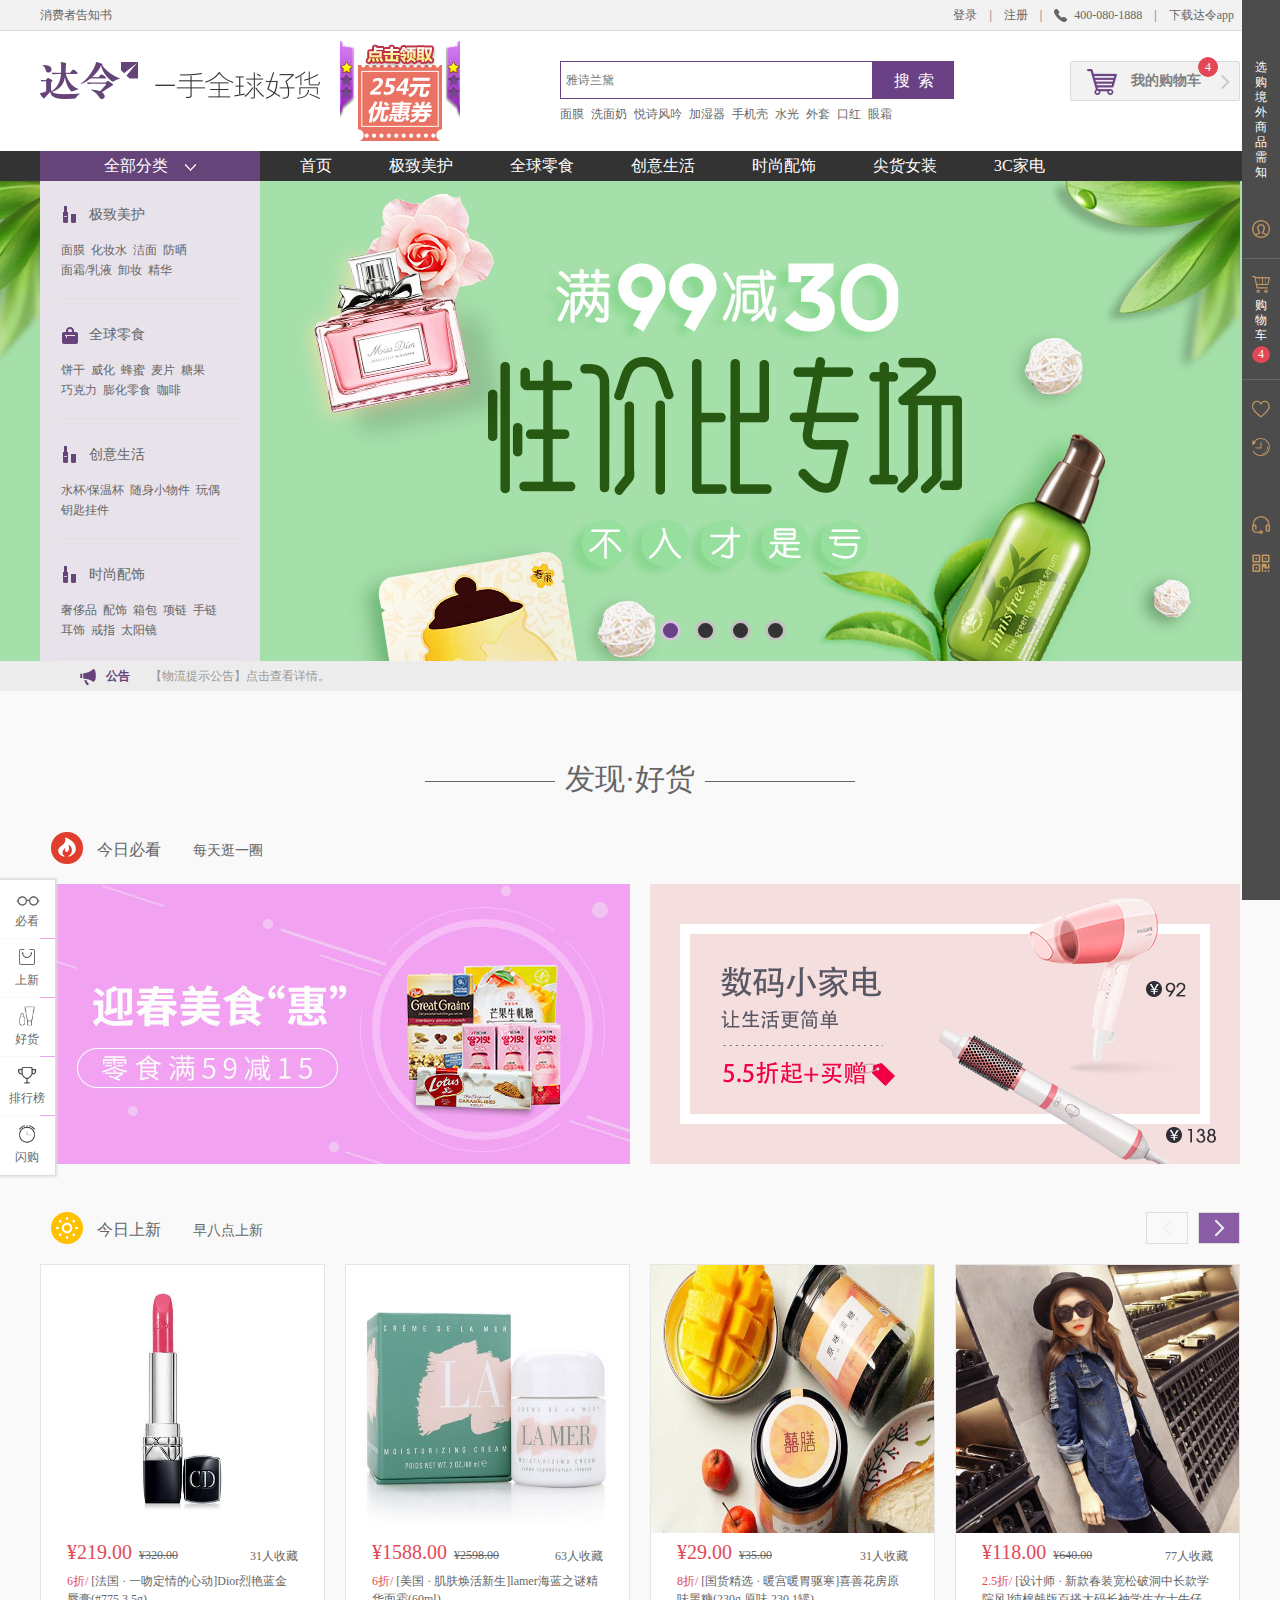
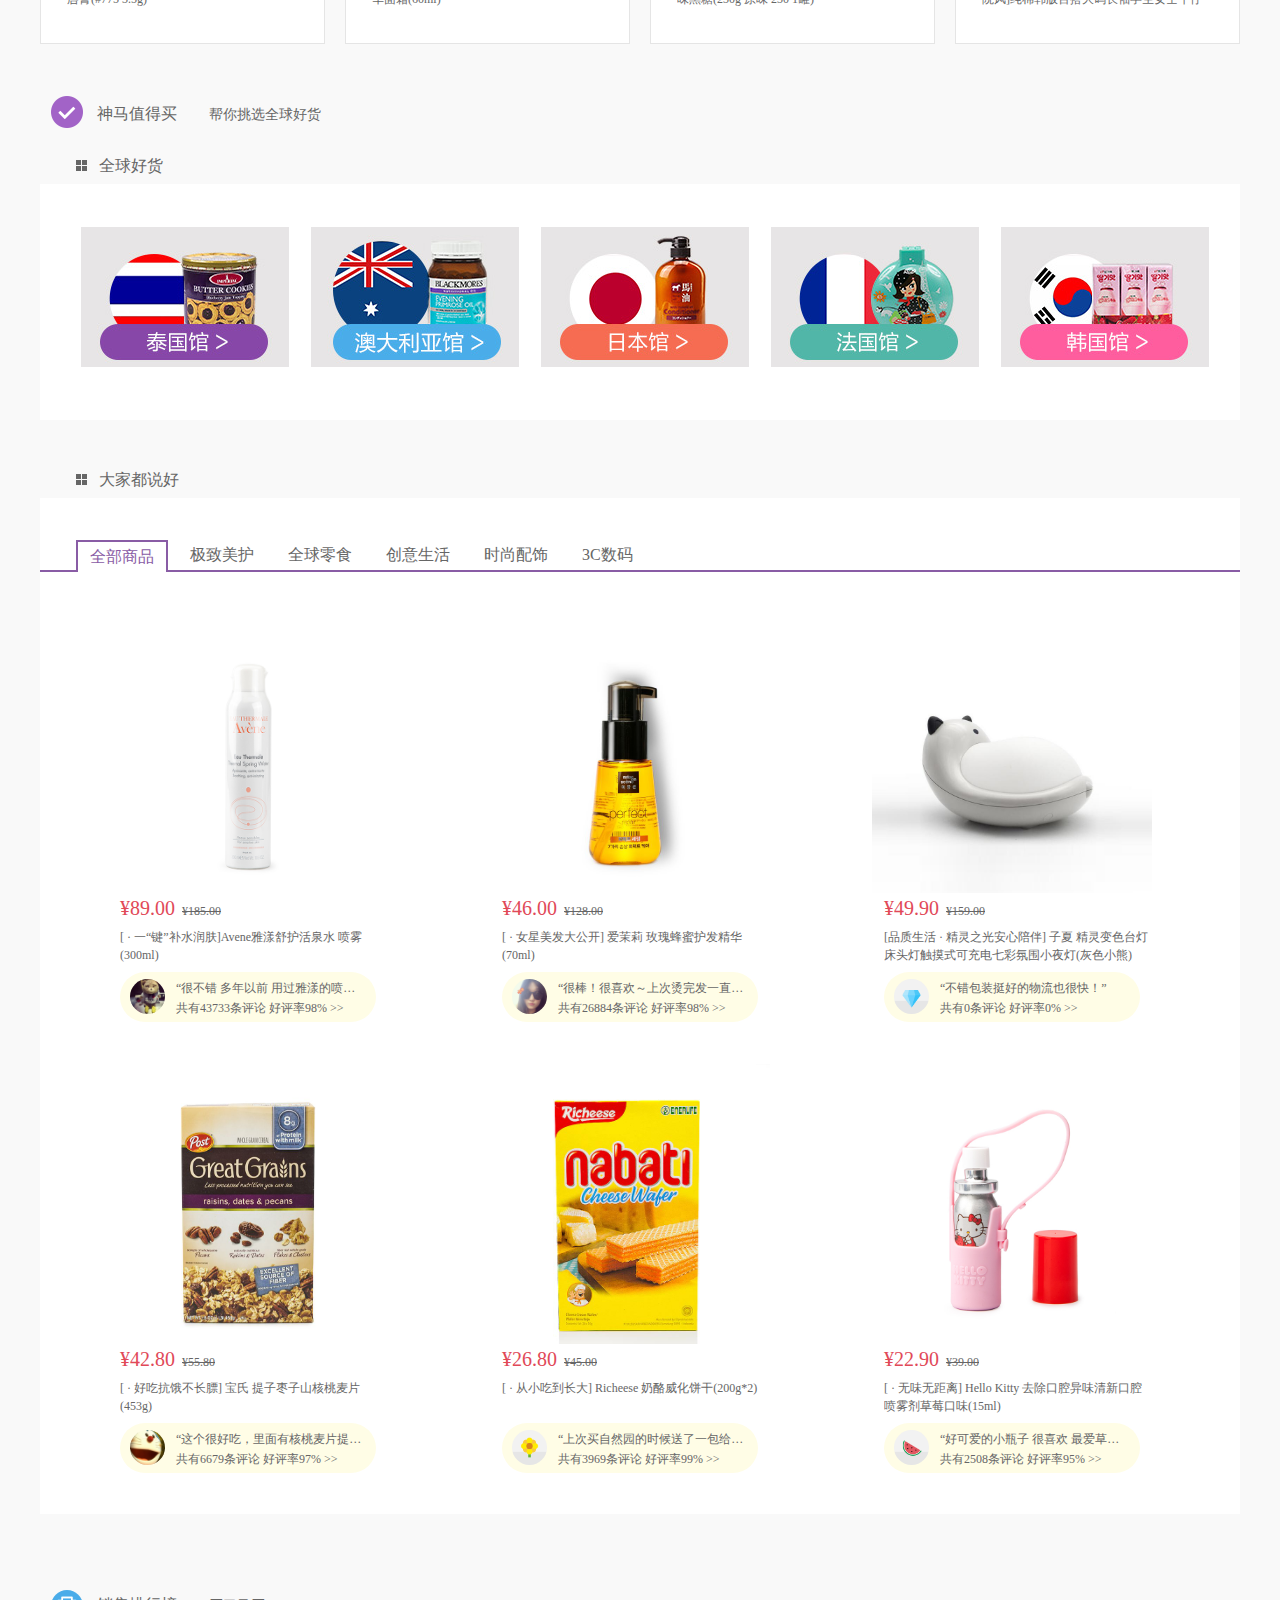
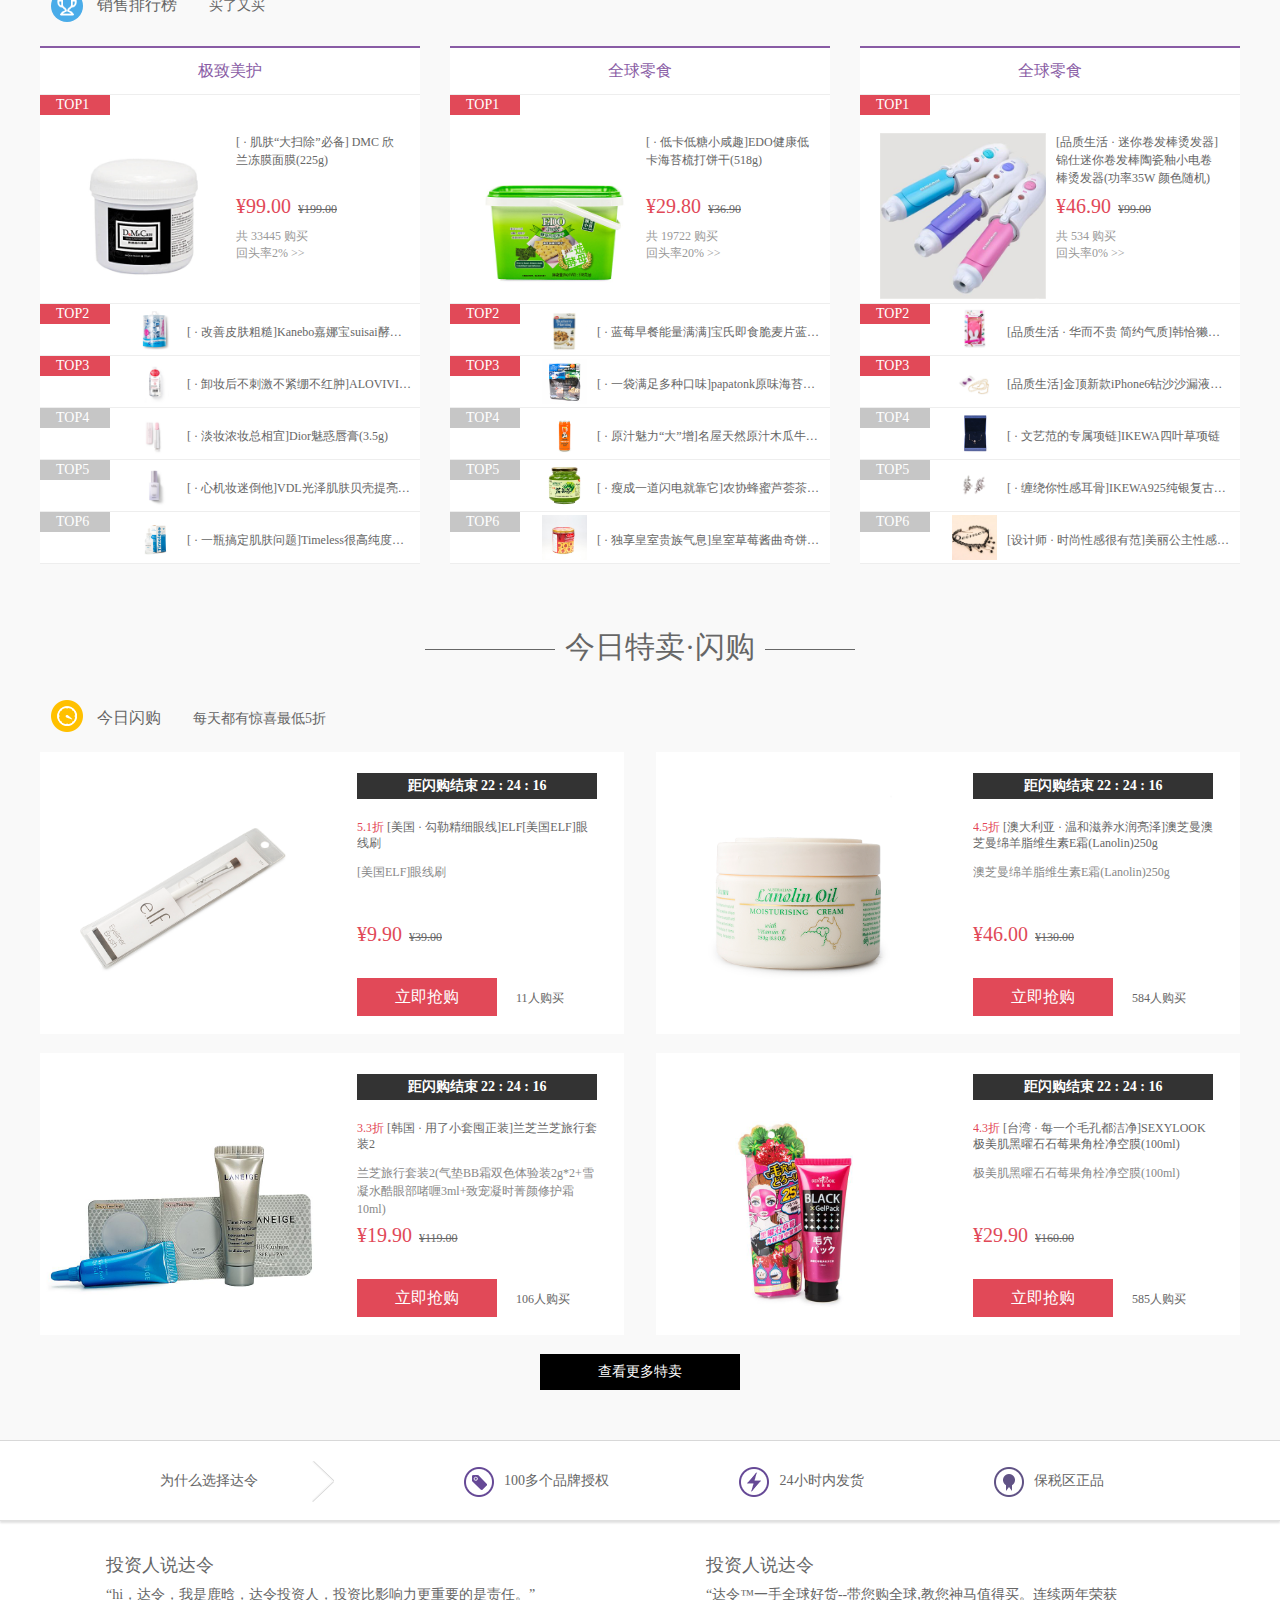
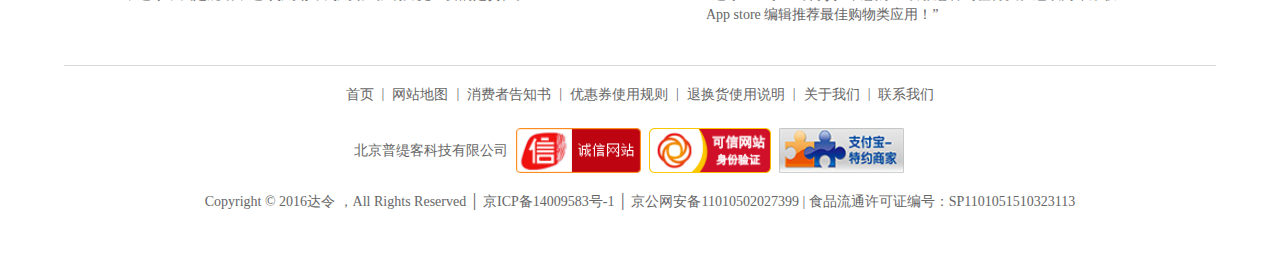
<file: 达令网/index.html>
<!DOCTYPE html>
<html lang="en">
<head>
	<meta charset="UTF-8">
	<link rel="icon" href="img/favicon.ico" type="image/x-icon" />
	<link type="text/css" rel="stylesheet" href="css/index.css">
	<link type="text/css" rel="stylesheet" href="css/all(header,footer).css">
	<script type="text/javascript" src="js/jquery-3.1.0.js"></script>
	<script type="text/javascript" src="js/jquery-3.1.0.min.js"></script>
	<script type="text/javascript" src="javascript/index.js"></script>
	<title>达令™一手全球好货-进口零食,美妆,创意生活-跨境购海淘APP网站_达令APP官网</title>
</head>
<body>
	<!-- 头部 -->
	<header>
		<div>
			<a href="#">消费者告知书</a>
			<ul class="header-right">
				<li><a href="login.html">登录</a></li>
				<li>|</li>
				<li><a href="login.html">注册</a></li>
				<li>|</li>
				<li>
					<i class="tel-icon"></i>
					400-080-1888
				</li>
				<li>|</li>
				<li>
					<a href="#">
						下载达令app
						<div class="app-img">
							<span class="arrow-up"></span>
							<div class="app-icon"></div>
						</div>
					</a>
				</li>
			</ul>
		</div>
	</header>
	
	<!-- 头部搜索区 -->
	<section class="top-search">
		<div>
			<!-- 网站logo -->
			<a href="index.html" class="logo"></a>
			<!-- 优惠券 -->
			<a href="#" class="top-coupon"></a>
			<div class="mysearch">
				<input type="text" placeholder="雅诗兰黛" class="search-txt">
				<input type="submit" value="搜  索" class="search-btn">
				<ul class="search-goods">
					<li><a href="#">面膜</a></li>
					<li><a href="#">洗面奶</a></li>
					<li><a href="#">悦诗风吟</a></li>
					<li><a href="#">加湿器</a></li>
					<li><a href="#">手机壳</a></li>
					<li><a href="#">水光</a></li>
					<li><a href="#">外套</a></li>
					<li><a href="#">口红</a></li>
					<li><a href="#">眼霜</a></li>
				</ul>
			</div>
			<div class="top-mycart">
				<a href="cart.html">我的购物车</a>
				<span class="mycart-count cart-num">4</span>
			</div>
		</div>
	</section>

	<!-- 商品列表+banner -->
	<section class="nav-banner">
		<!-- 商品导航条 -->
		<div class="goods-nav">
			<div>
				<!-- 竖行商品导航 -->
				<ul class="goods-nav1">
					<li class="goods-tit">
						全部分类
						<span class="icon-down"></span>
					</li>
					<li>
						<div class="goods-li-tit">
							<span></span>极致美护
						</div>
						<span class="arrow-more"></span>
						<ul class="goods-li-txt">
							<li><a href="#">面膜</a></li>
							<li><a href="#">化妆水</a></li>
							<li><a href="#">洁面</a></li>
							<li><a href="#">防晒</a></li>
							<li><a href="#">面霜/乳液</a></li>
							<li><a href="#">卸妆</a></li>
							<li><a href="#">精华</a></li>
						</ul>
						<div class="goods-more">
							<div class="goods-more1">
								<h3>极致美护</h3>
								<ul class="goods-more1-img">
									<li>
										<a href="#">
											<img src="img/goods-more1-img1.1.jpg" alt="">
										</a>
									</li>
									<li>
										<a href="#">
											<img src="img/goods-more1-img1.2.jpg" alt="">
										</a>
									</li>
									<li>
										<a href="#">
											<img src="img/goods-more1-img1.3.jpg" alt="">
										</a>
									</li>
									<li>
										<a href="#">
											<img src="img/goods-more1-img1.4.jpg" alt="">
										</a>
									</li>
								</ul>
							</div>
							<div class="goods-more2">
								<div class="goods-more2-left">
									<div class="more2-left-item">
										<span>面部护肤</span>
										<ul>
											<li><a href="#">面膜</a></li>
											<li><a href="#">化妆水</a></li>
											<li><a href="#">洁面</a></li>
											<li><a href="#">防晒</a></li>
											<li><a href="#">面霜/乳液</a></li>
											<li><a href="#">精华</a></li>
											<li><a href="#">眼部护理</a></li>
											<li><a href="#">护肤套装</a></li>
											<li><a href="#">唇部护理</a></li>
											<li><a href="#">精油</a></li>
											<li><a href="#">美妆工具</a></li>
											<li><a href="#">男士专区</a></li>
										</ul>
									</div>
									<div class="more2-left-item">
										<span>彩妆香氛</span>
										<ul>
											<li><a href="#">卸妆</a></li>
											<li><a href="#">女士香水</a></li>
											<li><a href="#">隔离/底妆</a></li>
											<li><a href="#">唇膏口红</a></li>
											<li><a href="#">眼妆/腮红</a></li>
											<li><a href="#">美甲</a></li>
										</ul>
									</div>
									<div class="more2-left-item">
										<span>个护保健</span>
										<ul>
											<li><a href="#">沐浴/体乳</a></li>
											<li><a href="#">洗发/护发</a></li>
											<li><a href="#">口腔护理</a></li>
											<li><a href="#">美体护理</a></li>
											<li><a href="#">手足护理</a></li>
											<li><a href="#">驱蚊凝露</a></li>
											<li><a href="#">女性卫生</a></li>
											<li><a href="#">保健品</a></li>
										</ul>
									</div>
								</div>
								<div class="goods-more2-right">
									<a href="#">
										<img src="img/goods-more1-right1.jpg" alt="">
									</a>
								</div>
							</div>
						</div>
					</li>
					<li>
						<div class="goods-li-tit">
							<span></span>全球零食
						</div>
						<span class="arrow-more"></span>
						<ul class="goods-li-txt">
							<li><a href="#">饼干</a></li>
							<li><a href="#">威化</a></li>
							<li><a href="#">蜂蜜</a></li>
							<li><a href="#">麦片</a></li>
							<li><a href="#">糖果</a></li>
							<li><a href="#">巧克力</a></li>
							<li><a href="#">膨化零食</a></li>
							<li><a href="#">咖啡</a></li>
						</ul>
						<div class="goods-more">
							<div class="goods-more1">
								<h3>全球零食</h3>
								<ul class="goods-more1-img">
									<li>
										<a href="#">
											<img src="img/goods-more1-img2.1.jpg" alt="">
										</a>
									</li>
									<li>
										<a href="#">
											<img src="img/goods-more1-img2.2.jpg" alt="">
										</a>
									</li>
									<li>
										<a href="#">
											<img src="img/goods-more1-img2.3.jpg" alt="">
										</a>
									</li>
									<li>
										<a href="#">
											<img src="img/goods-more1-img2.4.jpg" alt="">
										</a>
									</li>
								</ul>
							</div>
							<div class="goods-more2">
								<div class="goods-more2-left">
									<div class="more2-left-item">
										<span>饼干/糕点</span>
										<ul>
											<li><a href="#">饼干</a></li>
											<li><a href="#">威化</a></li>
											<li><a href="#">糕点</a></li>
											<li><a href="#">曲奇</a></li>
										</ul>
									</div>
									<div class="more2-left-item">
										<span>咖啡/冲饮</span>
										<ul>
											<li><a href="#">蜂蜜</a></li>
											<li><a href="#">麦片</a></li>
											<li><a href="#">咖啡</a></li>
											<li><a href="#">冲饮粉奶茶</a></li>
											<li><a href="#">茶/花果茶</a></li>
											<li><a href="#">养生柚子茶</a></li>
										</ul>
									</div>
									<div class="more2-left-item">
										<span>糖果/巧克力</span>
										<ul>
											<li><a href="#">糖果</a></li>
											<li><a href="#">巧克力</a></li>
										</ul>
									</div>
									<div class="more2-left-item">
										<span>休闲零食</span>
										<ul>
											<li><a href="#">膨化零食</a></li>
											<li><a href="#">薯片玉米片</a></li>
											<li><a href="#">海味即食</a></li>
											<li><a href="#">果冻/布丁</a></li>
											<li><a href="#">肉干/肉松</a></li>
											<li><a href="#">蜜饯</a></li>
										</ul>
									</div>
									<div class="more2-left-item">
										<span>果干/坚果</span>
										<ul>
											<li><a href="#">坚果</a></li>
											<li><a href="#">果干</a></li>
										</ul>
									</div>
									<div class="more2-left-item">
										<span>饮料/酒水</span>
										<ul>
											<li><a href="#">饮料</a></li>
											<li><a href="#">酒</a></li>
										</ul>
									</div>
								</div>
								<div class="goods-more2-right">
									<a href="#">
										<img src="img/goods-more1-right2.jpg" alt="">
									</a>
								</div>
							</div>
						</div>
					</li>
					<li>
						<div class="goods-li-tit">
							<span></span>创意生活
						</div>
						<span class="arrow-more"></span>
						<ul class="goods-li-txt">
							<li><a href="#">水杯/保温杯</a></li>
							<li><a href="#">随身小物件</a></li>
							<li><a href="#">玩偶</a></li>
							<li><a href="#">钥匙挂件</a></li>
						</ul>
						<div class="goods-more">
							<div class="goods-more1">
								<h3>创意生活</h3>
								<ul class="goods-more1-img">
									<li>
										<a href="#">
											<img src="img/goods-more1-img3.1.jpg" alt="">
										</a>
									</li>
									<li>
										<a href="#">
											<img src="img/goods-more1-img3.2.jpg" alt="">
										</a>
									</li>
									<li>
										<a href="#">
											<img src="img/goods-more1-img3.3.jpg" alt="">
										</a>
									</li>
									<li>
										<a href="#">
											<img src="img/goods-more1-img3.4.jpg" alt="">
										</a>
									</li>
								</ul>
							</div>
							<div class="goods-more2">
								<div class="goods-more2-left">
									<div class="more2-left-item">
										<span>厨房伴侣</span>
										<ul>
											<li><a href="#">水杯/保温杯</a></li>
											<li><a href="#">厨房配件</a></li>
											<li><a href="#">厨房清洁</a></li>
											<li><a href="#">水壶/净水壶</a></li>
											<li><a href="#">茶具</a></li>
											<li><a href="#">咖啡具/酒具</a></li>
											<li><a href="#">餐具</a></li>
										</ul>
									</div>
									<div class="more2-left-item">
										<span>创意礼物</span>
										<ul>
											<li><a href="#">随身小物件</a></li>
											<li><a href="#">玩偶</a></li>
											<li><a href="#">钥匙挂件</a></li>
											<li><a href="#">其他创意礼品</a></li>
										</ul>
									</div>
									<div class="more2-left-item">
										<span>个人护理</span>
										<ul>
											<li><a href="#">口腔护理</a></li>
											<li><a href="#">头发护理</a></li>
											<li><a href="#">身体护理</a></li>
											<li><a href="#">私密护理</a></li>
										</ul>
									</div>
									<div class="more2-left-item">
										<span>品质生活</span>
										<ul>
											<li><a href="#">衣物清洁</a></li>
											<li><a href="#">居室清洁</a></li>
											<li><a href="#">卫浴清洁</a></li>
											<li><a href="#">伞/雨具</a></li>
											<li><a href="#">除臭/芳香</a></li>
											<li><a href="#">收纳用品</a></li>
											<li><a href="#">卫浴用品</a></li>
											<li><a href="#">驱蚊/防蚊</a></li>
											<li><a href="#">纸品湿巾</a></li>
											<li><a href="#">汽车用品</a></li>
											<li><a href="#">宠物用品</a></li>
											<li><a href="#">健身器材</a></li>
											<li><a href="#">户外用品</a></li>
											<li><a href="#">家居服</a></li>
										</ul>
									</div>
									<div class="more2-left-item">
										<span>温馨家居</span>
										<ul>
											<li><a href="#">床品套件</a></li>
											<li><a href="#">抱枕靠垫</a></li>
											<li><a href="#">被子/毯子</a></li>
											<li><a href="#">毛巾浴巾</a></li>
											<li><a href="#">创意家居</a></li>
											<li><a href="#">香薰/蜡烛</a></li>
											<li><a href="#">装饰摆件</a></li>
											<li><a href="#">墙贴/装饰贴</a></li>
											<li><a href="#">相框/照片墙</a></li>
											<li><a href="#">钟表</a></li>
											<li><a href="#">其他家居用品</a></li>
										</ul>
									</div>
									<div class="more2-left-item">
										<span>趣味文具</span>
										<ul>
											<li><a href="#">记事本</a></li>
											<li><a href="#">笔</a></li>
											<li><a href="#">文具收纳</a></li>
											<li><a href="#">其他办公文具</a></li>
										</ul>
									</div>
								</div>
								<div class="goods-more2-right">
									<a href="#">
										<img src="img/goods-more1-right3.jpg" alt="">
									</a>
								</div>
							</div>
						</div>
					</li>
					<li>
						<div class="goods-li-tit">
							<span></span>时尚配饰
						</div>
						<span class="arrow-more"></span>
						<ul class="goods-li-txt">
							<li><a href="#">奢侈品</a></li>
							<li><a href="#">配饰</a></li>
							<li><a href="#">箱包</a></li>
							<li><a href="#">项链</a></li>
							<li><a href="#">手链</a></li>
							<li><a href="#">耳饰</a></li>
							<li><a href="#">戒指</a></li>
							<li><a href="#">太阳镜</a></li>
						</ul>
						<div class="goods-more">
							<div class="goods-more1">
								<h3>时尚配饰</h3>
								<ul class="goods-more1-img">
									<li>
										<a href="#">
											<img src="img/goods-more1-img4.1.jpg" alt="">
										</a>
									</li>
									<li>
										<a href="#">
											<img src="img/goods-more1-img4.2.jpg" alt="">
										</a>
									</li>
									<li>
										<a href="#">
											<img src="img/goods-more1-img4.3.jpg" alt="">
										</a>
									</li>
									<li>
										<a href="#">
											<img src="img/goods-more1-img4.4.jpg" alt="">
										</a>
									</li>
								</ul>
							</div>
							<div class="goods-more2">
								<div class="goods-more2-left">
									<div class="more2-left-item">
										<span>时尚配饰</span>
										<ul>
											<li><a href="#">奢侈品</a></li>
											<li><a href="#">配饰</a></li>
											<li><a href="#">箱包</a></li>
										</ul>
									</div>
									<div class="more2-left-item">
										<span>饰品</span>
										<ul>
											<li><a href="#">项链</a></li>
											<li><a href="#">手链</a></li>
											<li><a href="#">耳饰</a></li>
											<li><a href="#">戒指</a></li>
											<li><a href="#">太阳镜</a></li>
											<li><a href="#">腕表</a></li>
											<li><a href="#">发饰</a></li>
											<li><a href="#">“鹿”小物</a></li>
											<li><a href="#">毛衣链</a></li>
											<li><a href="#">其它配饰</a></li>
											<li><a href="#">镜架</a></li>
										</ul>
									</div>
									<div class="more2-left-item">
										<span>脚链</span>
										<ul>
											<li><a href="#">脚链</a></li>
										</ul>
									</div>
									<div class="more2-left-item">
										<span>轻奢</span>
										<ul>
											<li><a href="#">轻奢大包</a></li>
											<li><a href="#">轻奢小包</a></li>
											<li><a href="#">轻奢钱包</a></li>
											<li><a href="#">轻奢手包</a></li>
											<li><a href="#">轻奢男包</a></li>
											<li><a href="#">轻奢手表</a></li>
											<li><a href="#">轻奢眼镜</a></li>
											<li><a href="#">轻奢饰品</a></li>
											<li><a href="#">轻奢腰带</a></li>
											<li><a href="#">轻奢配件</a></li>
											<li><a href="#">轻奢鞋履</a></li>
										</ul>
									</div>
									<div class="more2-left-item">
										<span>包袋</span>
										<ul>
											<li><a href="#">双肩包</a></li>
											<li><a href="#">单肩包</a></li>
											<li><a href="#">手提包</a></li>
											<li><a href="#">钱包</a></li>
											<li><a href="#">拉杆箱</a></li>
											<li><a href="#">功能包</a></li>
											<li><a href="#">零钱包</a></li>
										</ul>
									</div>
									<div class="more2-left-item">
										<span>服饰配件</span>
										<ul>
											<li><a href="#">丝巾</a></li>
											<li><a href="#">帽子</a></li>
											<li><a href="#">袜子</a></li>
											<li><a href="#">手套</a></li>
											<li><a href="#">贴身衣物</a></li>
											<li><a href="#">腰带</a></li>
											<li><a href="#">其它服配</a></li>
											<li><a href="#">围巾</a></li>
										</ul>
									</div>
									<div class="more2-left-item">
										<span>鞋履</span>
										<ul>
											<li><a href="#">运动鞋</a></li>
											<li><a href="#">拖鞋</a></li>
											<li><a href="#">鞋</a></li>
										</ul>
									</div>
								</div>
								<div class="goods-more2-right">
									<a href="#">
										<img src="img/goods-more1-right4.jpg" alt="">
									</a>
								</div>
							</div>
						</div>
					</li>
				</ul>
				<!-- 横行商品导航 -->
				<ul class="goods-nav2">
					<li><a href="#">首页</a></li>
					<li><a href="#">极致美护</a></li>
					<li><a href="#">全球零食</a></li>
					<li><a href="#">创意生活</a></li>
					<li><a href="#">时尚配饰</a></li>
					<li><a href="#">尖货女装</a></li>
					<li><a href="#">3C家电</a></li>
				</ul>
			</div>
		</div>
		<!-- 海报 -->
		<div class="banner-box">
			<ul class="banner">
				<li class="banner-first"><a href="#"></a></li>
				<li><a href="#"></a></li>
				<li><a href="#"></a></li>
				<li><a href="#"></a></li>
			</ul>
			<div class="bannernum">
				<a id="a1" href="#"></a>
				<a id="a2" href="#"></a>
				<a id="a3" href="#"></a>
				<a id="a4" href="#"></a>
			</div>
			<div class="broadcast">
				<div>
					<img src="img/broadcast-icon.png" alt="">
					公告
				</div>
				<ul class="broadcast-box">
					<li class="msg1"><a href="#">【物流提示公告】点击查看详情。</a></li>
					<li><a href="#">【郑州保税仓公告】点击查看详情。</a></li>
				</ul>
			</div>
		</div>
	</section>
	
	<!-- 主内容区 -->
	<section class="main">
		<div>
			<!-- 标题——发现·好货 -->
			<div class="cont-title"><p>发现·好货</p></div>

			<!-- 今日必看 -->
			<div class="mustcheck">
				<p class="box-tit">
					<span class="chktit-icon boxtit-icon"></span>
					今日必看
					<span class="boxtit-txt">每天逛一圈</span>
				</p>
				<ul class="mustcheck-box">
					<li>
						<a href="#"></a>
					</li>
					<li>
						<a href="#"></a>
					</li>
				</ul>
			</div>

			<!-- 今日上新 -->
			<div class="news">
				<p class="box-tit">
					<span class="boxtit-icon newstit-icon"></span>
					今日上新
					<span class="boxtit-txt">早八点上新</span>
					<span class="tit-right">
						<a href="javascript:;" class="arrow-left"><img src="img/arrow-left.png" alt=""></a>
						<a href="javascript:;" class="arrow-right"><img src="img/arrow-right.png" alt=""></a>
					</span>
				</p>
				<div class="news-box">
					<ul>
						<li>
							<a href="#" class="news-box-img">
								<img src="img/news-img1.jpg" alt="">
								<div class="addcart">
									加入购物车
									<span class="cart-icon"></span>
								</div>
							</a>
							<div class="news-data">
								<!-- 商品价格 -->
								<p class="news-price">
									<span class="collect">31人收藏</span>
									<span class="newprice">¥219.00</span>
									<span class="oldprice">¥320.00</span>
								</p>
								<!-- 商品信息 -->
								<p class="news-msg">
									<span class="news-discount">6折/</span>
									<a href="#">[法国 · 一吻定情的心动]Dior烈艳蓝金唇膏(#775 3.5g)</a>
								</p>
							</div>
						</li>
						<li>
							<a href="#" class="news-box-img">
								<img src="img/news-img2.jpg" alt="">
								<div class="addcart">
									加入购物车
									<span class="cart-icon"></span>
								</div>
							</a>
							<div class="news-data">
								<!-- 商品价格 -->
								<p class="news-price">
									<span class="collect">63人收藏</span>
									<span class="newprice">¥1588.00</span>
									<span class="oldprice">¥2598.00</span>
								</p>
								<!-- 商品信息 -->
								<p class="news-msg">
									<span class="news-discount">6折/</span>
									<a href="#">[美国 · 肌肤焕活新生]lamer海蓝之谜精华面霜(60ml)</a>
								</p>
							</div>
						</li>
						<li>
							<a href="#" class="news-box-img">
								<img src="img/news-img3.jpg" alt="">
								<div class="addcart">
									加入购物车
									<span class="cart-icon"></span>
								</div>
							</a>
							<div class="news-data">
								<!-- 商品价格 -->
								<p class="news-price">
									<span class="collect">31人收藏</span>
									<span class="newprice">¥29.00</span>
									<span class="oldprice">¥35.00</span>
								</p>
								<!-- 商品信息 -->
								<p class="news-msg">
									<span class="news-discount">8折/</span>
									<a href="#">[国货精选 · 暖宫暖胃驱寒]喜善花房原味黑糖(230g 原味 230 1罐)</a>
								</p>
							</div>
						</li>
						<li>
							<a href="goodsMsg.html" class="news-box-img">
								<img src="img/news-img4.jpg" alt="">
								<div class="addcart">
									加入购物车
									<span class="cart-icon"></span>
								</div>
							</a>
							<div class="news-data">
								<!-- 商品价格 -->
								<p class="news-price">
									<span class="collect">77人收藏</span>
									<span class="newprice">¥118.00</span>
									<span class="oldprice">¥640.00</span>
								</p>
								<!-- 商品信息 -->
								<p class="news-msg">
									<span class="news-discount">2.5折/</span>
									<a href="#">[设计师 · 新款春装宽松破洞中长款学院风]纯棉韩版百搭大码长袖学生女士牛仔衣外套</a>
								</p>
							</div>
						</li>
						<li>
							<a href="#" class="news-box-img">
								<img src="img/news-img5.jpg" alt="">
								<div class="addcart">
									加入购物车
									<span class="cart-icon"></span>
								</div>
							</a>
							<div class="news-data">
								<!-- 商品价格 -->
								<p class="news-price">
									<span class="collect">57人收藏</span>
									<span class="newprice">¥33.00</span>
									<span class="oldprice">¥78.00</span>
								</p>
								<!-- 商品信息 -->
								<p class="news-msg">
									<span class="news-discount">4折/</span>
									<a href="#">[品质生活 · 好生活从细节开始]锦仕滚筒粘毛器可挂式斜撕粘毛器可替换粘尘(颜色随机 3个装（50撕*3）)</a>
								</p>
							</div>
						</li>
						<li>
							<a href="#" class="news-box-img">
								<img src="img/news-img6.jpg" alt="">
								<div class="addcart">
									加入购物车
									<span class="cart-icon"></span>
								</div>
							</a>
							<div class="news-data">
								<!-- 商品价格 -->
								<p class="news-price">
									<span class="collect">58人收藏</span>
									<span class="newprice">¥89.00</span>
									<span class="oldprice">¥389.00</span>
								</p>
								<!-- 商品信息 -->
								<p class="news-msg">
									<span class="news-discount">2折/</span>
									<a href="#">[设计师 · 气质女神还等什么]饰和你简约风个性造型几何珍珠耳钉(菱形白珠)</a>
								</p>
							</div>
						</li>
						<li>
							<a href="#" class="news-box-img">
								<img src="img/news-img7.jpg" alt="">
								<div class="addcart">
									加入购物车
									<span class="cart-icon"></span>
								</div>
							</a>
							<div class="news-data">
								<!-- 商品价格 -->
								<p class="news-price">
									<span class="collect">69人收藏</span>
									<span class="newprice">¥19.90</span>
									<span class="oldprice">¥39.00</span>
								</p>
								<!-- 商品信息 -->
								<p class="news-msg">
									<span class="news-discount">5折/</span>
									<a href="#">[设计师 · 气质女神还等什么]饰和你简约风个性造型几何珍珠耳钉(菱形白珠)</a>
								</p>
							</div>
						</li>
						<li>
							<a href="#" class="news-box-img">
								<img src="img/news-img8.jpg" alt="">
								<div class="addcart">
									加入购物车
									<span class="cart-icon"></span>
								</div>
							</a>
							<div class="news-data">
								<!-- 商品价格 -->
								<p class="news-price">
									<span class="collect">72人收藏</span>
									<span class="newprice">¥49.00</span>
									<span class="oldprice">¥179.00</span>
								</p>
								<!-- 商品信息 -->
								<p class="news-msg">
									<span class="news-discount">2折/</span>
									<a href="#">[设计师 · 没有耳洞也能戴]新米粒925银耳夹韩国潮款镶钻星星耳骨夹无耳洞耳钉(白金色)</a>
								</p>
							</div>
						</li>
					</ul>
				</div>
			</div>

			<!-- 神马值得买 -->
			<div class="worthbuy">
				<p class="box-tit">
					<span class="worthtit-icon boxtit-icon"></span>
					神马值得买
					<span class="boxtit-txt">帮你挑选全球好货</span>
				</p>
				<!-- 全球好货 -->
				<h3>
					<span class="ico-title-1"></span>
					全球好货
				</h3>
				<div class="worth-box1">
					<ul>
						<li><a href="#"><img src="img/country-img1.jpg" alt=""></a></li>
						<li><a href="#"><img src="img/country-img2.jpg" alt=""></a></li>
						<li><a href="#"><img src="img/country-img3.jpg" alt=""></a></li>
						<li><a href="#"><img src="img/country-img4.jpg" alt=""></a></li>
						<li><a href="#"><img src="img/country-img5.jpg" alt=""></a></li>
					</ul>
				</div>
				<!-- 大家都说好 -->
				<h3>
					<span class="ico-title-1"></span>
					大家都说好
				</h3>
				<div class="worth-box2">
					<div class="worth-box2-tit">
						<ul>
							<li class="box2-titli worth-box2-tit-hover1">全部商品</li>
							<li class="box2-titli">极致美护</li>
							<li class="box2-titli">全球零食</li>
							<li class="box2-titli">创意生活</li>
							<li class="box2-titli">时尚配饰</li>
							<li class="box2-titli">3C数码</li>
						</ul>
					</div>
					<div class="worth-box2-cont">
						<ul class="worthbuy-ul1">
							<li>
								<a href="#" class="worthbuy-goodsimg"><img src="img/worthbuy-ul1-li1.jpg" alt=""></a>
								<div class="worthbuy-data">
									<!-- 商品价格 -->
									<p class="news-price">
										<span class="newprice">¥89.00</span>
										<span class="oldprice">¥185.00</span>
									</p>
									<!-- 商品信息 -->
									<p class="news-msg">
										<a href="#">[ · 一“键”补水润肤]Avene雅漾舒护活泉水 喷雾(300ml)</a>
									</p>
								</div>
								<a href="#" class="user-speech">
									<div class="worthbuy-user"><img src="img/ul1-li1-user.jpg" alt=""></div>
									<div class="user-txt">
										<p>“很不错 多年以前 用过雅漾的喷雾 那年脸部都晒伤了  特别红 特别痛 用这个一晚上就好了  很神奇  非常好 推荐”</p>
										共有43733条评论 好评率98% >>
									</div>
								</a>
							</li>
							<li>
								<a href="#" class="worthbuy-goodsimg"><img src="img/worthbuy-ul1-li2.jpg" alt=""></a>
								<div class="worthbuy-data">
									<!-- 商品价格 -->
									<p class="news-price">
										<span class="newprice">¥46.00</span>
										<span class="oldprice">¥128.00</span>
									</p>
									<!-- 商品信息 -->
									<p class="news-msg">
										<a href="#">[ · 女星美发大公开] 爱茉莉 玫瑰蜂蜜护发精华(70ml)</a>
									</p>
								</div>
								<a href="#" class="user-speech">
									<div class="worthbuy-user"><img src="img/ul1-li2-user.jpg" alt=""></div>
									<div class="user-txt">
										<p>“很棒！很喜欢～上次烫完发一直都发梢一直都很干很燥，用上好多了，支持！谁让咱有鹿董呢”</p>
										共有26884条评论 好评率98% >>
									</div>
								</a>
							</li>
							<li>
								<a href="#" class="worthbuy-goodsimg"><img src="img/worthbuy-ul1-li3.jpg" alt=""></a>
								<div class="worthbuy-data">
									<!-- 商品价格 -->
									<p class="news-price">
										<span class="newprice">¥49.90</span>
										<span class="oldprice">¥159.00</span>
									</p>
									<!-- 商品信息 -->
									<p class="news-msg">
										<a href="#">[品质生活 · 精灵之光安心陪伴] 子夏 精灵变色台灯床头灯触摸式可充电七彩氛围小夜灯(灰色小熊)</a>
									</p>
								</div>
								<a href="#" class="user-speech">
									<div class="worthbuy-user"><img src="img/ul1-li3-user.jpg" alt=""></div>
									<div class="user-txt">
										<p>“不错包装挺好的物流也很快！”</p>
										共有0条评论 好评率0% >>
									</div>
								</a>
							</li>
							<li>
								<a href="#" class="worthbuy-goodsimg"><img src="img/worthbuy-ul1-li4.jpg" alt=""></a>
								<div class="worthbuy-data">
									<!-- 商品价格 -->
									<p class="news-price">
										<span class="newprice">¥42.80</span>
										<span class="oldprice">¥55.80</span>
									</p>
									<!-- 商品信息 -->
									<p class="news-msg">
										<a href="#">[ · 好吃抗饿不长膘] 宝氏 提子枣子山核桃麦片(453g)</a>
									</p>
								</div>
								<a href="#" class="user-speech">
									<div class="worthbuy-user"><img src="img/ul1-li4-user.jpg" alt=""></div>
									<div class="user-txt">
										<p>“这个很好吃，里面有核桃麦片提子，营养很不错”</p>
										共有6679条评论 好评率97% >>
									</div>
								</a>
							</li>
							<li>
								<a href="#" class="worthbuy-goodsimg"><img src="img/worthbuy-ul1-li5.jpg" alt=""></a>
								<div class="worthbuy-data">
									<!-- 商品价格 -->
									<p class="news-price">
										<span class="newprice">¥26.80</span>
										<span class="oldprice">¥45.00</span>
									</p>
									<!-- 商品信息 -->
									<p class="news-msg">
										<a href="#">[ · 从小吃到长大] Richeese 奶酪威化饼干(200g*2)</a>
									</p>
								</div>
								<a href="#" class="user-speech">
									<div class="worthbuy-user"><img src="img/ul1-li5-user.jpg" alt=""></div>
									<div class="user-txt">
										<p>“上次买自然园的时候送了一包给我，觉得很好吃，所以现在有自己买了两大盒，够吃一阵了。”</p>
										共有3969条评论 好评率99% >>
									</div>
								</a>
							</li>
							<li>
								<a href="#" class="worthbuy-goodsimg"><img src="img/worthbuy-ul1-li6.jpg" alt=""></a>
								<div class="worthbuy-data">
									<!-- 商品价格 -->
									<p class="news-price">
										<span class="newprice">¥22.90</span>
										<span class="oldprice">¥39.00</span>
									</p>
									<!-- 商品信息 -->
									<p class="news-msg">
										<a href="#">[ · 无味无距离] Hello Kitty 去除口腔异味清新口腔喷雾剂草莓口味(15ml)</a>
									</p>
								</div>
								<a href="#" class="user-speech">
									<div class="worthbuy-user"><img src="img/ul1-li6-user.jpg" alt=""></div>
									<div class="user-txt">
										<p>“好可爱的小瓶子 很喜欢 最爱草莓味”</p>
										共有2508条评论 好评率95% >>
									</div>
								</a>
							</li>
						</ul>
						<ul class="worthbuy-ul2">
							<li>
								<a href="#" class="worthbuy-goodsimg"><img src="img/worthbuy-ul2-li1.jpg" alt=""></a>
								<div class="worthbuy-data">
									<!-- 商品价格 -->
									<p class="news-price">
										<span class="newprice">¥79.00</span>
										<span class="oldprice">¥135.00</span>
									</p>
									<!-- 商品信息 -->
									<p class="news-msg">
										<a href="#">[ · 让你不做干皮人] Clinie 美迪惠尔NMF针剂水库面膜(25ml/片*10片)(多种版本随机发货)</a>
									</p>
								</div>
								<a href="#" class="user-speech">
									<div class="worthbuy-user"><img src="img/ul2-li1-user.jpg" alt=""></div>
									<div class="user-txt">
										<p>“很喜欢的面膜”</p>
										共有44371条评论 好评率97% >>
									</div>
								</a>
							</li>
							<li>
								<a href="#" class="worthbuy-goodsimg"><img src="img/worthbuy-ul2-li2.jpg" alt=""></a>
								<div class="worthbuy-data">
									<!-- 商品价格 -->
									<p class="news-price">
										<span class="newprice">¥89.90</span>
										<span class="oldprice">¥228.00</span>
									</p>
									<!-- 商品信息 -->
									<p class="news-msg">
										<a href="#">[ · 妆容就得清爽卸] Bioderma 净妍洁肤液(500ml)</a>
									</p>
								</div>
								<a href="#" class="user-speech">
									<div class="worthbuy-user"><img src="img/ul2-li2-user.jpg" alt=""></div>
									<div class="user-txt">
										<p>“物流安全 东西行货 价格实惠 下次继续购买”</p>
										共有21559条评论 好评率98% >>
									</div>
								</a>
							</li>
							<li>
								<a href="#" class="worthbuy-goodsimg"><img src="img/worthbuy-ul2-li3.jpg" alt=""></a>
								<div class="worthbuy-data">
									<!-- 商品价格 -->
									<p class="news-price">
										<span class="newprice">¥59.90</span>
										<span class="oldprice">¥128.00</span>
									</p>
									<!-- 商品信息 -->
									<p class="news-msg">
										<a href="#">[ · 双唇的补水库] DHC 唇部补水保湿橄榄润唇膏(无色1.5g)</a>
									</p>
								</div>
								<a href="#" class="user-speech">
									<div class="worthbuy-user"><img src="img/ul2-li3-user.jpg" alt=""></div>
									<div class="user-txt">
										<p>“好用！真的消唇纹 涂上也没有泛油光的感觉”</p>
										共有9734条评论 好评率97% >>
									</div>
								</a>
							</li>
							<li>
								<a href="#" class="worthbuy-goodsimg"><img src="img/worthbuy-ul2-li4.jpg" alt=""></a>
								<div class="worthbuy-data">
									<!-- 商品价格 -->
									<p class="news-price">
										<span class="newprice">¥119.00</span>
										<span class="oldprice">¥199.00</span>
									</p>
									<!-- 商品信息 -->
									<p class="news-msg">
										<a href="#">[ · 改善皮肤粗糙] Kanebo 嘉娜宝suisai酵素洗颜粉(0.4g/粒*32粒)</a>
									</p>
								</div>
								<a href="#" class="user-speech">
									<div class="worthbuy-user"><img src="img/ul2-li4-user.jpg" alt=""></div>
									<div class="user-txt">
										<p>“达令实在太好用了，而且优惠卷多多，用完优惠卷的价格真是惊呆了我，而且相信是正品”</p>
										共有11749条评论 好评率97% >>
									</div>
								</a>
							</li>
							<li>
								<a href="#" class="worthbuy-goodsimg"><img src="img/worthbuy-ul2-li5.jpg" alt=""></a>
								<div class="worthbuy-data">
									<!-- 商品价格 -->
									<p class="news-price">
										<span class="newprice">¥35.00</span>
										<span class="oldprice">¥58.00</span>
									</p>
									<!-- 商品信息 -->
									<p class="news-msg">
										<span>满减</span>
										<a href="#">[ · 温和洁面更放心] Cetaphil 丝塔芙洁面乳(118ml)</a>
									</p>
								</div>
								<a href="#" class="user-speech">
									<div class="worthbuy-user"><img src="img/ul2-li5-user.jpg" alt=""></div>
									<div class="user-txt">
										<p>“哈，很温和的一款洗面奶，一直都很想买来用的，感觉还是很不错的，价格比官网的还便宜，很喜欢。”</p>
										共有8152条评论 好评率95% >>
									</div>
								</a>
							</li>
							<li>
								<a href="#" class="worthbuy-goodsimg"><img src="img/worthbuy-ul2-li6.jpg" alt=""></a>
								<div class="worthbuy-data">
									<!-- 商品价格 -->
									<p class="news-price">
										<span class="newprice">¥88.00</span>
										<span class="oldprice">¥102.00</span>
									</p>
									<!-- 商品信息 -->
									<p class="news-msg">
										<a href="#">[香港 · 补水控油还更优惠] Innisfree 悦诗风吟绿茶洗面奶1支+火山泥洗面奶1支(150ml*2))</a>
									</p>
								</div>
								<a href="#" class="user-speech">
									<div class="worthbuy-user"><img src="img/ul2-li6-user.jpg" alt=""></div>
									<div class="user-txt">
										<p>“之前用过火山泥的洗面奶，这次搞活动，好实惠，想都不想就下单了”</p>
										共有524条评论 好评率90% >>
									</div>
								</a>
							</li>
						</ul>
						<ul class="worthbuy-ul3">
							<li>
								<a href="#" class="worthbuy-goodsimg"><img src="img/worthbuy-ul3-li1.jpg" alt=""></a>
								<div class="worthbuy-data">
									<!-- 商品价格 -->
									<p class="news-price">
										<span class="newprice">¥54.80</span>
										<span class="oldprice">¥59.00</span>
									</p>
									<!-- 商品信息 -->
									<p class="news-msg">
										<a href="#">[ · 融化在咖啡香里] 猫头鹰牌 低脂即溶咖啡(900g)</a>
									</p>
								</div>
								<a href="#" class="user-speech">
									<div class="worthbuy-user"><img src="img/ul3-li1-user.jpg" alt=""></div>
									<div class="user-txt">
										<p>“味道不错，配上牛奶更香醇”</p>
										共有3605条评论 好评率97% >>
									</div>
								</a>
							</li>
							<li>
								<a href="#" class="worthbuy-goodsimg"><img src="img/worthbuy-ul3-li2.jpg" alt=""></a>
								<div class="worthbuy-data">
									<!-- 商品价格 -->
									<p class="news-price">
										<span class="newprice">¥32.90</span>
										<span class="oldprice">¥35.80</span>
									</p>
									<!-- 商品信息 -->
									<p class="news-msg">
										<a href="#">[ · 元气满满吃黑糖] 虎标 红枣桂圆黑糖(150g)</a>
									</p>
								</div>
								<a href="#" class="user-speech">
									<div class="worthbuy-user"><img src="img/ul3-li2-user.jpg" alt=""></div>
									<div class="user-txt">
										<p>“还不错，买给女朋友的 。”</p>
										共有2151条评论 好评率96% >>
									</div>
								</a>
							</li>
							<li>
								<a href="#" class="worthbuy-goodsimg"><img src="img/worthbuy-ul3-li3.jpg" alt=""></a>
								<div class="worthbuy-data">
									<!-- 商品价格 -->
									<p class="news-price">
										<span class="newprice">¥42.00</span>
										<span class="oldprice">¥58.00</span>
									</p>
									<!-- 商品信息 -->
									<p class="news-msg">
										<a href="#">[ · 美颜健康喝奶奶] 宾格瑞 哈密瓜味牛奶 饮料(200ml*6)</a>
									</p>
								</div>
								<a href="#" class="user-speech">
									<div class="worthbuy-user"><img src="img/ul3-li3-user.jpg" alt=""></div>
									<div class="user-txt">
										<p>“给弟弟买的，之前只喝过芒果牛奶和香蕉牛奶，不知道这款新出的哈密瓜牛奶怎么样，等他喝了告诉我再追评～”</p>
										共有2186条评论 好评率96% >>
									</div>
								</a>
							</li>
							<li>
								<a href="#" class="worthbuy-goodsimg"><img src="img/worthbuy-ul3-li4.jpg" alt=""></a>
								<div class="worthbuy-data">
									<!-- 商品价格 -->
									<p class="news-price">
										<span class="newprice">¥38.80</span>
										<span class="oldprice">¥41.10</span>
									</p>
									<!-- 商品信息 -->
									<p class="news-msg">
										<a href="#">[ · 汤味鲜美面饼筋道] 三养 筋道滑爽辣白菜拉面(120g*5)</a>
									</p>
								</div>
								<a href="#" class="user-speech">
									<div class="worthbuy-user"><img src="img/ul3-li4-user.jpg" alt=""></div>
									<div class="user-txt">
										<p>“好吃，我一大早就煮着吃了！”</p>
										共有1375条评论 好评率96% >>
									</div>
								</a>
							</li>
							<li>
								<a href="#" class="worthbuy-goodsimg"><img src="img/worthbuy-ul3-li5.jpg" alt=""></a>
								<div class="worthbuy-data">
									<!-- 商品价格 -->
									<p class="news-price">
										<span class="newprice">¥43.80</span>
										<span class="oldprice">¥45.00</span>
									</p>
									<!-- 商品信息 -->
									<p class="news-msg">
										<a href="#">[ · 韩剧迷的炸酱面] 八道 酱味十足 八道御膳炸酱面(200g*4)</a>
									</p>
								</div>
								<a href="#" class="user-speech">
									<div class="worthbuy-user"><img src="img/ul3-li5-user.jpg" alt=""></div>
									<div class="user-txt">
										<p>“挺好吃哒，比较喜欢”</p>
										共有854条评论 好评率97% >>
									</div>
								</a>
							</li>
							<li>
								<a href="#" class="worthbuy-goodsimg"><img src="img/worthbuy-ul3-li6.jpg" alt=""></a>
								<div class="worthbuy-data">
									<!-- 商品价格 -->
									<p class="news-price">
										<span class="newprice">¥32.80</span>
										<span class="oldprice">¥35.60</span>
									</p>
									<!-- 商品信息 -->
									<p class="news-msg">
										<a href="#">[ · 舌尖PARTY开起来] 莱亚 口感丰富精选混装华夫饼干(400g)</a>
									</p>
								</div>
								<a href="#" class="user-speech">
									<div class="worthbuy-user"><img src="img/ul3-li6-user.jpg" alt=""></div>
									<div class="user-txt">
										<p>“好吃，甜，脆。”</p>
										共有4873条评论 好评率93% >>
									</div>
								</a>
							</li>
						</ul>
						<ul class="worthbuy-ul4">
							<li>
								<a href="#" class="worthbuy-goodsimg"><img src="img/worthbuy-ul4-li1.jpg" alt=""></a>
								<div class="worthbuy-data">
									<!-- 商品价格 -->
									<p class="news-price">
										<span class="newprice">¥193.00</span>
										<span class="oldprice">¥299.00</span>
									</p>
									<!-- 商品信息 -->
									<p class="news-msg">
										<a href="#">[中国 · 呈现完美妆容] MUID 智能触控化妆镜收纳台灯-蓝色(216*176*255mm 薄荷绿, 薄荷绿)</a>
									</p>
								</div>
								<a href="#" class="user-speech">
									<div class="worthbuy-user"><img src="img/ul3-li1-user.jpg" alt=""></div>
									<div class="user-txt">
										<p>“我觉得这是我用过的最喜欢的化妆镜，方便不说，还可以当台灯用”</p>
										共有203条评论 好评率98% >>
									</div>
								</a>
							</li>
							<li>
								<a href="#" class="worthbuy-goodsimg"><img src="img/worthbuy-ul4-li2.jpg" alt=""></a>
								<div class="worthbuy-data">
									<!-- 商品价格 -->
									<p class="news-price">
										<span class="newprice">¥64.00</span>
										<span class="oldprice">¥159.00</span>
									</p>
									<!-- 商品信息 -->
									<p class="news-msg">
										<a href="#">[品质生活 · 黄金质感防水设计] 美非凡 24K黄金美容棒震动器(金色)</a>
									</p>
								</div>
								<a href="#" class="user-speech">
									<div class="worthbuy-user"><img src="img/ul3-li2-user.jpg" alt=""></div>
									<div class="user-txt">
										<p>“还没看到明显效果，不过用着挺舒服的。”</p>
										共有4条评论 好评率100% >>
									</div>
								</a>
							</li>
							<li>
								<a href="#" class="worthbuy-goodsimg"><img src="img/worthbuy-ul4-li3.jpg" alt=""></a>
								<div class="worthbuy-data">
									<!-- 商品价格 -->
									<p class="news-price">
										<span class="newprice">¥26.00</span>
										<span class="oldprice">¥89.00</span>
									</p>
									<!-- 商品信息 -->
									<p class="news-msg">
										<a href="#">[品质生活 · 比双手更温柔] 子夏 手动去黑头洁面刷 带底座软毛洗脸刷 卸妆毛刷(粉色)</a>
									</p>
								</div>
								<a href="#" class="user-speech">
									<div class="worthbuy-user"><img src="img/ul3-li3-user.jpg" alt=""></div>
									<div class="user-txt">
										<p>“好用，好用！”</p>
										共有317条评论 好评率96% >>
									</div>
								</a>
							</li>
							<li>
								<a href="#" class="worthbuy-goodsimg"><img src="img/worthbuy-ul4-li4.jpg" alt=""></a>
								<div class="worthbuy-data">
									<!-- 商品价格 -->
									<p class="news-price">
										<span class="newprice">¥178.00</span>
										<span class="oldprice">¥498.00</span>
									</p>
									<!-- 商品信息 -->
									<p class="news-msg">
										<a href="#">[设计师 · 专为情侣定制] 新米粒 韩国创意新款1314情侣保温杯 不锈钢对杯(500ML 礼盒2只套</a>
									</p>
								</div>
								<a href="#" class="user-speech">
									<div class="worthbuy-user"><img src="img/ul3-li4-user.jpg" alt=""></div>
									<div class="user-txt">
										<p>“收到宝贝真的惊呆了。美到不要不要的。杯身是磨砂的 手感好到爆炸。喜欢这种简单的黑白配。”</p>
										共有1375条评论 好评率98% >>
									</div>
								</a>
							</li>
							<li>
								<a href="#" class="worthbuy-goodsimg"><img src="img/worthbuy-ul4-li5.jpg" alt=""></a>
								<div class="worthbuy-data">
									<!-- 商品价格 -->
									<p class="news-price">
										<span class="newprice">¥28.80</span>
										<span class="oldprice">¥69.00</span>
									</p>
									<!-- 商品信息 -->
									<p class="news-msg">
										<a href="#">[品质生活 · 小牛陪你吃早餐] 子夏 奶牛早餐杯陶瓷杯马克杯办水杯可爱奶牛带盖带勺(随机)</a>
									</p>
								</div>
								<a href="#" class="user-speech">
									<div class="worthbuy-user"><img src="img/ul3-li5-user.jpg" alt=""></div>
									<div class="user-txt">
										<p>“做工很好，很精致，杯子很可爱！”</p>
										共有117条评论 好评率96% >>
									</div>
								</a>
							</li>
							<li>
								<a href="#" class="worthbuy-goodsimg"><img src="img/worthbuy-ul4-li6.jpg" alt=""></a>
								<div class="worthbuy-data">
									<!-- 商品价格 -->
									<p class="news-price">
										<span class="newprice">¥149.00</span>
										<span class="oldprice">¥399.00</span>
									</p>
									<!-- 商品信息 -->
									<p class="news-msg">
										<a href="#">[ · 创意人性零食收纳] Artiart 妙趣果盘零食碗组合</a>
									</p>
								</div>
								<a href="#" class="user-speech">
									<div class="worthbuy-user"><img src="img/ul3-li6-user.jpg" alt=""></div>
									<div class="user-txt">
										<p>“非常漂亮，放水果放干果都很好”</p>
										共有72条评论 好评率100% >>
									</div>
								</a>
							</li>
						</ul>
						<ul class="worthbuy-ul5">
							<li>
								<a href="#" class="worthbuy-goodsimg"><img src="img/worthbuy-ul5-li1.jpg" alt=""></a>
								<div class="worthbuy-data">
									<!-- 商品价格 -->
									<p class="news-price">
										<span class="newprice">¥59.00</span>
										<span class="oldprice">¥119.00</span>
									</p>
									<!-- 商品信息 -->
									<p class="news-msg">
										<a href="#">[设计师 · 女神必备潮品] 钢铁老爷 日韩国简约皇冠锁骨链(银色)</a>
									</p>
								</div>
								<a href="#" class="user-speech">
									<div class="worthbuy-user"><img src="img/ul2-li1-user.jpg" alt=""></div>
									<div class="user-txt">
										<p>“”</p>
										共有0条评论 好评率0% >>
									</div>
								</a>
							</li>
							<li>
								<a href="#" class="worthbuy-goodsimg"><img src="img/worthbuy-ul5-li2.jpg" alt=""></a>
								<div class="worthbuy-data">
									<!-- 商品价格 -->
									<p class="news-price">
										<span class="newprice">¥28.90</span>
										<span class="oldprice">¥49.00</span>
									</p>
									<!-- 商品信息 -->
									<p class="news-msg">
										<a href="#">[设计师 · 清新甜美的蝴蝶结] 饰和你 韩版时尚珍珠蝴蝶结耳钉(黑色)</a>
									</p>
								</div>
								<a href="#" class="user-speech">
									<div class="worthbuy-user"><img src="img/ul2-li2-user.jpg" alt=""></div>
									<div class="user-txt">
										<p>“”</p>
										共有0条评论 好评率0% >>
									</div>
								</a>
							</li>
							<li>
								<a href="#" class="worthbuy-goodsimg"><img src="img/worthbuy-ul5-li3.jpg" alt=""></a>
								<div class="worthbuy-data">
									<!-- 商品价格 -->
									<p class="news-price">
										<span class="newprice">¥48.00</span>
										<span class="oldprice">¥119.00</span>
									</p>
									<!-- 商品信息 -->
									<p class="news-msg">
										<a href="#">[中国 · 专注于糖果色] IKEWA 韩版简约几何三角形耳钉耳环女(糖果色)</a>
									</p>
								</div>
								<a href="#" class="user-speech">
									<div class="worthbuy-user"><img src="img/ul2-li3-user.jpg" alt=""></div>
									<div class="user-txt">
										<p>“”</p>
										共有0条评论 好评率0% >>
									</div>
								</a>
							</li>
							<li>
								<a href="#" class="worthbuy-goodsimg"><img src="img/worthbuy-ul5-li4.jpg" alt=""></a>
								<div class="worthbuy-data">
									<!-- 商品价格 -->
									<p class="news-price">
										<span class="newprice">¥39.00</span>
										<span class="oldprice">¥229.00</span>
									</p>
									<!-- 商品信息 -->
									<p class="news-msg">
										<a href="#">[设计师 · 简约百搭时尚风] 石玥珠宝 S925银精致耳钩YAN00125(白色)</a>
									</p>
								</div>
								<a href="#" class="user-speech">
									<div class="worthbuy-user"><img src="img/ul2-li4-user.jpg" alt=""></div>
									<div class="user-txt">
										<p>“”</p>
										共有0条评论 好评率0% >>
									</div>
								</a>
							</li>
							<li>
								<a href="#" class="worthbuy-goodsimg"><img src="img/worthbuy-ul5-li5.jpg" alt=""></a>
								<div class="worthbuy-data">
									<!-- 商品价格 -->
									<p class="news-price">
										<span class="newprice">¥65.00</span>
										<span class="oldprice">¥339.00</span>
									</p>
									<!-- 商品信息 -->
									<p class="news-msg">
										<span>满减</span>
										<a href="#">[品质生活 · 纯银鹿粉必备] sunny sk 925纯银鹿角项链韩版一“鹿”有你(925银镀黄金)</a>
									</p>
								</div>
								<a href="#" class="user-speech">
									<div class="worthbuy-user"><img src="img/ul2-li5-user.jpg" alt=""></div>
									<div class="user-txt">
										<p>“”</p>
										共有0条评论 好评率0% >>
									</div>
								</a>
							</li>
							<li>
								<a href="#" class="worthbuy-goodsimg"><img src="img/worthbuy-ul5-li6.jpg" alt=""></a>
								<div class="worthbuy-data">
									<!-- 商品价格 -->
									<p class="news-price">
										<span class="newprice">¥32.00</span>
										<span class="oldprice">¥88.00</span>
									</p>
									<!-- 商品信息 -->
									<p class="news-msg">
										<a href="#">[品质生活 · 气质女神必备] 子夏 韩国s925银针耳环 小雏菊花后挂式耳钉(玫瑰金)</a>
									</p>
								</div>
								<a href="#" class="user-speech">
									<div class="worthbuy-user"><img src="img/ul2-li6-user.jpg" alt=""></div>
									<div class="user-txt">
										<p>“”</p>
										共有0条评论 好评率0% >>
									</div>
								</a>
							</li>
						</ul>
						<ul class="worthbuy-ul6">
							<li>
								<a href="#" class="worthbuy-goodsimg"><img src="img/worthbuy-ul6-li1.jpg" alt=""></a>
								<div class="worthbuy-data">
									<!-- 商品价格 -->
									<p class="news-price">
										<span class="newprice">¥998.00</span>
										<span class="oldprice">¥1299.00</span>
									</p>
									<!-- 商品信息 -->
									<p class="news-msg">
										<a href="#">[ · 年轻就要精彩即现] 富士趣奇俏 便携迷你数码打印机instax SHARE SP-1(白色)</a>
									</p>
								</div>
								<a href="#" class="user-speech">
									<div class="worthbuy-user"><img src="img/ul1-li1-user.jpg" alt=""></div>
									<div class="user-txt">
										<p>“真的炒鸡方便，打了超多哥哥照片，相册都放不下了”</p>
										共有73条评论 好评率95% >>
									</div>
								</a>
							</li>
							<li>
								<a href="#" class="worthbuy-goodsimg"><img src="img/worthbuy-ul6-li2.jpg" alt=""></a>
								<div class="worthbuy-data">
									<!-- 商品价格 -->
									<p class="news-price">
										<span class="newprice">¥528.00</span>
										<span class="oldprice">¥748.00</span>
									</p>
									<!-- 商品信息 -->
									<p class="news-msg">
										<a href="#">[ · 还原现场音质] Skullcandy 丛林主题头戴式耳机 (灰色)</a>
									</p>
								</div>
								<a href="#" class="user-speech">
									<div class="worthbuy-user"><img src="img/ul1-li2-user.jpg" alt=""></div>
									<div class="user-txt">
										<p>“本以为是样子货，结果真的很好，音质不错，听Dj再嗨的都能驾驭，用iphone的也不用担心，控制键兼容ios原配的所有功能，长按能通过siri直接拨打电话，支持控制换曲和暂停，很赞，果断五颗星”</p>
										共有20条评论 好评率95% >>
									</div>
								</a>
							</li>
							<li>
								<a href="#" class="worthbuy-goodsimg"><img src="img/worthbuy-ul6-li3.jpg" alt=""></a>
								<div class="worthbuy-data">
									<!-- 商品价格 -->
									<p class="news-price">
										<span class="newprice">¥898.00</span>
										<span class="oldprice">¥1199.00</span>
									</p>
									<!-- 商品信息 -->
									<p class="news-msg">
										<a href="#">[ · 补充水分 不伤发质] 松下 松下双离子电吹风(EH-NA45/红色)</a>
									</p>
								</div>
								<a href="#" class="user-speech">
									<div class="worthbuy-user"><img src="img/ul1-li3-user.jpg" alt=""></div>
									<div class="user-txt">
										<p>“还没用，就做活动直降230元，东西虽好，可心里小有不爽”</p>
										共有14条评论 好评率93% >>
									</div>
								</a>
							</li>
							<li>
								<a href="#" class="worthbuy-goodsimg"><img src="img/worthbuy-ul6-li4.jpg" alt=""></a>
								<div class="worthbuy-data">
									<!-- 商品价格 -->
									<p class="news-price">
										<span class="newprice">¥598.00</span>
										<span class="oldprice">¥699.00</span>
									</p>
									<!-- 商品信息 -->
									<p class="news-msg">
										<a href="#">[ · 皮肤嫩的能挤出水] 松下 松下离子蒸汽美容器EH-SA31(粉色)</a>
									</p>
								</div>
								<a href="#" class="user-speech">
									<div class="worthbuy-user"><img src="img/ul1-li4-user.jpg" alt=""></div>
									<div class="user-txt">
										<p>“看着东西质量还好，说明书很详细，感觉不错”</p>
										共有5条评论 好评率80% >>
									</div>
								</a>
							</li>
							<li>
								<a href="#" class="worthbuy-goodsimg"><img src="img/worthbuy-ul6-li5.jpg" alt=""></a>
								<div class="worthbuy-data">
									<!-- 商品价格 -->
									<p class="news-price">
										<span class="newprice">¥128.00</span>
										<span class="oldprice">¥199.00</span>
									</p>
									<!-- 商品信息 -->
									<p class="news-msg">
										<a href="#">[品质生活 · 它就是颜值高] SENEFAI 多功能电子人体秤SH6166(白色)</a>
									</p>
								</div>
								<a href="#" class="user-speech">
									<div class="worthbuy-user"><img src="img/ul1-li5-user.jpg" alt=""></div>
									<div class="user-txt">
										<p>“我这个怎么一到脂肪含量这里就出现错误，啥都跳不出来，好奇怪，体重是能秤的”</p>
										共有74条评论 好评率99% >>
									</div>
								</a>
							</li>
							<li>
								<a href="#" class="worthbuy-goodsimg"><img src="img/worthbuy-ul6-li6.jpg" alt=""></a>
								<div class="worthbuy-data">
									<!-- 商品价格 -->
									<p class="news-price">
										<span class="newprice">¥798.00</span>
										<span class="oldprice">¥899.00</span>
									</p>
									<!-- 商品信息 -->
									<p class="news-msg">
										<a href="#">[ · 想怎么吹就怎么吹] 松下 松下纳米水离子电吹风EH-NA60(黑色)</a>
									</p>
								</div>
								<a href="#" class="user-speech">
									<div class="worthbuy-user"><img src="img/ul1-li6-user.jpg" alt=""></div>
									<div class="user-txt">
										<p>“吹后头发挺顺滑不干燥”</p>
										共有10条评论 好评率80% >>
									</div>
								</a>
							</li>
						</ul>
					</div>
				</div>
			</div>
			
			<!-- 销售排行榜 -->
			<div class="ranking">
				<p class="box-tit">
					<span class="rankingtit-icon boxtit-icon"></span>
					销售排行榜
					<span class="boxtit-txt">买了又买</span>
				</p>
				<ul class="rankingbox rankingbox1">
					<li class="ranking-tit">极致美护</li>
					<li class="rankingbox-li-hover">
						<span class="top">TOP1</span>
						<a href="#" class="ranking-img"><img src="img/ranking1-img1.jpg" alt=""></a>
						<div class="ranking-data">
							<p><a href="#">[ · 肌肤“大扫除”必备] DMC 欣兰冻膜面膜(225g)</a></p>
							<div class="ranking-data-new">
								<p class="price">
									<span class="newprice">¥99.00</span>
									<span class="oldprice">¥199.00</span>
								</p>
								<p class="state">
									共 33445 购买<br>
									<a href="#">回头率2% >></a>
								</p>
							</div>
						</div>
					</li>
					<li class="rankingbox-li-before">
						<span class="top">TOP2</span>
						<a href="#" class="ranking-img"><img src="img/ranking1-img2.jpg" alt=""></a>
						<div class="ranking-data">
							<p><a href="#">[ · 改善皮肤粗糙]Kanebo嘉娜宝suisai酵素洗颜粉(0.4g/粒*32粒)</a></p>
							<div class="ranking-data-new">
								<p class="price">
									<span class="newprice">¥119.00</span>
									<span class="oldprice">¥199.00</span>
								</p>
								<p class="state">
									共 23161 购买<br>
									<a href="#">回头率0% >></a>
								</p>
							</div>
						</div>
					</li>
					<li class="rankingbox-li-before">
						<span class="top">TOP3</span>
						<a href="#" class="ranking-img"><img src="img/ranking1-img3.jpg" alt=""></a>
						<div class="ranking-data">
							<p><a href="#">[ · 卸妆后不刺激不紧绷不红肿]ALOVIVI皇后四效合一卸妆水(500ml) </a></p>
							<div class="ranking-data-new">
								<p class="price">
									<span class="newprice">¥59.90</span>
									<span class="oldprice">¥109.00</span>
								</p>
								<p class="state">
									共 28333 购买<br>
									<a href="#">回头率0% >></a>
								</p>
							</div>
						</div>
					</li>
					<li class="rankingbox-li-before">
						<span class="down">TOP4</span>
						<a href="#" class="ranking-img"><img src="img/ranking1-img4.jpg" alt=""></a>
						<div class="ranking-data">
							<p><a href="#">[ · 淡妆浓妆总相宜]Dior魅惑唇膏(3.5g)</a></p>
							<div class="ranking-data-new">
								<p class="price">
									<span class="newprice">¥249.00</span>
									<span class="oldprice">¥300.00</span>
								</p>
								<p class="state">
									共 14497 购买<br>
									<a href="#">回头率3% >></a>
								</p>
							</div>
						</div>
					</li>
					<li class="rankingbox-li-before">
						<span class="down">TOP5</span>
						<a href="#" class="ranking-img"><img src="img/ranking1-img5.jpg" alt=""></a>
						<div class="ranking-data">
							<p><a href="#">[ · 心机妆迷倒他]VDL光泽肌肤贝壳提亮液(30ml)</a></p>
							<div class="ranking-data-new">
								<p class="price">
									<span class="newprice">¥89.00</span>
									<span class="oldprice">¥219.00</span>
								</p>
								<p class="state">
									共 23767 购买<br>
									<a href="#">回头率0% >></a>
								</p>
							</div>
						</div>
					</li>
					<li class="rankingbox-li-before">
						<span class="down">TOP6</span>
						<a href="#" class="ranking-img"><img src="img/ranking1-img6.jpg" alt=""></a>
						<div class="ranking-data">
							<p><a href="#">[ · 一瓶搞定肌肤问题]Timeless很高纯度玻尿酸(30ml)</a></p>
							<div class="ranking-data-new">
								<p class="price">
									<span class="newprice">¥59.00</span>
									<span class="oldprice">¥103.00</span>
								</p>
								<p class="state">
									共 24786 购买<br>
									<a href="#">回头率0% >></a>
								</p>
							</div>
						</div>
					</li>
				</ul>
				<ul class="rankingbox  rankingbox2">
					<li class="ranking-tit">全球零食</li>
					<li class="rankingbox-li-hover">
						<span class="top">TOP1</span>
						<a href="#" class="ranking-img"><img src="img/ranking2-img1.jpg" alt=""></a>
						<div class="ranking-data">
							<p><a href="#">[ · 低卡低糖小咸趣]EDO健康低卡海苔梳打饼干(518g)</a></p>
							<div class="ranking-data-new">
								<p class="price">
									<span class="newprice">¥29.80</span>
									<span class="oldprice">¥36.90</span>
								</p>
								<p class="state">
									共 19722 购买<br>
									<a href="#">回头率20% >></a>
								</p>
							</div>
						</div>
					</li>
					<li class="rankingbox-li-before">
						<span class="top">TOP2</span>
						<a href="#" class="ranking-img"><img src="img/ranking2-img2.jpg" alt=""></a>
						<div class="ranking-data">
							<p><a href="#">[ · 蓝莓早餐能量满满]宝氏即食脆麦片蓝莓早餐麦片(382g)</a></p>
							<div class="ranking-data-new">
								<p class="price">
									<span class="newprice">¥39.80</span>
									<span class="oldprice">¥45.00</span>
								</p>
								<p class="state">
									共 10499 购买<br>
									<a href="#">回头率22% >></a>
								</p>
							</div>
						</div>
					</li>
					<li class="rankingbox-li-before">
						<span class="top">TOP3</span>
						<a href="#" class="ranking-img"><img src="img/ranking2-img3.jpg" alt=""></a>
						<div class="ranking-data">
							<p><a href="#">[ · 一袋满足多种口味]papatonk原味海苔味虾片组合装</a></p>
							<div class="ranking-data-new">
								<p class="price">
									<span class="newprice">¥28.80</span>
									<span class="oldprice">¥38.00</span>
								</p>
								<p class="state">
									共 5643 购买<br>
									<a href="#">回头率24% >></a>
								</p>
							</div>
						</div>
					</li>
					<li class="rankingbox-li-before">
						<span class="down">TOP4</span>
						<a href="#" class="ranking-img"><img src="img/ranking2-img4.jpg" alt=""></a>
						<div class="ranking-data">
							<p><a href="#">[ · 原汁魅力“大”增]名屋天然原汁木瓜牛乳(500ml)</a></p>
							<div class="ranking-data-new">
								<p class="price">
									<span class="newprice">¥14.80</span>
									<span class="oldprice">¥15.00</span>
								</p>
								<p class="state">
									共 5196 购买<br>
									<a href="#">回头率29% >></a>
								</p>
							</div>
						</div>
					</li>
					<li class="rankingbox-li-before">
						<span class="down">TOP5</span>
						<a href="#" class="ranking-img"><img src="img/ranking2-img5.jpg" alt=""></a>
						<div class="ranking-data">
							<p><a href="#">[ · 瘦成一道闪电就靠它]农协蜂蜜芦荟茶(1000g)</a></p>
							<div class="ranking-data-new">
								<p class="price">
									<span class="newprice">¥54.80</span>
									<span class="oldprice">¥59.00</span>
								</p>
								<p class="state">
									共 3375 购买<br>
									<a href="#">回头率7% >></a>
								</p>
							</div>
						</div>
					</li>
					<li class="rankingbox-li-before">
						<span class="down">TOP6</span>
						<a href="#" class="ranking-img"><img src="img/ranking2-img6.jpg" alt=""></a>
						<div class="ranking-data">
							<p><a href="#">[ · 独享皇室贵族气息]皇室草莓酱曲奇饼干(450g)</a></p>
							<div class="ranking-data-new">
								<p class="price">
									<span class="newprice">¥38.00</span>
									<span class="oldprice">¥49.00</span>
								</p>
								<p class="state">
									共 2676 购买<br>
									<a href="#">回头率19% >></a>
								</p>
							</div>
						</div>
					</li>
				</ul>
				<ul class="rankingbox  rankingbox3">
					<li class="ranking-tit">全球零食</li>
					<li class="rankingbox-li-hover">
						<span class="top">TOP1</span>
						<a href="#" class="ranking-img"><img src="img/ranking3-img1.jpg" alt=""></a>
						<div class="ranking-data">
							<p><a href="#">[品质生活 · 迷你卷发棒烫发器]锦仕迷你卷发棒陶瓷釉小电卷棒烫发器(功率35W 颜色随机)</a></p>
							<div class="ranking-data-new">
								<p class="price">
									<span class="newprice">¥46.90</span>
									<span class="oldprice">¥99.00</span>
								</p>
								<p class="state">
									共 534 购买<br>
									<a href="#">回头率0% >></a>
								</p>
							</div>
						</div>
					</li>
					<li class="rankingbox-li-before">
						<span class="top">TOP2</span>
						<a href="#" class="ranking-img"><img src="img/ranking3-img2.jpg" alt=""></a>
						<div class="ranking-data">
							<p><a href="#">[品质生活 · 华而不贵 简约气质]韩恰獭兔毛球手机壳iPhone6/6S (粉色)</a></p>
							<div class="ranking-data-new">
								<p class="price">
									<span class="newprice">¥26.00</span>
									<span class="oldprice">¥58.00</span>
								</p>
								<p class="state">
									共 389 购买<br>
									<a href="#">回头率5% >></a>
								</p>
							</div>
						</div>
					</li>
					<li class="rankingbox-li-before">
						<span class="top">TOP3</span>
						<a href="#" class="ranking-img"><img src="img/ranking3-img3.jpg" alt=""></a>
						<div class="ranking-data">
							<p><a href="#">[品质生活]金顶新款iPhone6钻沙沙漏液体手机壳 (紫色)</a></p>
							<div class="ranking-data-new">
								<p class="price">
									<span class="newprice">¥44.90</span>
									<span class="oldprice">¥90.00</span>
								</p>
								<p class="state">
									共 367 购买<br>
									<a href="#">回头率2% >></a>
								</p>
							</div>
						</div>
					</li>
					<li class="rankingbox-li-before">
						<span class="down">TOP4</span>
						<a href="#" class="ranking-img"><img src="img/ranking3-img4.jpg" alt=""></a>
						<div class="ranking-data">
							<p><a href="#">[ · 文艺范的专属项链]IKEWA四叶草项链</a></p>
							<div class="ranking-data-new">
								<p class="price">
									<span class="newprice">¥66.00</span>
									<span class="oldprice">¥132.00</span>
								</p>
								<p class="state">
									共 450 购买<br>
									<a href="#">回头率2% >></a>
								</p>
							</div>
						</div>
					</li>
					<li class="rankingbox-li-before">
						<span class="down">TOP5</span>
						<a href="#" class="ranking-img"><img src="img/ranking3-img5.jpg" alt=""></a>
						<div class="ranking-data">
							<p><a href="#">[ · 缠绕你性感耳骨]IKEWA925纯银复古藤蔓树叶耳骨夹</a></p>
							<div class="ranking-data-new">
								<p class="price">
									<span class="newprice">¥39.00</span>
									<span class="oldprice">¥135.00</span>
								</p>
								<p class="state">
									共 395 购买<br>
									<a href="#">回头率2% >></a>
								</p>
							</div>
						</div>
					</li>
					<li class="rankingbox-li-before">
						<span class="down">TOP6</span>
						<a href="#" class="ranking-img"><img src="img/ranking3-img6.jpg" alt=""></a>
						<div class="ranking-data">
							<p><a href="#">[设计师 · 时尚性感很有范]美丽公主性感黑色蕾丝流苏锁骨链(赠品单拍不发货)</a></p>
							<div class="ranking-data-new">
								<p class="price">
									<span class="newprice">¥199.00</span>
									<span class="oldprice">¥199.00</span>
								</p>
								<p class="state">
									共 285 购买<br>
									<a href="#">回头率0% >></a>
								</p>
							</div>
						</div>
					</li>
				</ul>
			</div>
			
			<!-- 今日特卖·闪购 -->
			<div class="cont-title"><p>今日特卖·闪购</p></div>

			<!-- 今日特卖 -->
			<div class="sales">
				<p class="box-tit">
					<span class="saletit-icon boxtit-icon"></span>
					今日闪购
					<span class="boxtit-txt">每天都有惊喜最低5折</span>
				</p>
				<div class="sale-box">
					<ul class="toflash">
						<li>
							<a href="#" class="toflash-img"><img src="img/toflash-img1.jpg" alt=""></a>
							<div class="toflash-data">
								<div class="timeout">
									距闪购结束
									<span class="hours">00</span>
									<span> : </span>
									<span class="minutes">00</span>
									<span> : </span>
									<span class="seconds">00</span>
								</div>
								<!-- 商品信息 -->
								<p class="news-msg toflash-msg">
									<span class="news-discount">5.1折</span>
									<a href="#">[美国 · 勾勒精细眼线]ELF[美国ELF]眼线刷</a>
								</p>
								<!-- 商品名 -->
								<p class="toflash-name">[美国ELF]眼线刷</p>
								<!-- 商品价格 -->
								<p class="news-price">
									<span class="newprice">¥9.90</span>
									<span class="oldprice">¥39.00</span>
								</p>
								<div class="sold-box">
									<a href="#">立即抢购</a>
									<span class="solded">11人购买</span>
								</div>
							</div>
						</li>
						<li>
							<a href="#" class="toflash-img"><img src="img/toflash-img2.jpg" alt=""></a>
							<div class="toflash-data">
								<div class="timeout">
									距闪购结束
									<span class="hours">00</span>
									<span> : </span>
									<span class="minutes">00</span>
									<span> : </span>
									<span class="seconds">00</span>
								</div>
								<!-- 商品信息 -->
								<p class="news-msg toflash-msg">
									<span class="news-discount">4.5折</span>
									<a href="#">[澳大利亚 · 温和滋养水润亮泽]澳芝曼澳芝曼绵羊脂维生素E霜(Lanolin)250g</a>
								</p>
								<!-- 商品名 -->
								<p class="toflash-name">澳芝曼绵羊脂维生素E霜(Lanolin)250g</p>
								<!-- 商品价格 -->
								<p class="news-price">
									<span class="newprice">¥46.00</span>
									<span class="oldprice">¥130.00</span>
								</p>
								<div class="sold-box">
									<a href="#">立即抢购</a>
									<span class="solded">584人购买</span>
								</div>
							</div>
						</li>
						<li>
							<a href="#" class="toflash-img"><img src="img/toflash-img3.jpg" alt=""></a>
							<div class="toflash-data">
								<div class="timeout">
									距闪购结束
									<span class="hours">00</span>
									<span> : </span>
									<span class="minutes">00</span>
									<span> : </span>
									<span class="seconds">00</span>
								</div>
								<!-- 商品信息 -->
								<p class="news-msg toflash-msg">
									<span class="news-discount">3.3折</span>
									<a href="#">[韩国 · 用了小套囤正装]兰芝兰芝旅行套装2</a>
								</p>
								<!-- 商品名 -->
								<p class="toflash-name">兰芝旅行套装2(气垫BB霜双色体验装2g*2+雪凝水酷眼部啫喱3ml+致宠凝时菁颜修护霜10ml)</p>
								<!-- 商品价格 -->
								<p class="news-price">
									<span class="newprice">¥19.90</span>
									<span class="oldprice">¥119.00</span>
								</p>
								<div class="sold-box">
									<a href="#">立即抢购</a>
									<span class="solded">106人购买</span>
								</div>
							</div>
						</li>
						<li>
							<a href="#" class="toflash-img"><img src="img/toflash-img4.jpg" alt=""></a>
							<div class="toflash-data">
								<div class="timeout">
									距闪购结束
									<span class="hours">00</span>
									<span> : </span>
									<span class="minutes">00</span>
									<span> : </span>
									<span class="seconds">00</span>
								</div>
								<!-- 商品信息 -->
								<p class="news-msg toflash-msg">
									<span class="news-discount">4.3折</span>
									<a href="#">[台湾 · 每一个毛孔都洁净]SEXYLOOK极美肌黑曜石石莓果角栓净空膜(100ml)</a>
								</p>
								<!-- 商品名 -->
								<p class="toflash-name">极美肌黑曜石石莓果角栓净空膜(100ml)</p>
								<!-- 商品价格 -->
								<p class="news-price">
									<span class="newprice">¥29.90</span>
									<span class="oldprice">¥160.00</span>
								</p>
								<div class="sold-box">
									<a href="#">立即抢购</a>
									<span class="solded">585人购买</span>
								</div>
							</div>
						</li>
					</ul>
					<a href="#" class="toflash-more">查看更多特卖</a>
				</div>
			</div>

		</div>
	</section>
	
	<!-- 底部 -->
	<footer>
		<div class="footer-promise">
			<ul>
				<li>
					为什么选择达令
					<span class="arrow-left"></span>
				</li>
				<li>
					<span class="promise-icon"></span>
					100多个品牌授权
				</li>
				<li>
					<span class="promise-icon"></span>
					24小时内发货
				</li>
				<li>
					<span class="promise-icon"></span>
					保税区正品
				</li>
			</ul>
		</div>
		<!-- 投资人 -->
		<div class="footer-investor">
			<dl>
				<dt>投资人说达令</dt>
				<dd>“hi，达令，我是鹿晗，达令投资人，投资比影响力更重要的是责任。”</dd>
			</dl>
			<dl>
				<dt>投资人说达令</dt>
				<dd>“达令™一手全球好货--带您购全球,教您神马值得买。连续两年荣获<br>App store 编辑推荐最佳购物类应用！”</dd>
			</dl>
		</div>
		<div class="footer-copyright">
			<ul class="footer-ul">
				<li><a href="#">首页</a></li>
				<li>|</li>
				<li><a href="#">网站地图</a></li>
				<li>|</li>
				<li><a href="#">消费者告知书</a></li>
				<li>|</li>
				<li><a href="#">优惠券使用规则</a></li>
				<li>|</li>
				<li><a href="#">退换货使用说明</a></li>
				<li>|</li>
				<li><a href="#">关于我们</a></li>
				<li>|</li>
				<li><a href="#">联系我们</a></li>
			</ul>
			<ul class="footer-ul2">
				<li>北京普缇客科技有限公司</li>
				<li><a href="#"><img src="img/footer-img1.png" alt=""></a></li>
				<li><a href="#"><img src="img/footer-img2.png" alt=""></a></li>
				<li><a href="#"><img src="img/footer-img3.jpg" alt=""></a></li>
			</ul>
			<p>Copyright © 2016达令 ，All Rights Reserved │ 京ICP备14009583号-1 │ 京公网安备11010502027399 | 食品流通许可证编号：SP1101051510323113 </p>
		</div>
	</footer>

	<!-- 侧边栏 -->
	<aside class="fixed-box">
		<div class="fixed-right">
			<span>选购境外商品需知</span>
			<div class="fr-myaccount fr-slidebar">
				<a href="#"><i class="fr-iconfont iconfont2"></i></a>
				<a href="#" class="fr-more myaccount">
					我的账户
					<div class="diamond">◆</div>
				</a>
			</div>
			<div class="fr-mycart">
				<a href="cart.html">
					<i class="fr-iconfont"></i>
					<span>购物车</span>
					<div><span class="cart-num">4</span></div>
				</a>
			</div>
			<div class="fr-mycollect fr-slidebar">
				<a href="#"><i class="fr-iconfont iconfont2"></i></a>
				<a href="#" class="fr-more">
					我的收藏
					<div class="diamond">◆</div>
				</a>
			</div>
			<div class="fr-mybrowse fr-slidebar">
				<a href="#"><i class="fr-iconfont iconfont2"></i></a>
				<a href="#" class="fr-more">
					浏览记录
					<div class="diamond">◆</div>
				</a>
			</div>
			<div class="fr-myservice fr-slidebar">
				<a href="#"><i class="fr-iconfont iconfont2"></i></a>
				<a href="#" class="fr-more">
					线上客服
					<div class="diamond">◆</div>
				</a>
			</div>
			<div class="fr-myweixin fr-slidebar">
				<a href="#"><i class="fr-iconfont iconfont2"></i></a>
				<a href="#" class="fr-weixin">
					<img src="img/app-erweima.png" alt="">
					<div class="diamond">◆</div>
				</a>
			</div>
			<div class="fr-gotop fr-slidebar">
				<a href="#">
					<i class="fr-iconfont iconfont2"></i>
					<span>TOP</span>
				</a>
			</div>
		</div>
		<ul class="fixed-left">
			<li>
				<a href="#">
					<i class="iconfont3"></i>
					必看
				</a>
			</li>
			<li>
				<a href="#">
					<i class="iconfont3"></i>
					上新
				</a>
			</li>
			<li>
				<a href="#">
					<i class="iconfont3"></i>
					好货
				</a>
			</li>
			<li>
				<a href="#">
					<i class="iconfont3"></i>
					排行榜
				</a>
			</li>
			<li>
				<a href="#">
					<i class="iconfont3"></i>
					闪购
				</a>
			</li>
		</ul>
	</aside>

	<!-- 顶部固定搜索框 -->
	<section class="fixed-search">
		<div>
			<!-- 网站logo -->
			<a href="#" class="logo fixed-logo"></a>
			<div class="mysearch fixed-box">
				<input type="text" placeholder="雅诗兰黛" class="search-txt">
				<input type="submit" value="搜  索" class="search-btn">
			</div>
			<div class="top-mycart fixed-mycart">
				<a href="#">我的购物车</a>
				<span class="mycart-count cart-num">4</span>
			</div>
		</div>
	</section>
	
</body>
</html>
</file>
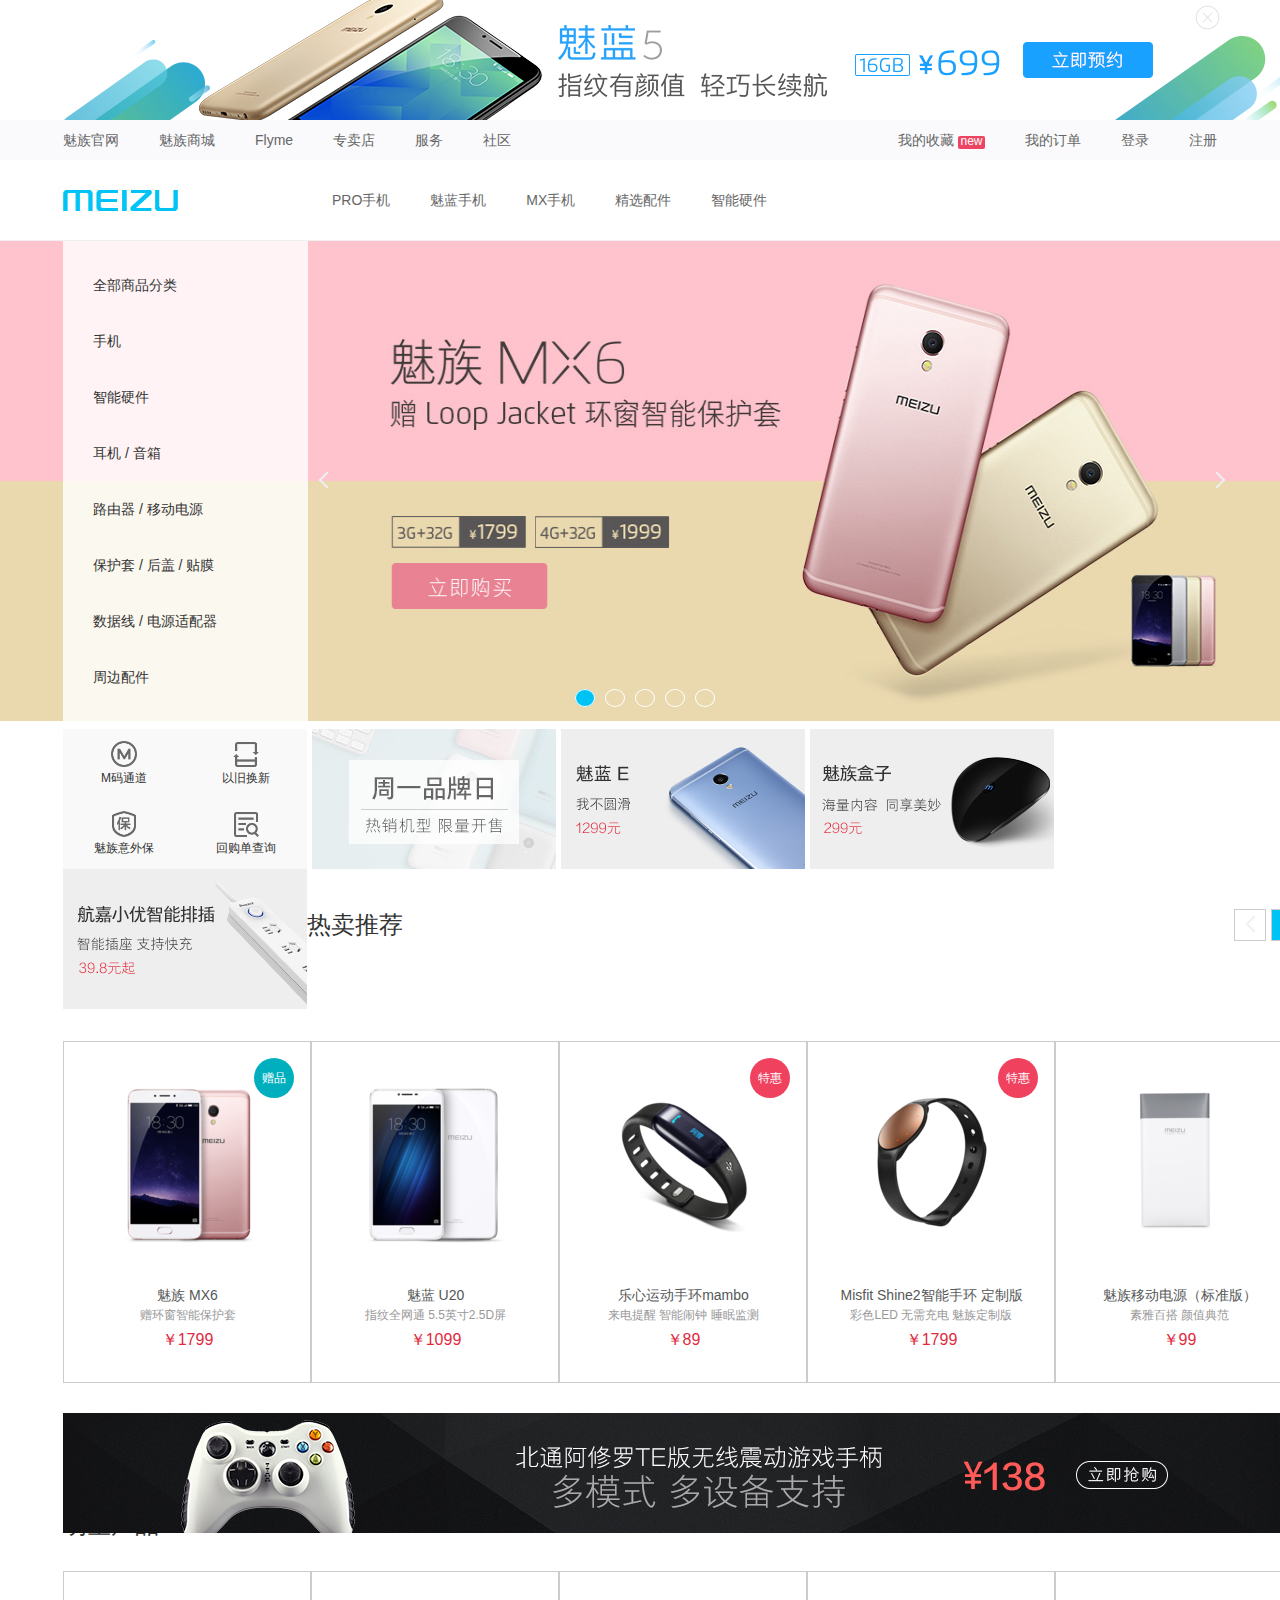
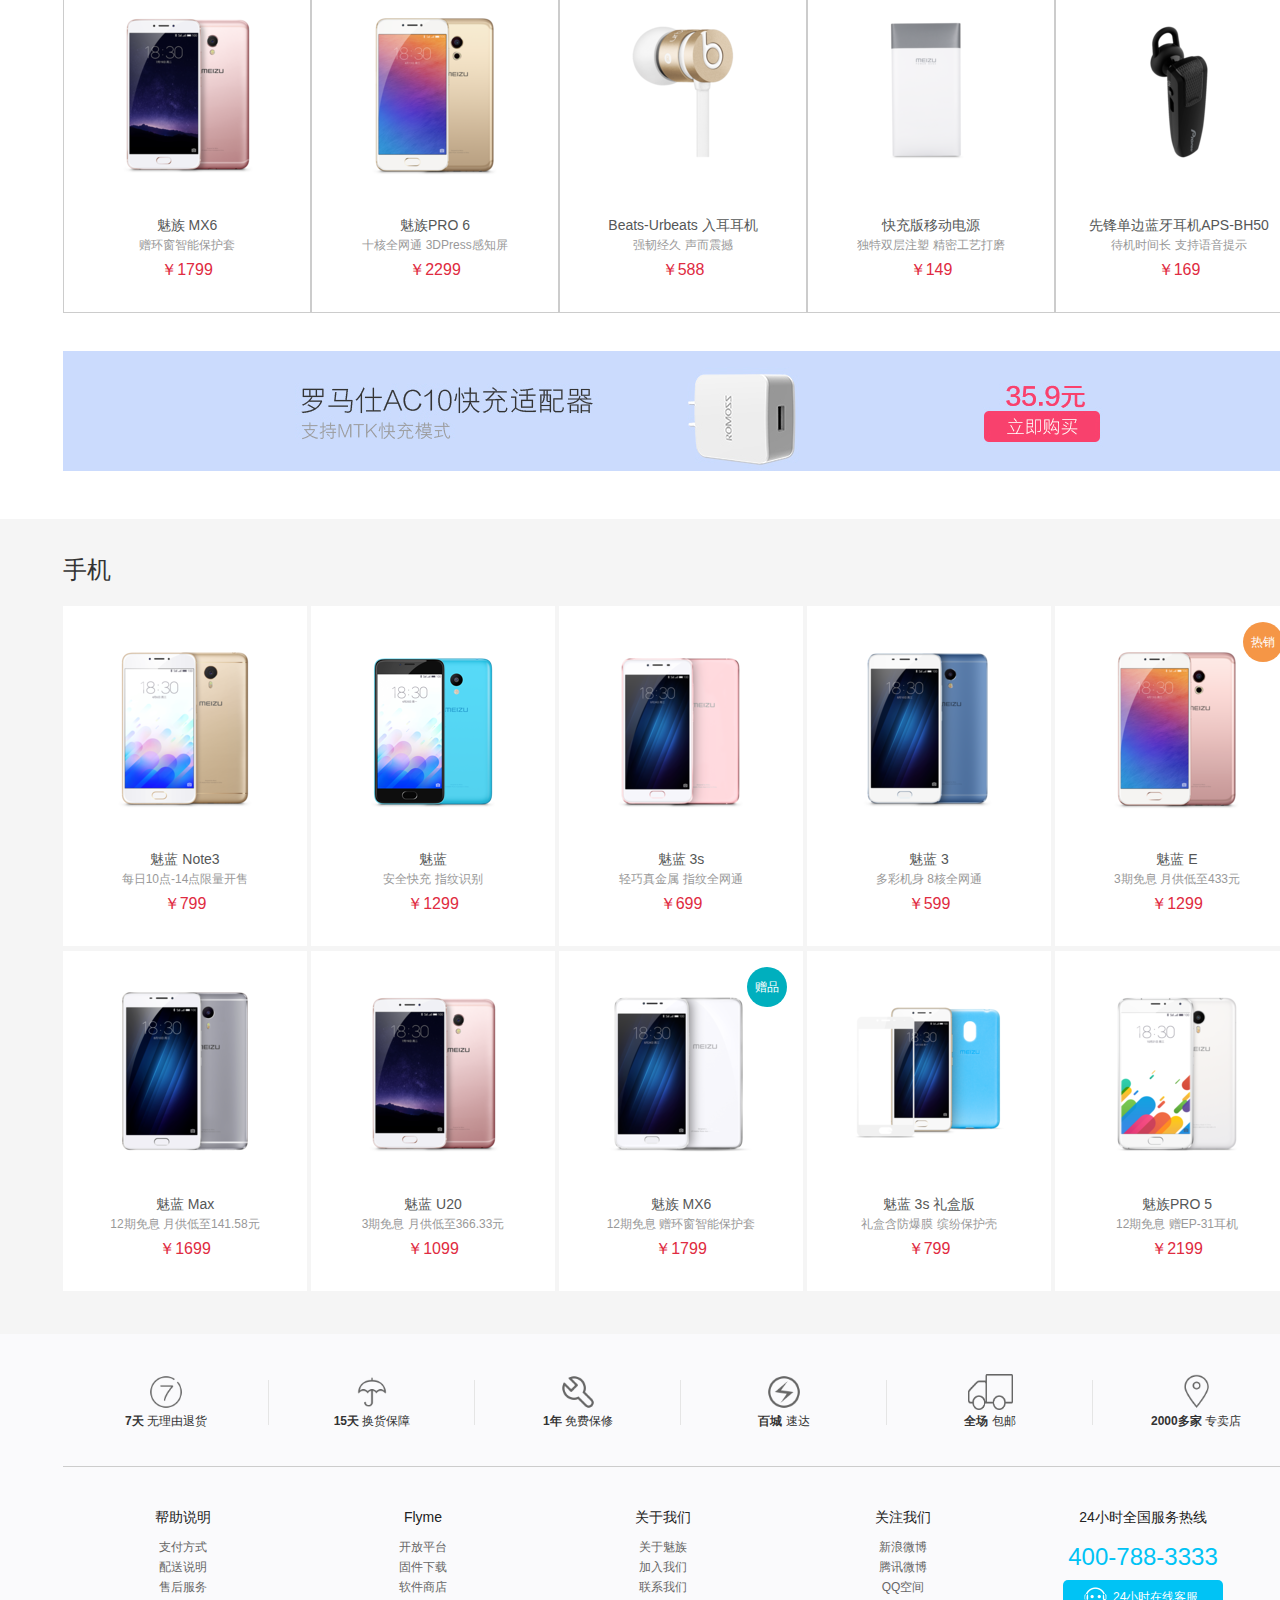
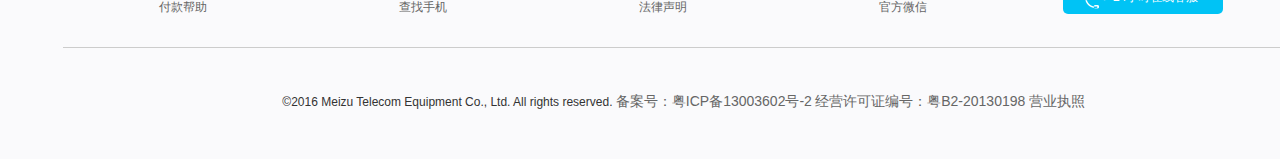
<file: 魅族官网/index.html>
<!DOCTYPE html>
<html lang="en">
<head>
	<meta charset="UTF-8">
	<link rel="shortcut icon" href="images/index/favicon.ico">
	<script type="text/javascript" src="jquery/jquery-3.1.0.js"></script>
	<link rel="stylesheet" type="text/css" href="css/index.css">
	<link rel="stylesheet" type="text/css" href="css/layout.css">
	<link rel="stylesheet" type="text/css" href="css/header-footer.css">
	<script type="text/javascript" src="js/index.js"></script>
	<title>魅族官网-首页</title>
</head>
<body>
	<header>
		<div class="top-img"></div>
		<img class="imgclose" src="images/index/imgclose.png">
		<div class="top-nav">
			<ul class="top-nav-left">
				<li><a href="#">魅族官网</a></li>
				<li><a href="#">魅族商城</a></li>
				<li><a href="#">Flyme</a></li>
				<li><a href="#">专卖店</a></li>
				<li><a href="#">服务</a></li>
				<li><a href="#">社区</a></li>
			</ul>
			<ul class="top-nav-right">
				<li><a href="register.html">注册</a></li>
				<li><a href="login.html">登录</a></li>
				<li><a href="#">我的订单</a></li>
				<li>
					<a href="#">我的收藏</a>
					<div>new</div>
				</li>
			</ul>
		</div>
		<div class="goods-bar">
			<img class="icon" src="images/index/icon.jpg">
			<ul class="goods-nav">
				<li>
					<a href="javascript:;">PRO手机</a>
					<div class="goods-nav-box">
						<div class="goods-nav-child">
							<ul>
								<li>
									<a href="#">
										<img src="images/index/top-pro手机1.png">
										<p>魅族PRO 6s</p>
										<span>￥2699</span>
									</a>
								</li>
								<li>
									<a href="#">
										<img src="images/index/top-pro手机2.png">
										<p>魅族PRO 6</p>
										<span>￥2299</span>
									</a>
								</li>
								<li>
									<a href="#">
										<img src="images/index/top-pro手机3.png">
										<p>魅族PRO 5</p>
										<span>￥2199</span>
									</a>
								</li>
							</ul>
						</div>
					</div>	
				</li>
				<li>
					<a href="javascript:;">魅蓝手机</a>
					<div class="goods-nav-box">
						<div class="goods-nav-child">
							<ul>
								<li>
									<a href="#">
										<img src="images/index/top-魅蓝手机1.png">
										<p>魅蓝 5</p>
										<span>￥699</span>
									</a>
								</li>
								<li>
									<a href="#">
										<img src="images/index/top-魅蓝手机2.png">
										<p>魅蓝 U10</p>
										<span>￥999</span>
									</a>
								</li>
								<li>
									<a href="#">
										<img src="images/index/top-魅蓝手机3.png">
										<p>魅蓝 U20</p>
										<span>￥1099</span>
									</a>
								</li>
								<li>
									<a href="#">
										<img src="images/index/top-魅蓝手机4.png">
										<p>魅蓝 E</p>
										<span>￥1299</span>
									</a>
								</li>
								<li>
									<a href="#">
										<img src="images/index/top-魅蓝手机5.png">
										<p>魅蓝 3s</p>
										<span>￥699</span>
									</a>
								</li>
								<li>
									<a href="#">
										<img src="images/index/top-魅蓝手机6.png">
										<p>魅蓝 note3</p>
										<span>￥799</span>
									</a>
								</li>
							</ul>
						</div>
					</div>			
				</li>
				<li>
					<a href="javascript:;">MX手机</a>
					<div class="goods-nav-box">
						<div class="goods-nav-child">
							<ul>
								<li>
									<a href="#">
										<img src="images/index/top-MX手机1.png">
										<p>魅族MX6</p>
										<span>￥1799</span>
									</a>
								</li>
								<li>
									<a href="#">
										<img src="images/index/top-MX手机2.png">
										<p>魅族MX5</p>
										<span>￥1499</span>
									</a>
								</li>
								<li>
									<a href="#">
										<img src="images/index/top-MX手机3.png">
										<p>魅族MXe 经典版</p>
										<span>￥1499</span>
									</a>
								</li>
							</ul>
						</div>
					</div>		
				</li>
				<li>
					<a href="javascript:;">精选配件</a>
					<div class="goods-nav-box">
						<div class="goods-nav-child">
							<ul>
								<li>
									<a href="#">
										<img src="images/index/top-精选配件1.png">
										<p>魅族 EP51蓝牙运动耳机</p>
										<span>￥269</span>
									</a>
								</li>
								<li>
									<a href="#">
										<img src="images/index/top-精选配件2.png">
										<p>魅族 HD50 头戴式耳机</p>
										<span>￥399</span>
									</a>
								</li>
								<li>
									<a href="#">
										<img src="images/index/top-精选配件3.png">
										<p>魅族 休闲旅行双肩包</p>
										<span>￥199</span>
									</a>
								</li>
								<li>
									<a href="#">
										<img src="images/index/top-精选配件4.png">
										<p>魅族移动电源（标准版）</p>
										<span>￥99</span>
									</a>
								</li>
								<li>
									<a href="#">
										<img src="images/index/top-精选配件5.png">
										<p>魅族 Lifeme BTS30 蓝牙音箱</p>
										<span>￥399</span>
									</a>
								</li>
								<li class="goods-nav-child-more">
									<ul>
										<li>
											<a href="#">
												<img class="goods-nav-child-more-icon" src="images/index/smallicon1.png" alt="">耳机 / 音箱
											</a>
										</li>
										<li>
											<a href="#">
												<img class="goods-nav-child-more-icon" src="images/index/smallicon2.png" alt="">路由器 / 移动电源
											</a>
										</li>
										<li>
											<a href="#">
												<img class="goods-nav-child-more-icon" src="images/index/smallicon3.png" alt="">保护套 / 后盖 / 贴膜
											</a>
										</li>
										<li>
											<a href="#">
												<img class="goods-nav-child-more-icon" src="images/index/smallicon4.png" alt="">数据线 / 电源适配器
											</a>
										</li>
										<li>
											<a href="#">
												<img class="goods-nav-child-more-icon" src="images/index/smallicon5.png" alt="">周边配件
											</a>
										</li>
									</ul>
								</li>
							</ul>
						</div>
					</div>		
				</li>
				<li>
					<a href="javascript:;">智能硬件</a>
					<div class="goods-nav-box">
						<div class="goods-nav-child">
							<ul>
								<li>
									<a href="#">
										<img src="images/index/top-智能硬件1.jpg">
										<p>魅族路由器 极速版</p>
										<span>￥199</span>
									</a>
								</li>
								<li>
									<a href="#">
										<img src="images/index/top-智能硬件2.png">
										<p>航嘉智慧云防雷USB充电站</p>
										<span>￥112</span>
									</a>
								</li>
								<li>
									<a href="#">
										<img src="images/index/top-智能硬件3.png">
										<p>英特曼全球旅行USB转换器</p>
										<span>￥79</span>
									</a>
								</li>
								<li>
									<a href="#">
										<img src="images/index/top-智能硬件4.png">
										<p>魅航智能行车记录仪MC6</p>
										<span>￥399</span>
									</a>
								</li>
								<li>
									<a href="#">
										<img src="images/index/top-智能硬件5.png">
										<p>乐范魔力贴酷炫版</p>
										<span>￥129</span>
									</a>
								</li>
								<li>
									<a href="#">
										<img src="images/index/top-智能硬件6.png">
										<p>麦开智能水杯Cuptime2</p>
										<span>￥399</span>
									</a>
								</li>
							</ul>
						</div>
					</div>			
				</li>
			</ul>
		</div>
		<div class="conmsg">
			<div class="erweima">
				<img src="images/index/erweima.png">
				<div>
					<img src="images/index/erweima.jpg">
				</div>
			</div>
			<div class="phone">
				<img src="images/index/phone.png" alt="">
				<div>
					<p>400-788-3333</p>
				</div>
			</div>
			<div class="kefu">
				<img src="images/index/在线客服.png" alt="">
				<div>
					<p>在线咨询</p>
				</div>
			</div>
			<div class="gotop">
				<img src="images/index/gotop.png" alt="">
			</div>
		</div>
	</header>

	<!-- 中间主内容 -->
	<div class="mid">
		<!-- 图片轮播 -->
		<div class="showimg">
			<img class="showimg1" src="images/index/big-adv1.jpg" alt="">
			<img src="images/index/big-adv2.jpg" alt="">
			<img src="images/index/big-adv3.jpg" alt="">
			<img src="images/index/big-adv4.jpg" alt="">
			<img src="images/index/big-adv5.jpg" alt="">
			<div class="changeimg">
				<div><img src="images/index/mid-left-arrow.png" alt=""></div>
				<div><img src="images/index/mid-right-arrow.png" alt=""></div>
			</div>
			<div class="num">
				<a id="a1" href="#"></a>
				<a id="a2" href="#"></a>
				<a id="a3" href="#"></a>
				<a id="a4" href="#"></a>
				<a id="a5" href="#"></a>
			</div>
		</div>
		<!-- 侧边栏商品分类导航 -->
		<aside class="mid-goods-nav">
			<ul class="goods-nav-tit">
				<li>全部商品分类</li>
				<li>
					手机
					<div class="contain">
						<ul class="ul1">
							<li>
								<a href="#">
									<img src="images/index/mid-nav1-img1.png" alt="">
									<span>魅族PRO 6s</span>
								</a>
							</li>
							<li>
								<a href="#">
									<img src="images/index/mid-nav1-img2.png" alt="">
									<span>魅蓝 5</span>
								</a>
							</li>
							<li>
								<a href="#">
									<img src="images/index/mid-nav1-img3.png" alt="">
									<span>魅蓝 U10</span>
								</a>
							</li>
							<li>
								<a href="#">
									<img src="images/index/mid-nav1-img4.png" alt="">
									<span>魅蓝 Max</span>
								</a>
							</li>
							<li>
								<a href="#">
									<img src="images/index/mid-nav1-img5.png" alt="">
									<span>魅蓝 U20</span>
								</a>
							</li>
						</ul>
						<ul class="ul2">
							<li>
								<a href="#">
									<img src="images/index/mid-nav1-img6.png" alt="">
									<span>魅蓝 Note3</span>
								</a>
							</li>
							<li>
								<a href="#">
									<img src="images/index/mid-nav1-img7.png" alt="">
									<span>魅蓝 E</span>
								</a>
							</li>
							<li>
								<a href="#">
									<img src="images/index/mid-nav1-img8.png" alt="">
									<span>魅蓝 3s</span>
								</a>
							</li>
							<li>
								<a href="#">
									<img src="images/index/mid-nav1-img9.png" alt="">
									<span>魅蓝 3</span>
								</a>
							</li>
							<li>
								<a href="#">
									<img src="images/index/mid-nav1-img10.png" alt="">
									<span>魅族PRO 6</span>
								</a>
							</li>
						</ul>
						<div>
							<a href="#"><img src="images/index/mid-nav1-bigimg.jpg" alt=""></a>
						</div>
					</div>
				</li>
				<li>
					智能硬件
					<div class="contain">
						<ul class="ul1">
							<li>
								<a href="#">
									<img src="images/index/mid-nav2-img1.png" alt="">
									<span>沁麟2.5L智能靠谱煲</span>
								</a>
							</li>
							<li>
								<a href="#">
									<img src="images/index/mid-nav2-img2.png" alt="">
									<span>乐范魔力贴smart版</span>
								</a>
							</li>
							<li>
								<a href="#">
									<img src="images/index/mid-nav2-img3.png" alt="">
									<span>乐心mambo watch手表</span>
								</a>
							</li>
							<li>
								<a href="#">
									<img src="images/index/mid-nav2-img4.png" alt="">
									<span>乐行天下V5智能电动独轮车</span>
								</a>
							</li>
							<li>
								<a href="#">
									<img src="images/index/mid-nav2-img5.png" alt="">
									<span>暴风魔镜小D智能VR眼镜</span>
								</a>
							</li>
						</ul>
						<ul class="ul2">
							<li>
								<a href="#">
									<img src="images/index/mid-nav2-img6.png" alt="">
									<span>麦开智能水杯Cuptime2</span>
								</a>
							</li>
							<li>
								<a href="#">
									<img src="images/index/mid-nav2-img7.png" alt="">
									<span>控客立体拓展智能排插主体</span>
								</a>
							</li>
							<li>
								<a href="#">
									<img src="images/index/mid-nav2-img8.png" alt="">
									<span>云马C1电单车</span>
								</a>
							</li>
							<li>
								<a href="#">
									<img src="images/index/mid-nav2-img9.png" alt="">
									<span>魅族盒子</span>
								</a>
							</li>
							<li>
								<a href="#">
									<img src="images/index/mid-nav2-img10.png" alt="">
									<span>DJI大疆精灵 P3A无人机</span>
								</a>
							</li>
						</ul>
						<div>
							<a href="#"><img src="images/index/mid-nav2-bigimg.jpg" alt=""></a>
						</div>
					</div>
				</li>
				<li>
					耳机 / 音箱
					<div class="contain">
						<ul class="ul1">
							<li>
								<a href="#">
									<img src="images/index/mid-nav3-img1.png" alt="">
									<span>魅族 EP51蓝牙运动耳机</span>
								</a>
							</li>
							<li>
								<a href="#">
									<img src="images/index/mid-nav3-img2.png" alt="">
									<span>魅族HD50 头戴式耳机</span>
								</a>
							</li>
							<li>
								<a href="#">
									<img src="images/index/mid-nav3-img3.png" alt="">
									<span>森海塞尔CX215入耳式耳机</span>
								</a>
							</li>
							<li>
								<a href="#">
									<img src="images/index/mid-nav3-img4.png" alt="">
									<span>先锋  SE-CL51S</span>
								</a>
							</li>
							<li>
								<a href="#">
									<img src="images/index/mid-nav3-img5.png" alt="">
									<span>beats Urbeats 入耳耳机</span>
								</a>
							</li>
						</ul>
						<ul class="ul2">
							<li>
								<a href="#">
									<img src="images/index/mid-nav3-img6.png" alt="">
									<span>Skullcandy hesh头戴耳机</span>
								</a>
							</li>
							<li>
								<a href="#">
									<img src="images/index/mid-nav3-img7.png" alt="">
									<span>森海塞尔MX80 入门型耳塞</span>
								</a>
							</li>
							<li>
								<a href="#">
									<img src="images/index/mid-nav3-img8.png" alt="">
									<span>Skullcandy smokin buds</span>
								</a>
							</li>
							<li>
								<a href="#">
									<img src="images/index/mid-nav3-img9.png" alt="">
									<span>FiiO飞傲M3无损音乐播放器</span>
								</a>
							</li>
							<li>
								<a href="#">
									<img src="images/index/mid-nav3-img10.png" alt="">
									<span>先锋APS-BA202S蓝牙音箱</span>
								</a>
							</li>
						</ul>
						<div>
							<a href="#"><img src="images/index/mid-nav3-bigimg.jpg" alt=""></a>
						</div>
					</div>
				</li>
				<li>
					路由器 / 移动电源
					<div class="contain">
						<ul class="ul1">
							<li>
								<a href="#">
									<img src="images/index/mid-nav4-img1.jpg" alt="">
									<span>魅族路由器 极速版</span>
								</a>
							</li>
							<li>
								<a href="#">
									<img src="images/index/mid-nav4-img2.png" alt="">
									<span>魅族移动电源（标准版）</span>
								</a>
							</li>
							<li>
								<a href="#">
									<img src="images/index/mid-nav4-img3.png" alt="">
									<span>魅族智能路由器</span>
								</a>
							</li>
							<li>
								<a href="#">
									<img src="images/index/mid-nav4-img4.png" alt="">
									<span>魅族移动电源 快充版</span>
								</a>
							</li>
						</ul>
						<div>
							<a href="#"><img src="images/index/mid-nav4-bigimg.jpg" alt=""></a>
						</div>
					</div>
				</li>
				<li>
					保护套 / 后盖 / 贴膜
					<div class="contain">
						<ul class="ul1">
							<li>
								<a href="#">
									<img src="images/index/mid-nav5-img1.png" alt="">
									<span>PRO 6s环窗智能保护套</span>
								</a>
							</li>
							<li>
								<a href="#">
									<img src="images/index/mid-nav5-img2.png" alt="">
									<span>PRO 6s音乐智能保护套</span>
								</a>
							</li>
							<li>
								<a href="#">
									<img src="images/index/mid-nav5-img3.png" alt="">
									<span>魅蓝5 智能保护壳</span>
								</a>
							</li>
							<li>
								<a href="#">
									<img src="images/index/mid-nav5-img4.png" alt="">
									<span>魅蓝E 环窗智能保护套</span>
								</a>
							</li>
							<li>
								<a href="#">
									<img src="images/index/mid-nav5-img5.png" alt="">
									<span>魅蓝E 纤格纹保护壳</span>
								</a>
							</li>
						</ul>
						<ul class="ul2">
							<li>
								<a href="#">
									<img src="images/index/mid-nav5-img6.png" alt="">
									<span>PRO 6智能保护套</span>
								</a>
							</li>
							<li>
								<a href="#">
									<img src="images/index/mid-nav5-img7.png" alt="">
									<span>魅蓝note3 软胶保护壳</span>
								</a>
							</li>
							<li>
								<a href="#">
									<img src="images/index/mid-nav5-img8.png" alt="">
									<span>魅蓝note3 智能保护套</span>
								</a>
							</li>
							<li>
								<a href="#">
									<img src="images/index/mid-nav5-img9.png" alt="">
									<span>魅蓝E 高透保护膜</span>
								</a>
							</li>
							<li>
								<a href="#">
									<img src="images/index/mid-nav5-img10.png" alt="">
									<span>魅蓝3s 高透保护膜</span>
								</a>
							</li>
						</ul>
						<div>
							<a href="#"><img src="images/index/mid-nav5-bigimg.jpg" alt=""></a>
						</div>
					</div>
				</li>
				<li>
					数据线 / 电源适配器
					<div class="contain">
						<ul class="ul1">
							<li>
								<a href="#">
									<img src="images/index/mid-nav6-img1.png" alt="">
									<span>魅族二合一金属数据线</span>
								</a>
							</li>
							<li>
								<a href="#">
									<img src="images/index/mid-nav6-img2.png" alt="">
									<span>魅族Micro USB金属数据线</span>
								</a>
							</li>
							<li>
								<a href="#">
									<img src="images/index/mid-nav6-img3.png" alt="">
									<span>魅族 Type-C转接头</span>
								</a>
							</li>
							<li>
								<a href="#">
									<img src="images/index/mid-nav6-img4.png" alt="">
									<span>电源适配器</span>
								</a>
							</li>
							<li>
								<a href="#">
									<img src="images/index/mid-nav6-img5.png" alt="">
									<span>魅族Type-C USB数据线</span>
								</a>
							</li>
						</ul>
						<ul class="ul2">
							<li>
								<a href="#">
									<img src="images/index/mid-nav6-img6.png" alt="">
									<span>魅族Micro USB数据线</span>
								</a>
							</li>
							<li>
								<a href="#">
									<img src="images/index/mid-nav6-img7.png" alt="">
									<span>魅族Type-C 金属数据线</span>
								</a>
							</li>
							<li>
								<a href="#">
									<img src="images/index/mid-nav6-img8.png" alt="">
									<span>罗马仕AC10快充适配器</span>
								</a>
							</li>
							<li>
								<a href="#">
									<img src="images/index/mid-nav6-img9.png" alt="">
									<span>ORICO QC3.0多口车充头</span>
								</a>
							</li>
							<li>
								<a href="#">
									<img src="images/index/mid-nav6-img10.png" alt="">
									<span>ORICO 4口USB快充充电器</span>
								</a>
							</li>
						</ul>
						<div>
							<a href="#"><img src="images/index/mid-nav6-bigimg.jpg" alt=""></a>
						</div>
					</div>
				</li>
				<li>
					周边配件
					<div class="contain">
						<ul class="ul1">
							<li>
								<a href="#">
									<img src="images/index/mid-nav7-img1.png" alt="">
									<span>魅族 EP51蓝牙运动耳机</span>
								</a>
							</li>
							<li>
								<a href="#">
									<img src="images/index/mid-nav7-img2.png" alt="">
									<span>魅族HD50 头戴式耳机</span>
								</a>
							</li>
							<li>
								<a href="#">
									<img src="images/index/mid-nav7-img3.png" alt="">
									<span>森海塞尔CX215入耳式耳机</span>
								</a>
							</li>
							<li>
								<a href="#">
									<img src="images/index/mid-nav7-img4.png" alt="">
									<span>先锋  SE-CL51S</span>
								</a>
							</li>
							<li>
								<a href="#">
									<img src="images/index/mid-nav7-img5.png" alt="">
									<span>beats Urbeats 入耳耳机</span>
								</a>
							</li>
						</ul>
						<ul class="ul2">
							<li>
								<a href="#">
									<img src="images/index/mid-nav7-img6.png" alt="">
									<span>Skullcandy hesh头戴耳机</span>
								</a>
							</li>
							<li>
								<a href="#">
									<img src="images/index/mid-nav7-img7.png" alt="">
									<span>森海塞尔MX80 入门型耳塞</span>
								</a>
							</li>
							<li>
								<a href="#">
									<img src="images/index/mid-nav7-img8.png" alt="">
									<span>Skullcandy smokin buds</span>
								</a>
							</li>
							<li>
								<a href="#">
									<img src="images/index/mid-nav7-img9.png" alt="">
									<span>FiiO飞傲M3无损音乐播放器</span>
								</a>
							</li>
							<li>
								<a href="#">
									<img src="images/index/mid-nav7-img10.png" alt="">
									<span>先锋APS-BA202S蓝牙音箱</span>
								</a>
							</li>
						</ul>
						<div>
							<a href="#"><img src="images/index/mid-nav7-bigimg.jpg" alt=""></a>
						</div>
					</div>
				</li>
			</ul>
		</aside>
		<section class="mid-small-img">
			<div class="mid-small-img-msg">
				<table>
					<tr>
						<td><a href="#"><img src="images/index/mid-small-img1-icon1.png" alt=""><p>M码通道</p></a></td>
						<td><a href="#"><img src="images/index/mid-small-img1-icon2.png" alt=""><p>以旧换新</p></a></td>
					</tr>
					<tr>
						<td><a href="#"><img src="images/index/mid-small-img1-icon3.png" alt=""><p>魅族意外保</p></a></td>
						<td><a href="#"><img src="images/index/mid-small-img1-icon4.png" alt=""><p>回购单查询</p></a></td>
					</tr>
				</table>
			</div>
			<div><a href="#"><img src="images/index/mid-small-img2.jpg" alt=""></a></div>
			<div><a href="#"><img src="images/index/mid-small-img3.jpg" alt=""></a></div>
			<div><a href="#"><img src="images/index/mid-small-img4.jpg" alt=""></a></div>
			<div><a href="#"><img src="images/index/mid-small-img5.jpg" alt=""></a></div>
		</section>

		<div class="mid-content">
			<div class="mid-content1">
				<h2>热卖推荐</h2>
				<div class="titmove">
					<div><img src="images/index/mid-left-arrow.png" alt=""></div>
					<div><img src="images/index/mid-right-arrow.png" alt=""></div>
				</div>
				<div class="goodsmove mid-cont1-goodsmove">
					<ul>
						<li>
							<a href="goodsmsg.html">
								<img src="images/index/mid-cont1-img1.png" alt="">
								<h4>魅族 MX6</h4>
								<h6>赠环窗智能保护套</h6>
								<p>￥1799</p>
								<div class="goodslable col1">赠品</div>
							</a>
						</li>
						<li>
							<a href="#">
								<img src="images/index/mid-cont1-img2.png" alt="">
								<h4>魅蓝 U20</h4>
								<h6>指纹全网通 5.5英寸2.5D屏</h6>
								<p>￥1099</p>
							</a>
						</li>
						<li>
							<a href="#">
								<img src="images/index/mid-cont1-img3.png" alt="">
								<h4>乐心运动手环mambo</h4>
								<h6>来电提醒 智能闹钟 睡眠监测</h6>
								<p>￥89</p>
								<div class="goodslable col2">特惠</div>
							</a>
						</li>
						<li>
							<a href="#">
								<img src="images/index/mid-cont1-img4.png" alt="">
								<h4>Misfit Shine2智能手环 定制版</h4>
								<h6>彩色LED 无需充电 魅族定制版</h6>
								<p>￥1799</p>
								<div class="goodslable col2">特惠</div>
							</a>
						</li>
						<li>
							<a href="#">
								<img src="images/index/mid-cont1-img5.png" alt="">
								<h4>魅族移动电源（标准版）</h4>
								<h6>素雅百搭 颜值典范</h6>
								<p>￥99</p>
							</a>
						</li>
						<li>
							<a href="#">
								<img src="images/index/mid-cont1-img6.png" alt="">
								<h4>罗马仕AU12快充车充</h4>
								<h6>2.4A快充 双接口 同充手机平板</h6>
								<p>￥29</p>
								<div class="goodslable col3">热销</div>
							</a>
						</li>
						<li>
							<a href="#">
								<img src="images/index/mid-cont1-img7.png" alt="">
								<h4>魅族PRO 6</h4>
								<h6>十核全网通 3DPress感知屏</h6>
								<p>￥2299</p>
							</a>
						</li>
						<li>
							<a href="#">
								<img src="images/index/mid-cont1-img8.png" alt="">
								<h4>先锋单边蓝牙耳机APS-BH50</h4>
								<h6>待机时间长 支持语音提示</h6>
								<p>￥169</p>
							</a>
						</li>
						<li>
							<a href="#">
								<img src="images/index/mid-cont1-img9.png" alt="">
								<h4>极路客G1智能行车记录仪</h4>
								<h6>精彩抓拍 一键分享 随时直播</h6>
								<p>￥299</p>
							</a>
						</li>
						<li>
							<a href="#">
								<img src="images/index/mid-cont1-img10.png" alt="">
								<h4>WeLoop唯乐now2智能手环</h4>
								<h6>触控屏 睡眠监测 运动计步</h6>
								<p>￥199</p>
							</a>
						</li>
					</ul>
				</div>
				<img src="images/index/mid-cont1-bigimg.jpg" alt="">
			</div>

			<div class="mid-content2">
				<h2>明星产品</h2>
				<div class="titmove"><a href="#">更多</a></div>
				<ul>
					<li>
						<div class="stargoods">
							<img src="images/index/mid-cont2-img1.png" alt="">
							<div class="txtmove2">
								<h4>魅族 MX6</h4>
								<p>￥1799</p>
								5.5英寸高精度显示，更薄更快更强，A72架构十核处理器，3/4G运行内存，新型快充电池，2倍使用寿命。
							</div>
							<div class="txtmove1">
								<h4>魅族 MX6</h4>
								<h6>赠环窗智能保护套</h6>
								<p>￥1799</p>
							</div>	
							<a href="#"><div class="mid-cont2-btn">查看详情</div></a>
							<a href="#"><div class="mid-cont2-btn btn2">立即购买</div></a>	
							<!-- <div class="goodslable col1">赠品</div> -->
						</div>				
					</li>
					<li>
						<div class="stargoods">
							<img src="images/index/mid-cont2-img2.png" alt="">
							<div class="txtmove2">
								<h4>魅族PRO 6</h4>
								<p>￥2299</p>
								十核全网通 3DPress感知屏，实时感知屏幕按压力度，开辟新型人机交互。
							</div>
							<div class="txtmove1">
								<h4>魅族PRO 6</h4>
								<h6>十核全网通 3DPress感知屏</h6>
								<p>￥2299</p>
							</div>
							<a href="#"><div class="mid-cont2-btn">查看详情</div></a>
							<a href="#"><div class="mid-cont2-btn btn2">立即购买</div></a>	
						</div>
					</li>
					<li>
						<div class="stargoods">
							<img src="images/index/mid-cont2-img3.png" alt="">
							<div class="txtmove2">
								<h4>Beats-Urbeats 入耳耳机</h4>
								<p>￥588</p>
								强韧经久，一体式金属外壳，独立的驱动单元平衡三音，设计线缆以防止缠绕耳机线。
							</div>
							<div class="txtmove1">
								<h4>Beats-Urbeats 入耳耳机</h4>
								<h6>强韧经久 声而震撼</h6>
								<p>￥588</p>
							</div>
							<a href="#"><div class="mid-cont2-btn">查看详情</div></a>
							<a href="#"><div class="mid-cont2-btn btn2">立即购买</div></a>	
							<!-- <div class="goodslable col3">热销</div> -->
						</div>
					</li>
					<li>
						<div class="stargoods">
							<img src="images/index/mid-cont2-img4.png" alt="">
							<div class="txtmove2">
								<h4>快充版移动电源</h4>
								<p>￥149</p>
								手感细腻，坚固耐用，支持双向5V 2A快充，10000mAh大容量，智能识别充电设备。
							</div>
							<div class="txtmove1">
								<h4>快充版移动电源</h4>
								<h6>独特双层注塑 精密工艺打磨</h6>
								<p>￥149</p>
							</div>
							<a href="#"><div class="mid-cont2-btn">查看详情</div></a>
							<a href="#"><div class="mid-cont2-btn btn2">立即购买</div></a>	
							<!-- <div class="goodslable col3">特惠</div> -->
						</div>
					</li>
					<li>
						<div class="stargoods">
							<img src="images/index/mid-cont2-img5.png" alt="">
							<div class="txtmove2">
								<h4>先锋单边蓝牙耳机APS-BH50</h4>
								<p>￥169</p>
								蓝牙4.1版本，待机时间长，支持语音提示，高效输出，低能消耗，信号更强，兼容性强。
							</div>
							<div class="txtmove1">
								<h4>先锋单边蓝牙耳机APS-BH50</h4>
								<h6>待机时间长 支持语音提示</h6>
								<p>￥169</p>
							</div>
							<a href="#"><div class="mid-cont2-btn">查看详情</div></a>
							<a href="#"><div class="mid-cont2-btn btn2">立即购买</div></a>	
						</div>
					</li>
				</ul>
				<img src="images/index/mid-cont2-bigimg.jpg" alt="">
			</div>
			
			<div class="mid-content3">
				<div class="mid-content3-box goodsmove">
					<h2>手机</h2>
					<ul>
						<li>
							<img src="images/index/mid-cont3-img1.png" alt="">
							<h4>魅蓝 Note3</h4>
							<h6>每日10点-14点限量开售</h6>
							<p>￥799</p>
							<div class="mid-cont3-shade">
								<a href="#"><div>加入收藏</div></a>
								<a href="#"><div>立即购买</div></a>
							</div>
						</li>
						<li>
							<img src="images/index/mid-cont3-img2.png" alt="">
							<h4>魅蓝</h4>
							<h6>安全快充 指纹识别</h6>
							<p>￥1299</p>
							<div class="mid-cont3-shade">
								<a href="#"><div>加入收藏</div></a>
								<a href="#"><div>立即购买</div></a>
							</div>
						</li>
						<li>
							<img src="images/index/mid-cont3-img3.png" alt="">
							<h4>魅蓝 3s</h4>
							<h6>轻巧真金属 指纹全网通</h6>
							<p>￥699</p>
							<div class="mid-cont3-shade">
								<a href="#"><div>加入收藏</div></a>
								<a href="#"><div>立即购买</div></a>
							</div>
						</li>
						<li>
							<img src="images/index/mid-cont3-img4.png" alt="">
							<h4>魅蓝 3</h4>
							<h6>多彩机身 8核全网通</h6>
							<p>￥599</p>
							<div class="mid-cont3-shade">
								<a href="#"><div>加入收藏</div></a>
								<a href="#"><div>立即购买</div></a>
							</div>
						</li>
						<li>
							<img src="images/index/mid-cont3-img5.png" alt="">
							<h4>魅蓝 E</h4>
							<h6>3期免息 月供低至433元</h6>
							<p>￥1299</p>
							<div class="goodslable col3">热销</div>
							<div class="mid-cont3-shade">
								<a href="#"><div>加入收藏</div></a>
								<a href="#"><div>立即购买</div></a>
							</div>
						</li>
					</ul>
					<ul class="mid-cot3-ul2">
						<li>
							<img src="images/index/mid-cont3-img6.png" alt="">
							<h4>魅蓝 Max</h4>
							<h6>12期免息 月供低至141.58元</h6>
							<p>￥1699</p>
							<div class="mid-cont3-shade">
								<a href="#"><div>加入收藏</div></a>
								<a href="#"><div>立即购买</div></a>
							</div>
						</li>
						<li>
							<img src="images/index/mid-cont3-img7.png" alt="">
							<h4>魅蓝 U20</h4>
							<h6>3期免息 月供低至366.33元</h6>
							<p>￥1099</p>
							<div class="mid-cont3-shade">
								<a href="#"><div>加入收藏</div></a>
								<a href="#"><div>立即购买</div></a>
							</div>
						</li>
						<li>
							<img src="images/index/mid-cont3-img8.png" alt="">
							<h4>魅族 MX6</h4>
							<h6>12期免息 赠环窗智能保护套</h6>
							<p>￥1799</p>
							<div class="goodslable col1">赠品</div>
							<div class="mid-cont3-shade">
								<a href="#"><div>加入收藏</div></a>
								<a href="#"><div>立即购买</div></a>
							</div>
						</li>
						<li>
							<img src="images/index/mid-cont3-img9.png" alt="">
							<h4>魅蓝 3s 礼盒版</h4>
							<h6>礼盒含防爆膜 缤纷保护壳</h6>
							<p>￥799</p>
							<div class="mid-cont3-shade">
								<a href="#"><div>加入收藏</div></a>
								<a href="#"><div>立即购买</div></a>
							</div>
						</li>
						<li>
							<img src="images/index/mid-cont3-img10.png" alt="">
							<h4>魅族PRO 5</h4>
							<h6>12期免息 赠EP-31耳机</h6>
							<p>￥2199</p>
							<div class="mid-cont3-shade">
								<a href="#"><div>加入收藏</div></a>
								<a href="#"><div>立即购买</div></a>
							</div>
						</li>
					</ul>
				</div>
			</div>
		</div>
	</div>

	<!-- 底部 -->
	<footer>
		<div>
			<ul class="footer-msg1">
				<li>
					<img src="images/index/footer-msg1-img1.png" alt=""><br>
					<span>7天</span> 无理由退货
				</li>
				<li>
					<img src="images/index/footer-msg1-img2.png" alt=""><br>
					<span>15天</span> 换货保障
				</li>
				<li>
					<img src="images/index/footer-msg1-img3.png" alt=""><br>
					<span>1年</span> 免费保修
				</li>
				<li>
					<img src="images/index/footer-msg1-img4.png" alt=""><br>
					<span>百城</span> 速达
				</li>
				<li>
					<img src="images/index/footer-msg1-img5.png" alt=""><br>
					<span>全场</span> 包邮
				</li>
				<li>
					<img src="images/index/footer-msg1-img6.png" alt=""><br>
					<span>2000多家</span> 专卖店
				</li>
			</ul>
			<div class="footer-msg2">
				<ul>
					<p>帮助说明</p>
					<li><a href="#">支付方式</a></li>
					<li><a href="#">配送说明</a></li>
					<li><a href="#">售后服务</a></li>
					<li><a href="#">付款帮助</a></li>
				</ul>
				<ul>
					<p>Flyme</p>
					<li><a href="#">开放平台</a></li>
					<li><a href="#">固件下载</a></li>
					<li><a href="#">软件商店</a></li>
					<li><a href="#">查找手机</a></li>
				</ul>
				<ul>
					<p>关于我们</p>
					<li><a href="#">关于魅族</a></li>
					<li><a href="#">加入我们</a></li>
					<li><a href="#">联系我们</a></li>
					<li><a href="#">法律声明</a></li>
				</ul>
				<ul>
					<p>关注我们</p>
					<li><a href="#">新浪微博</a></li>
					<li><a href="#">腾讯微博</a></li>
					<li><a href="#">QQ空间</a></li>
					<li><a href="#">官方微信</a></li>
				</ul>
				<ul>
					<p>24小时全国服务热线</p>
					<p id="phone"><a href="#">400-788-3333</a></p>
					<a href="#">
						<div>
							<img src="images/index/在线客服.png" alt="">
							<span>24小时在线客服</span>
						</div>
					</a>
				</ul>
			</div>
			<div class="footer-msg3">
				&copy;2016 Meizu Telecom Equipment Co., Ltd. All rights reserved.
				<a href="#">备案号：粤ICP备13003602号-2</a>
				<a href="#">经营许可证编号：粤B2-20130198</a>
				<a href="#">营业执照</a>
			</div>
		</div>
	</footer>
</body>
</html>
</file>
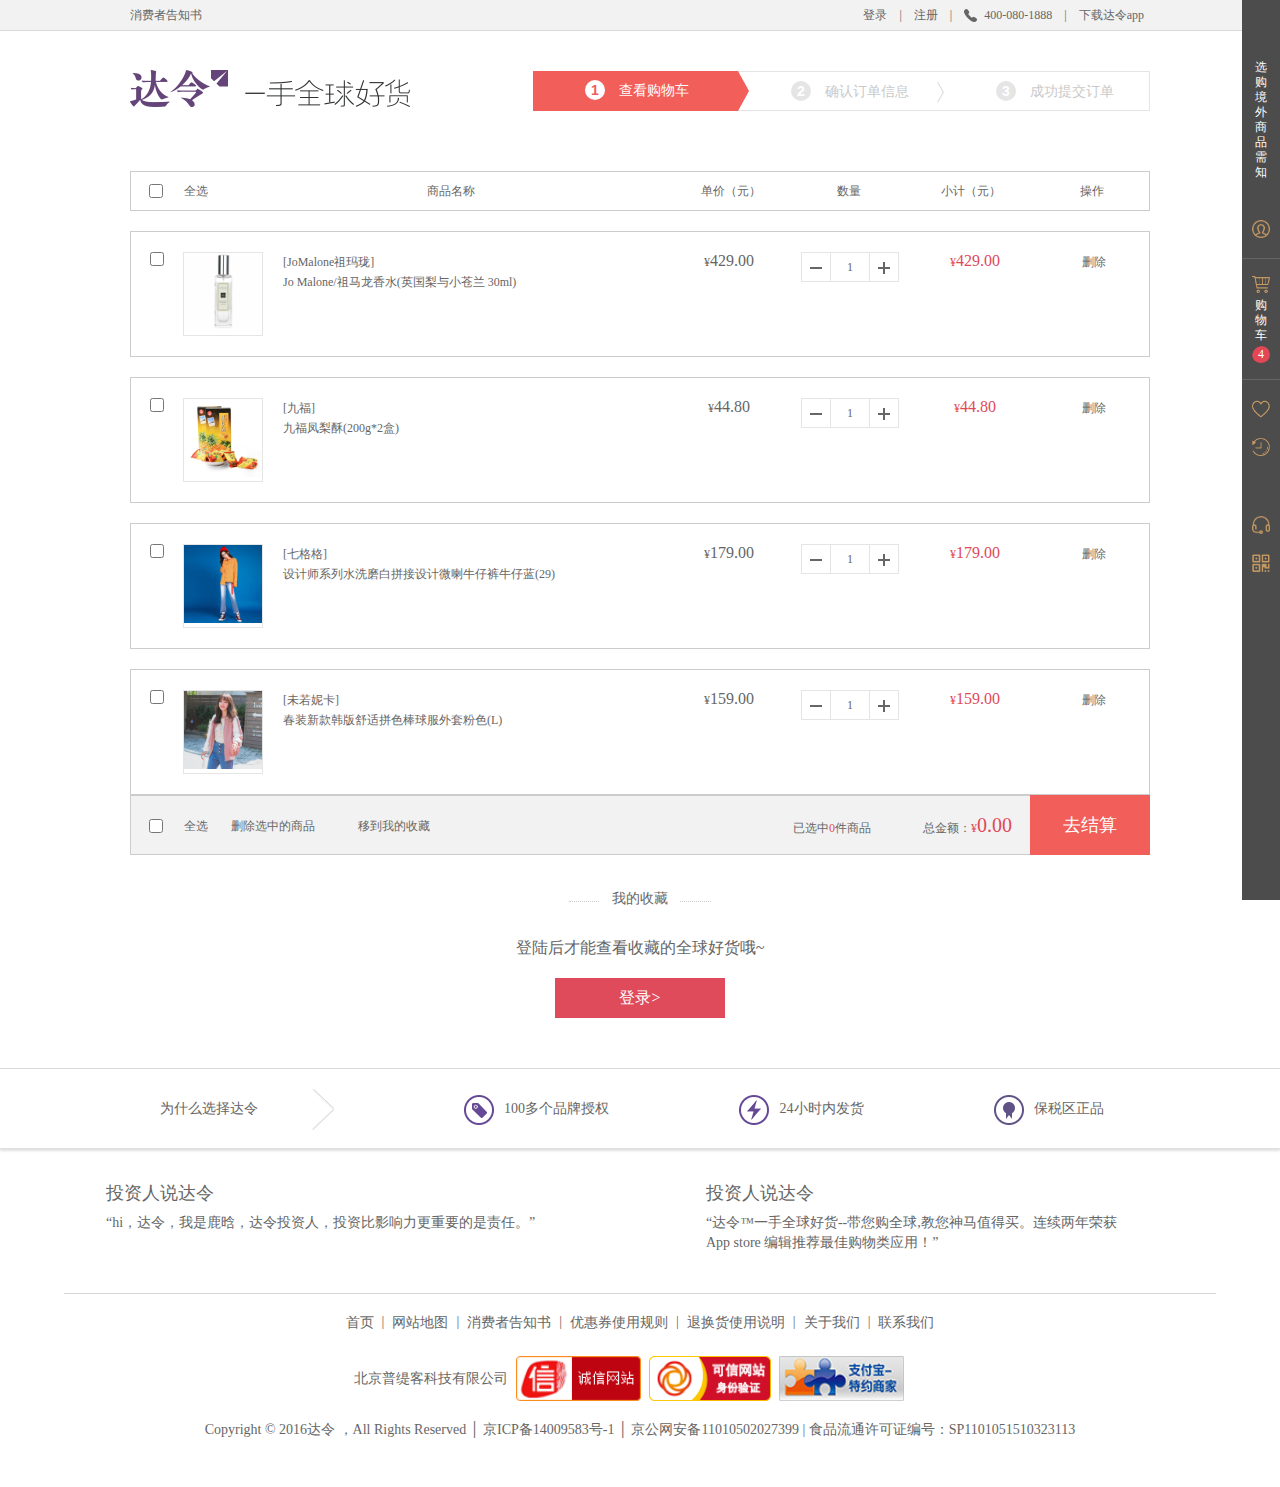
<file: 达令网/cart.html>
<!DOCTYPE html>
<html lang="en">
<head>
	<meta charset="UTF-8">
	<link rel="icon" href="img/favicon.ico" type="image/x-icon" />
	<link type="text/css" rel="stylesheet" href="css/cart.css">
	<link type="text/css" rel="stylesheet" href="css/all(header,footer).css">
	<script type="text/javascript" src="js/jquery-3.1.0.js"></script>
	<script type="text/javascript" src="js/jquery-3.1.0.min.js"></script>
	<script type="text/javascript" src="javascript/cart.js"></script>
	<title>购物车</title>
</head>
<body>
	<!-- 头部 -->
	<header>
		<div class="cart-head">
			<a href="#">消费者告知书</a>
			<ul class="header-right">
				<li><a href="login.html">登录</a></li>
				<li>|</li>
				<li><a href="login.html">注册</a></li>
				<li>|</li>
				<li>
					<i class="tel-icon"></i>
					400-080-1888
				</li>
				<li>|</li>
				<li>
					<a href="#">
						下载达令app
						<div class="app-img">
							<span class="arrow-up"></span>
							<div class="app-icon"></div>
						</div>
					</a>
				</li>
			</ul>
		</div>
	</header>
	
	<!-- 主体内容 -->
	<section class="main">
		<!-- 头部 -->
		<div class="cart-top">
			<a href="index.html" class="logo"></a>
			<div class="cart-step">
				<ul>
					<li class="move">
						<span class="triangle"></span>
						<span class="icon-num">1</span>
						查看购物车
					</li>
					<li>
						<span class="triangle"></span>
						<span class="icon-num">2</span>
						确认订单信息
						<span class="icon-to"></span>
					</li>
					<li>
						<span class="triangle"></span>
						<span class="icon-num">3</span>
						成功提交订单
					</li>
				</ul>
			</div>
		</div>
		<!-- 订单列表 -->
		<div class="cart-table">
			<!-- 表头 -->
			<div class="cart-thead">
				<ul>
					<li>
						<input type="checkbox" name="allchk1" class="allchk allchk1">
						全选
					</li>
					<li>商品名称</li>
					<li>单价（元）</li>
					<li>数量</li>
					<li>小计（元）</li>
					<li>操作</li>
				</ul>
			</div>
			<!-- 没有商品时的显示框 -->
			<div class="nogoods">
				<span class="cart-icons"></span>
				<span>
					购物车空空的哦~，去看看心仪的商品吧~
					<br>
					<a href="index.html">去购物></a>
				</span>
			</div>
			<!-- 商品 -->
			<div class="cart-item">
				<ul>
					<li class="th-check f1">
						<input type="checkbox" class="check">
					</li>
					<li class="th-name">
						<a href="#"><img src="img/cart-goods1.jpg" alt=""></a>
						<a href="#">
							<span>[JoMalone祖玛珑]</span><br>
							<span>Jo Malone/祖马龙香水(英国梨与小苍兰 30ml)</span>
						</a>
					</li>
					<li class="th-price">
						<p>¥<span>429.00</span></p>
					</li>
					<li class="th-number">
						<a href="javascript:;" class="del"><span></span></a>
						<input type="text" value="1" class="goodsnum">
						<a href="javascript:;" class="add"><span></span></a>
					</li>
					<li class="th-total">
						<p>¥<span>429.00</span></p>
					</li>
					<li class="th-handle">
						<a href="javascript:;" class="removegoods">删除</a>
					</li>
				</ul>
			</div>
			<div class="cart-item">
				<ul>
					<li class="th-check">
						<input type="checkbox" class="check">
					</li>
					<li class="th-name">
						<a href="#"><img src="img/cart-goods2.jpg" alt=""></a>
						<a href="#">
							<span>[九福]</span><br>
							<span>九福凤梨酥(200g*2盒)</span>
						</a>
					</li>
					<li class="th-price">
						<p>¥<span>44.80</span></p>
					</li>
					<li class="th-number">
						<a href="javascript:;" class="del"><span></span></a>
						<input type="text" value="1" class="goodsnum">
						<a href="javascript:;" class="add"><span></span></a>
					</li>
					<li class="th-total">
						<p>¥<span>44.80</span></p>
					</li>
					<li class="th-handle">
						<a href="javascript:;" class="removegoods">删除</a>
					</li>
				</ul>
			</div>
			<div class="cart-item">
				<ul>
					<li class="th-check">
						<input type="checkbox" class="check">
					</li>
					<li class="th-name">
						<a href="#"><img src="img/cart-goods3.jpg" alt=""></a>
						<a href="#">
							<span>[七格格]</span><br>
							<span>设计师系列水洗磨白拼接设计微喇牛仔裤牛仔蓝(29)</span>
						</a>
					</li>
					<li class="th-price">
						<p>¥<span>179.00</span></p>
					</li>
					<li class="th-number">
						<a href="javascript:;" class="del"><span></span></a>
						<input type="text" value="1" class="goodsnum">
						<a href="javascript:;" class="add"><span></span></a>
					</li>
					<li class="th-total">
						<p>¥<span>179.00</span></p>
					</li>
					<li class="th-handle">
						<a href="javascript:;" class="removegoods">删除</a>
					</li>
				</ul>
			</div>
			<div class="cart-item">
				<ul>
					<li class="th-check">
						<input type="checkbox" class="check">
					</li>
					<li class="th-name">
						<a href="#"><img src="img/cart-goods4.jpg" alt=""></a>
						<a href="#">
							<span>[未若妮卡]</span><br>
							<span>春装新款韩版舒适拼色棒球服外套粉色(L)</span>
						</a>
					</li>
					<li class="th-price">
						<p>¥<span>159.00</span></p>
					</li>
					<li class="th-number">
						<a href="javascript:;" class="del"><span></span></a>
						<input type="text" value="1" class="goodsnum">
						<a href="javascript:;" class="add"><span></span></a>
					</li>
					<li class="th-total">
						<p>¥<span>159.00</span></p>
					</li>
					<li class="th-handle">
						<a href="javascript:;" class="removegoods">删除</a>
					</li>
				</ul>
			</div>
			<!-- 总计框 -->
			<div class="totalbox">
				<div class="total-box">
					<div class="allchk-box f1">
						<input type="checkbox" name="allchk2" class="allchk allchk2">
						全选
					</div>
					<div class="handle-box">
						<a href="javascript:;" class="delgoods">删除选中的商品</a>
						<a href="#" class="movegoods">移到我的收藏</a>
					</div>
					<div class="tool-box">
						<a href="#" class="acount-btn">去结算</a>
						<p class="total-price">总金额：<span class="money-icon">¥<span class="total-money">0.00</span></span></p>
						<p class="total-num">已选中<span class="goodscount">0</span>件商品</p>
					</div>
				</div>
			</div>
			<!-- 收藏框 -->
			<div class="collection">
				<div class="collection-tit"><p>我的收藏</p></div>
				<p>登陆后才能查看收藏的全球好货哦~</p>
				<a href="login.html" class="login-btn">登录></a>
			</div>
		</div>
	</section>

	<!-- 底部 -->
	<footer>
		<div class="footer-promise">
			<ul>
				<li>
					为什么选择达令
					<span class="arrow-left"></span>
				</li>
				<li>
					<span class="promise-icon"></span>
					100多个品牌授权
				</li>
				<li>
					<span class="promise-icon"></span>
					24小时内发货
				</li>
				<li>
					<span class="promise-icon"></span>
					保税区正品
				</li>
			</ul>
		</div>
		<!-- 投资人 -->
		<div class="footer-investor">
			<dl>
				<dt>投资人说达令</dt>
				<dd>“hi，达令，我是鹿晗，达令投资人，投资比影响力更重要的是责任。”</dd>
			</dl>
			<dl>
				<dt>投资人说达令</dt>
				<dd>“达令™一手全球好货--带您购全球,教您神马值得买。连续两年荣获<br>App store 编辑推荐最佳购物类应用！”</dd>
			</dl>
		</div>
		<div class="footer-copyright">
			<ul class="footer-ul">
				<li><a href="#">首页</a></li>
				<li>|</li>
				<li><a href="#">网站地图</a></li>
				<li>|</li>
				<li><a href="#">消费者告知书</a></li>
				<li>|</li>
				<li><a href="#">优惠券使用规则</a></li>
				<li>|</li>
				<li><a href="#">退换货使用说明</a></li>
				<li>|</li>
				<li><a href="#">关于我们</a></li>
				<li>|</li>
				<li><a href="#">联系我们</a></li>
			</ul>
			<ul class="footer-ul2">
				<li>北京普缇客科技有限公司</li>
				<li><a href="#"><img src="img/footer-img1.png" alt=""></a></li>
				<li><a href="#"><img src="img/footer-img2.png" alt=""></a></li>
				<li><a href="#"><img src="img/footer-img3.jpg" alt=""></a></li>
			</ul>
			<p>Copyright © 2016达令 ，All Rights Reserved │ 京ICP备14009583号-1 │ 京公网安备11010502027399 | 食品流通许可证编号：SP1101051510323113 </p>
		</div>
	</footer>

	<!-- 侧边栏 -->
	<aside class="fixed-box">
		<div class="fixed-right">
			<span>选购境外商品需知</span>
			<div class="fr-myaccount fr-slidebar">
				<a href="#"><i class="fr-iconfont iconfont2"></i></a>
				<a href="#" class="fr-more myaccount">
					我的账户
					<div class="diamond">◆</div>
				</a>
			</div>
			<div class="fr-mycart">
				<a href="#">
					<i class="fr-iconfont"></i>
					<span>购物车</span>
					<div><span class="cart-num">0</span></div>
				</a>
			</div>
			<div class="fr-mycollect fr-slidebar">
				<a href="#"><i class="fr-iconfont iconfont2"></i></a>
				<a href="#" class="fr-more">
					我的收藏
					<div class="diamond">◆</div>
				</a>
			</div>
			<div class="fr-mybrowse fr-slidebar">
				<a href="#"><i class="fr-iconfont iconfont2"></i></a>
				<a href="#" class="fr-more">
					浏览记录
					<div class="diamond">◆</div>
				</a>
			</div>
			<div class="fr-myservice fr-slidebar">
				<a href="#"><i class="fr-iconfont iconfont2"></i></a>
				<a href="#" class="fr-more">
					线上客服
					<div class="diamond">◆</div>
				</a>
			</div>
			<div class="fr-myweixin fr-slidebar">
				<a href="#"><i class="fr-iconfont iconfont2"></i></a>
				<a href="#" class="fr-weixin">
					<img src="img/app-erweima.png" alt="">
					<div class="diamond">◆</div>
				</a>
			</div>
			<div class="fr-gotop fr-slidebar">
				<a href="#">
					<i class="fr-iconfont iconfont2"></i>
					<span>TOP</span>
				</a>
			</div>
		</div>
	</aside>
</body>
</html>
</file>
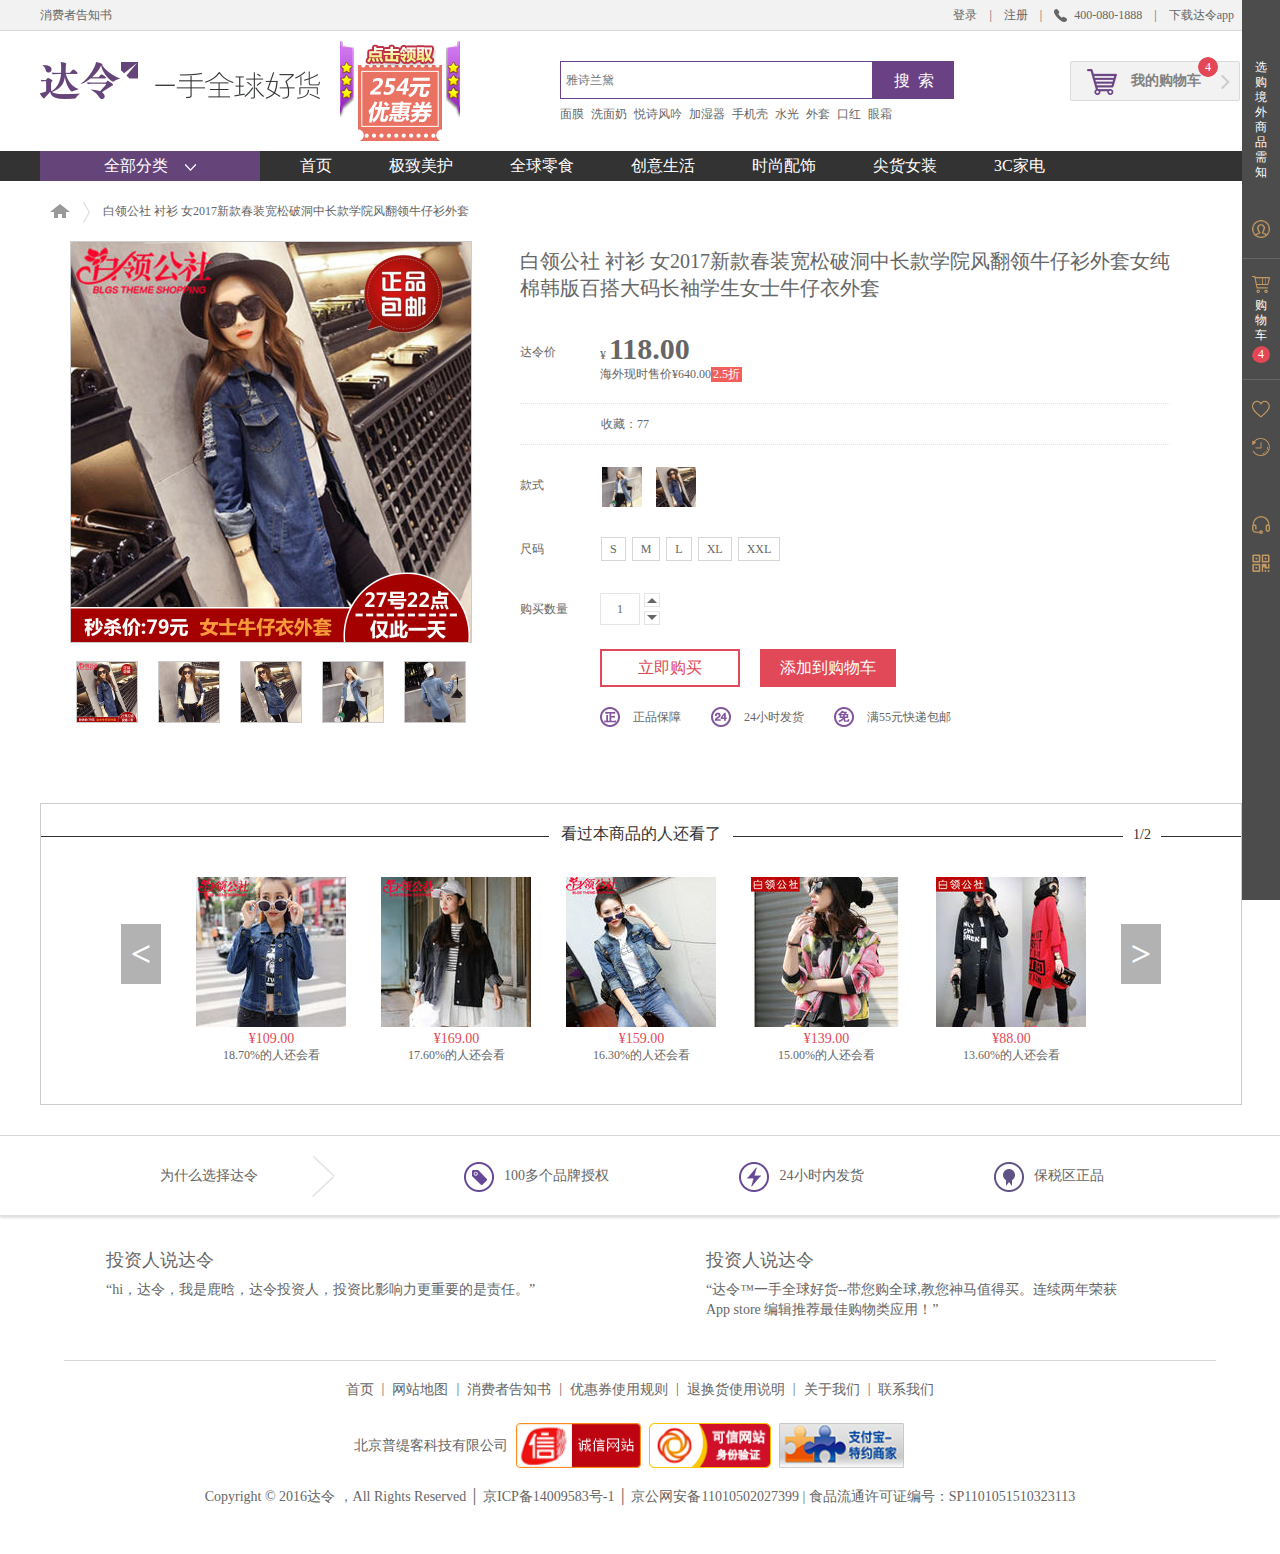
<file: 达令网/goodsMsg.html>
<!DOCTYPE html>
<html lang="en">
<head>
	<meta charset="UTF-8">
	<link rel="icon" href="img/favicon.ico" type="image/x-icon" />
	<link type="text/css" rel="stylesheet" href="css/goodsMsg.css">
	<link type="text/css" rel="stylesheet" href="css/all(header,footer).css">
	<script type="text/javascript" src="js/jquery-3.1.0.js"></script>
	<script type="text/javascript" src="js/jquery-3.1.0.min.js"></script>
	<script type="text/javascript" src="javascript/goodsMsg.js"></script>
	<title>商品详情页面</title>
</head>
<body>

	<!-- 头部 -->
	<header>
		<div>
			<a href="#">消费者告知书</a>

			<ul class="header-right">
				<li><a href="login.html">登录</a></li>
				<li>|</li>
				<li><a href="login.html">注册</a></li>
				<li>|</li>
				<li>
					<i class="tel-icon"></i>
					400-080-1888
				</li>
				<li>|</li>
				<li>
					<a href="#">
						下载达令app
						<div class="app-img">
							<span class="arrow-up"></span>
							<div class="app-icon"></div>
						</div>
					</a>
				</li>
			</ul>
		</div>
	</header>
	
	<!-- 头部搜索区 -->
	<section class="top-search">
		<div>
			<!-- 网站logo -->
			<a href="index.html" class="logo"></a>
			<!-- 优惠券 -->
			<a href="#" class="top-coupon"></a>
			<div class="mysearch">
				<input type="text" placeholder="雅诗兰黛" class="search-txt">
				<input type="submit" value="搜  索" class="search-btn">
				<ul class="search-goods">
					<li><a href="#">面膜</a></li>
					<li><a href="#">洗面奶</a></li>
					<li><a href="#">悦诗风吟</a></li>
					<li><a href="#">加湿器</a></li>
					<li><a href="#">手机壳</a></li>
					<li><a href="#">水光</a></li>
					<li><a href="#">外套</a></li>
					<li><a href="#">口红</a></li>
					<li><a href="#">眼霜</a></li>
				</ul>
			</div>
			<div class="top-mycart">
				<a href="cart.html">我的购物车</a>
				<span class="mycart-count">4</span>
			</div>
		</div>
	</section>

	<!-- 商品导航条 -->
	<div class="goods-nav">
		<div>
			<!-- 竖行商品导航 -->
			<ul class="goods-nav1">
				<li class="goods-tit">
					全部分类
					<span class="icon-down"></span>
				</li>
			</ul>
			<!-- 横行商品导航 -->
			<ul class="goods-nav2">
				<li><a href="#">首页</a></li>
				<li><a href="#">极致美护</a></li>
				<li><a href="#">全球零食</a></li>
				<li><a href="#">创意生活</a></li>
				<li><a href="#">时尚配饰</a></li>
				<li><a href="#">尖货女装</a></li>
				<li><a href="#">3C家电</a></li>
			</ul>
		</div>
	</div>
	
	<!-- 主内容区 -->
	<section class="main">
		<div>
			<p class="box-tit">
				<a href="index.html" class="icon-home"></a>
				<span class="icon-left"></span>
				<span>白领公社 衬衫 女2017新款春装宽松破洞中长款学院风翻领牛仔衫外套</span>
			</p>
			<div class="picbox">
				<div class="mid-pic">
					<img src="img/bigpic1.jpg" alt="">
					<span class="overlay"></span>
				</div>
				<div class="big-pic">
					<img src="img/bigpic1.jpg" alt="">
				</div>
			</div>
			<div class="small-picbox">
				<ul>
					<li><img src="img/smallpic1.jpg"/></li>
			       	<li><img src="img/smallpic2.jpg"/></li>
			       	<li><img src="img/smallpic3.jpg"/></li>
			       	<li><img src="img/smallpic4.jpg"/></li>
			       	<li><img src="img/smallpic5.jpg"/></li>
				</ul>
			</div>
			<div class="goods-msg">
				<h1>白领公社 衬衫 女2017新款春装宽松破洞中长款学院风翻领牛仔衫外套女纯棉韩版百搭大码长袖学生女士牛仔衣外套</h1>
				<dl class="price">
					<dt>达令价</dt>
					<dd>
						¥
						<span class="newprice">118.00</span>
						<p class="oldprice">海外现时售价¥640.00<span class="discount">2.5折</span></p>
					</dd>
				</dl>
				<dl class="collect">
					<dd>收藏：<span>77</span></dd>
				</dl>
				<dl class="style">
					<dt>款式</dt>
					<dd>
						<ul>
							<li><a href="javascript:;"><img src="img/goodstyle1.jpg"></a></li>
							<li><a href="javascript:;"><img src="img/goodstyle2.jpg"></a></li>
						</ul>
					</dd>
				</dl>
				<dl class="goodsize">
					<dt>尺码</dt>
					<dd>
						<ul>
							<li>S</li>
							<li>M</li>
							<li>L</li>
							<li>XL</li>
							<li>XXL</li>
						</ul>
					</dd>
				</dl>
				<dl class="goodsnumber">
					<dt>购买数量</dt>
					<dd>
						<a href="javascript:;" class="addnum"><span></span></a>
						<a href="javascript:;" class="delnum"><span></span></a>
						<input type="text" value="1" class="number">
					</dd>
				</dl>
				<div class="goodsbtn">
					<a href="#">立即购买</a>
					<button class="addcart">添加到购物车</button>
				</div>
				<div class="goodstips">
					<ul>
						<li>
							<span class="tipsimg"></span>
							正品保障
						</li>
						<li>
							<span class="tipsimg"></span>
							24小时发货
						</li>
						<li>
							<span class="tipsimg"></span>
							满55元快递包邮
						</li>
					</ul>
				</div>
			</div>

			<!-- 其它商品 -->
			<div class="anothergoods">
				<h3 class="anothergoods-tit">
					<span>看过本商品的人还看了</span>
					<span class="pnum"><span>1</span>/2</span>
				</h3>
				<div  class="anothergoods-box">
					<ul class="anothergoods-ul" style="left:-925px;">
						<li>
							<ul>
								<li>
									<a href="#"><img src="img/angoods-img6.jpg" alt=""></a>
									<p>¥128.00</p>
									<p>12.60%的人还会看</p>
								</li>
								<li>
									<a href="#"><img src="img/angoods-img7.jpg" alt=""></a>
									<p>¥229.00</p>
									<p>11.50%的人还会看</p>
								</li>
								<li>
									<a href="#"><img src="img/angoods-img8.jpg" alt=""></a>
									<p>¥198.00</p>
									<p>10.10%的人还会看</p>
								</li>
								<li>
									<a href="#"><img src="img/angoods-img9.jpg" alt=""></a>
									<p>¥229.00</p>
									<p>8.80%的人还会看</p>
								</li>
								<li>
									<a href="#"><img src="img/angoods-img10.jpg" alt=""></a>
									<p>¥59.00</p>
									<p>7.60%的人还会看</p>
								</li>
							</ul>
						</li>
						<li>
							<ul>
								<li>
									<a href="#"><img src="img/angoods-img1.jpg" alt=""></a>
									<p>¥109.00</p>
									<p>18.70%的人还会看</p>
								</li>
								<li>
									<a href="#"><img src="img/angoods-img2.jpg" alt=""></a>
									<p>¥169.00</p>
									<p>17.60%的人还会看</p>
								</li>
								<li>
									<a href="#"><img src="img/angoods-img3.jpg" alt=""></a>
									<p>¥159.00</p>
									<p>16.30%的人还会看</p>
								</li>
								<li>
									<a href="#"><img src="img/angoods-img4.jpg" alt=""></a>
									<p>¥139.00</p>
									<p>15.00%的人还会看</p>
								</li>
								<li>
									<a href="#"><img src="img/angoods-img5.jpg" alt=""></a>
									<p>¥88.00</p>
									<p>13.60%的人还会看</p>
								</li>
							</ul>
						</li>
						<li>
							<ul>
								<li>
									<a href="#"><img src="img/angoods-img6.jpg" alt=""></a>
									<p>¥128.00</p>
									<p>12.0%的人还会看</p>
								</li>
								<li>
									<a href="#"><img src="img/angoods-img7.jpg" alt=""></a>
									<p>¥229.00</p>
									<p>11.50%的人还会看</p>
								</li>
								<li>
									<a href="#"><img src="img/angoods-img8.jpg" alt=""></a>
									<p>¥198.00</p>
									<p>10.10%的人还会看</p>
								</li>
								<li>
									<a href="#"><img src="img/angoods-img9.jpg" alt=""></a>
									<p>¥229.00</p>
									<p>8.80%的人还会看</p>
								</li>
								<li>
									<a href="#"><img src="img/angoods-img10.jpg" alt=""></a>
									<p>¥59.00</p>
									<p>7.60%的人还会看</p>
								</li>
							</ul>
						</li>
						<li>
							<ul>
								<li>
									<a href="#"><img src="img/angoods-img1.jpg" alt=""></a>
									<p>¥109.00</p>
									<p>18.70%的人还会看</p>
								</li>
								<li>
									<a href="#"><img src="img/angoods-img2.jpg" alt=""></a>
									<p>¥169.00</p>
									<p>17.60%的人还会看</p>
								</li>
								<li>
									<a href="#"><img src="img/angoods-img3.jpg" alt=""></a>
									<p>¥159.00</p>
									<p>16.30%的人还会看</p>
								</li>
								<li>
									<a href="#"><img src="img/angoods-img4.jpg" alt=""></a>
									<p>¥139.00</p>
									<p>15.00%的人还会看</p>
								</li>
								<li>
									<a href="#"><img src="img/angoods-img5.jpg" alt=""></a>
									<p>¥88.00</p>
									<p>13.60%的人还会看</p>
								</li>
							</ul>
						</li>
					</ul>
				</div>
				<div class="arrow">
					<a href="javascript:;" class="left">&lt;</a>
					<a href="javascript:;" class="right">&gt;</a>
				</div>
			</div>
		</div>
	</section>

	<!-- 底部 -->
	<footer>
		<div class="footer-promise">
			<ul>
				<li>
					为什么选择达令
					<span class="arrow-left"></span>
				</li>
				<li>
					<span class="promise-icon"></span>
					100多个品牌授权
				</li>
				<li>
					<span class="promise-icon"></span>
					24小时内发货
				</li>
				<li>
					<span class="promise-icon"></span>
					保税区正品
				</li>
			</ul>
		</div>
		<!-- 投资人 -->
		<div class="footer-investor">
			<dl>
				<dt>投资人说达令</dt>
				<dd>“hi，达令，我是鹿晗，达令投资人，投资比影响力更重要的是责任。”</dd>
			</dl>
			<dl>
				<dt>投资人说达令</dt>
				<dd>“达令™一手全球好货--带您购全球,教您神马值得买。连续两年荣获<br>App store 编辑推荐最佳购物类应用！”</dd>
			</dl>
		</div>
		<div class="footer-copyright">
			<ul class="footer-ul">
				<li><a href="#">首页</a></li>
				<li>|</li>
				<li><a href="#">网站地图</a></li>
				<li>|</li>
				<li><a href="#">消费者告知书</a></li>
				<li>|</li>
				<li><a href="#">优惠券使用规则</a></li>
				<li>|</li>
				<li><a href="#">退换货使用说明</a></li>
				<li>|</li>
				<li><a href="#">关于我们</a></li>
				<li>|</li>
				<li><a href="#">联系我们</a></li>
			</ul>
			<ul class="footer-ul2">
				<li>北京普缇客科技有限公司</li>
				<li><a href="#"><img src="img/footer-img1.png" alt=""></a></li>
				<li><a href="#"><img src="img/footer-img2.png" alt=""></a></li>
				<li><a href="#"><img src="img/footer-img3.jpg" alt=""></a></li>
			</ul>
			<p>Copyright © 2016达令 ，All Rights Reserved │ 京ICP备14009583号-1 │ 京公网安备11010502027399 | 食品流通许可证编号：SP1101051510323113 </p>
		</div>
	</footer>

	<!-- 侧边栏 -->
	<aside class="fixed-box">
		<div class="fixed-right">
			<span>选购境外商品需知</span>
			<div class="fr-myaccount fr-slidebar">
				<a href="#"><i class="fr-iconfont iconfont2"></i></a>
				<a href="#" class="fr-more myaccount">
					我的账户
					<div class="diamond">◆</div>
				</a>
			</div>
			<div class="fr-mycart">
				<a href="cart.html">
					<i class="fr-iconfont"></i>
					<span>购物车</span>
					<div><span>4</span></div>
				</a>
			</div>
			<div class="fr-mycollect fr-slidebar">
				<a href="#"><i class="fr-iconfont iconfont2"></i></a>
				<a href="#" class="fr-more">
					我的收藏
					<div class="diamond">◆</div>
				</a>
			</div>
			<div class="fr-mybrowse fr-slidebar">
				<a href="#"><i class="fr-iconfont iconfont2"></i></a>
				<a href="#" class="fr-more">
					浏览记录
					<div class="diamond">◆</div>
				</a>
			</div>
			<div class="fr-myservice fr-slidebar">
				<a href="#"><i class="fr-iconfont iconfont2"></i></a>
				<a href="#" class="fr-more">
					线上客服
					<div class="diamond">◆</div>
				</a>
			</div>
			<div class="fr-myweixin fr-slidebar">
				<a href="#"><i class="fr-iconfont iconfont2"></i></a>
				<a href="#" class="fr-weixin">
					<img src="img/app-erweima.png" alt="">
					<div class="diamond">◆</div>
				</a>
			</div>
			<div class="fr-gotop fr-slidebar">
				<a href="#">
					<i class="fr-iconfont iconfont2"></i>
					<span>TOP</span>
				</a>
			</div>
		</div>
	</aside>

	<!-- 顶部固定搜索框 -->
	<section class="fixed-search">
		<div>
			<!-- 网站logo -->
			<a href="#" class="logo fixed-logo"></a>
			<div class="mysearch fixed-box">
				<input type="text" placeholder="雅诗兰黛" class="search-txt">
				<input type="submit" value="搜  索" class="search-btn">
			</div>
			<div class="top-mycart fixed-mycart">
				<a href="cart.html">我的购物车</a>
				<span class="mycart-count">4</span>
			</div>
		</div>
	</section>
</body>
</html>
</file>
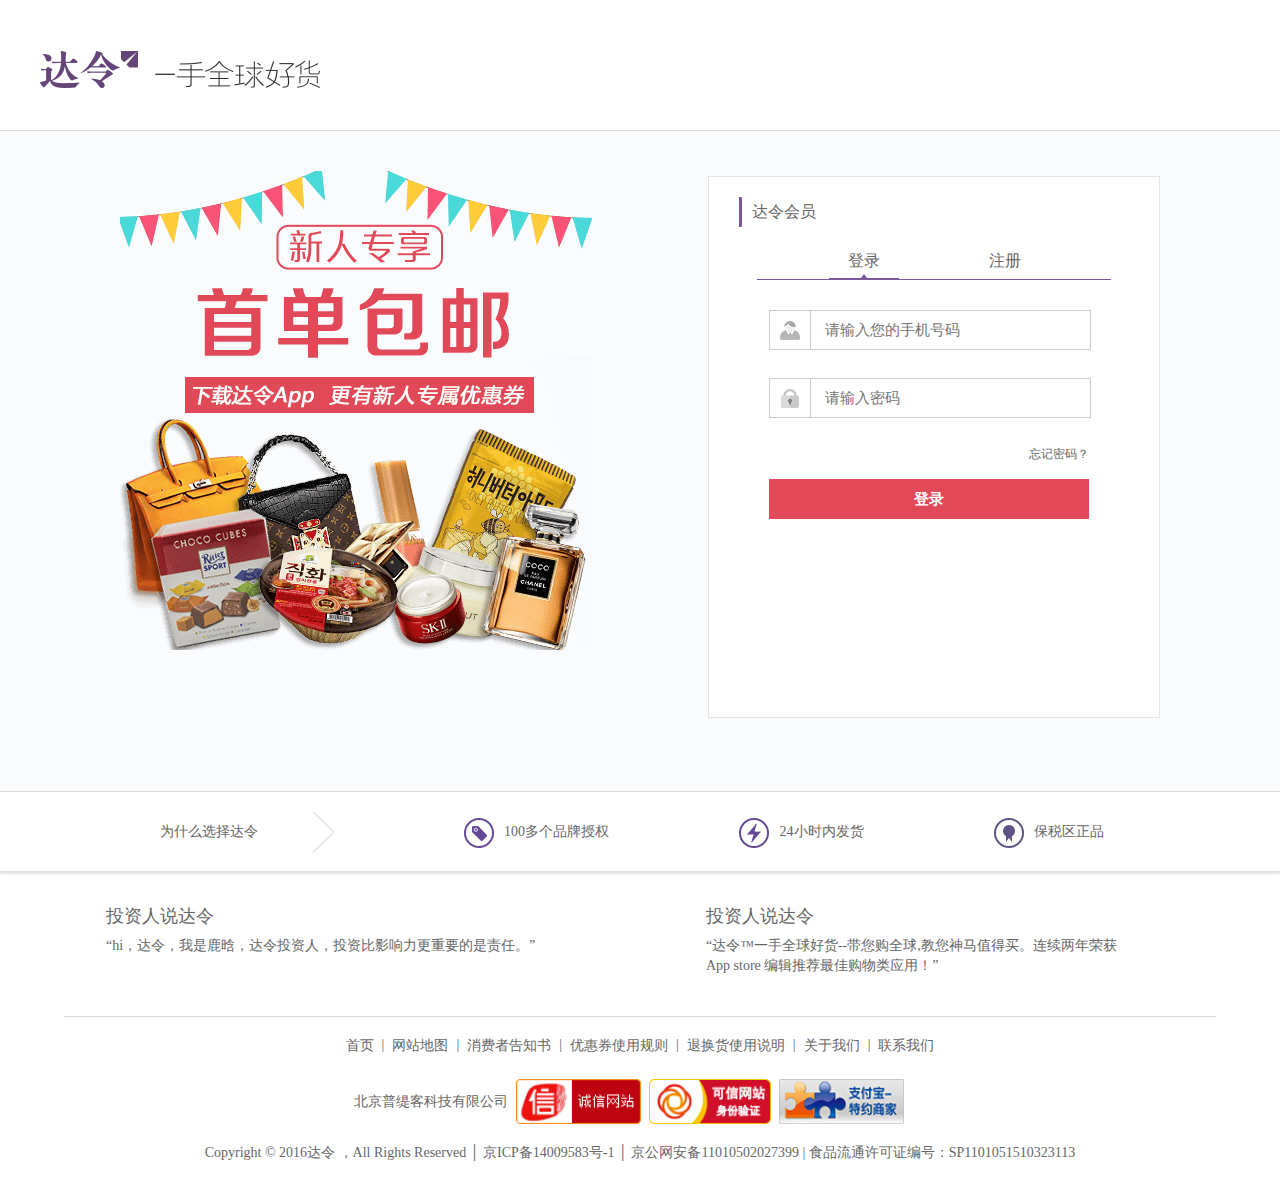
<file: 达令网/login.html>
<!DOCTYPE html>
<html lang="en">
<head>
	<meta charset="UTF-8">
	<link rel="icon" href="img/favicon.ico" type="image/x-icon" />
	<link type="text/css" rel="stylesheet" href="css/login.css">
	<link type="text/css" rel="stylesheet" href="css/all(header,footer).css">
	<script type="text/javascript" src="js/jquery-3.1.0.js"></script>
	<script type="text/javascript" src="js/jquery-3.1.0.min.js"></script>
	<!-- validate插件 -->
	<script type="text/javascript" src="js/jquery.validate.js"></script>
	<script type="text/javascript" src="js/jquery.validate.min.js"></script>
	<script type="text/javascript" src="javascript/login.js"></script>
	<title>登录</title>
</head>
<body>
	<header class="login-head">
		<a href="index.html" class="logo"></a>
	</header>
	<!-- 主内容区 -->
	<section class="main">
		<div>
			<div class="msgbox">
				<h2>达令会员</h2>
				<div class="msgbox-tit">
					<a href="javascript:;" class="login-tit msgbox-active">登录</a>
					<a href="javascript:;" class="register-tit">注册</a>
				</div>
				<!-- 登录 -->
				<form action="#" method="get" id="loginForm" class="login-form">
					<div class="divitem">
						<span class="user-icon"><span class="iconfont"></span></span>
						<input type="text" id="phone" name="phone" placeholder="请输入您的手机号码">
					</div>
					<div class="divitem">
						<span class="pwd-icon"><span class="iconfont"></span></span>
						<input type="password" id="pwd" name="pwd" placeholder="请输入密码">
					</div>
					<p class="forget"><a href="#">忘记密码？</a></p>
					<button type="submit" id="loginBtn" class="login-btn">登录</button>
				</form>
				<!-- 注册 -->
				<form action="#" method="get" id="registerForm" class="register-form">
					<div class="divitem">
						<span class="user-icon"><span class="iconfont"></span></span>
						<input type="text" id="phone" name="phone" placeholder="请输入您的手机号码">
					</div>
					<div class="divitem">
						<span class="pwd-icon"><span class="iconfont"></span></span>
						<input type="password" id="pwds" name="pwds" placeholder="请输入验证码">
						<div class="codebox"><span>f</span><span>g</span><span>a</span><span>b</span></div>
						<div class="break"></div>
						<div class='errordiv'></div>
					</div>
					<div class="divitem">
						<span class="phpwd-icon"><span class="iconfont"></span></span>
						<input type="password" id="phpwd" name="phpwd" placeholder="请输入短信验证码">
						<div class="phpwdbtn">获取验证码</div>
					</div>
					<div class="divitem">
						<span class="pwd-icon"><span class="iconfont"></span></span>
						<input type="password" id="pwd" name="pwd" placeholder="请输入密码">
					</div>
					<div class="agreebox">
						<input type="checkbox" class="checkbox" name="agree">我已阅读并同意<a href="#">《达令用户注册协议》</a>
					</div>
					<button type="submit" id="registerBtn" class="register-btn">注册</button>
				</form>
			</div>
		</div>
	</section>

	<!-- 底部 -->
	<footer>
		<div class="footer-promise">
			<ul>
				<li>
					为什么选择达令
					<span class="arrow-left"></span>
				</li>
				<li>
					<span class="promise-icon"></span>
					100多个品牌授权
				</li>
				<li>
					<span class="promise-icon"></span>
					24小时内发货
				</li>
				<li>
					<span class="promise-icon"></span>
					保税区正品
				</li>
			</ul>
		</div>
		<!-- 投资人 -->
		<div class="footer-investor">
			<dl>
				<dt>投资人说达令</dt>
				<dd>“hi，达令，我是鹿晗，达令投资人，投资比影响力更重要的是责任。”</dd>
			</dl>
			<dl>
				<dt>投资人说达令</dt>
				<dd>“达令™一手全球好货--带您购全球,教您神马值得买。连续两年荣获<br>App store 编辑推荐最佳购物类应用！”</dd>
			</dl>
		</div>
		<div class="footer-copyright">
			<ul class="footer-ul">
				<li><a href="#">首页</a></li>
				<li>|</li>
				<li><a href="#">网站地图</a></li>
				<li>|</li>
				<li><a href="#">消费者告知书</a></li>
				<li>|</li>
				<li><a href="#">优惠券使用规则</a></li>
				<li>|</li>
				<li><a href="#">退换货使用说明</a></li>
				<li>|</li>
				<li><a href="#">关于我们</a></li>
				<li>|</li>
				<li><a href="#">联系我们</a></li>
			</ul>
			<ul class="footer-ul2">
				<li>北京普缇客科技有限公司</li>
				<li><a href="#"><img src="img/footer-img1.png" alt=""></a></li>
				<li><a href="#"><img src="img/footer-img2.png" alt=""></a></li>
				<li><a href="#"><img src="img/footer-img3.jpg" alt=""></a></li>
			</ul>
			<p>Copyright © 2016达令 ，All Rights Reserved │ 京ICP备14009583号-1 │ 京公网安备11010502027399 | 食品流通许可证编号：SP1101051510323113 </p>
		</div>
	</footer>
</body>
</html>
</file>
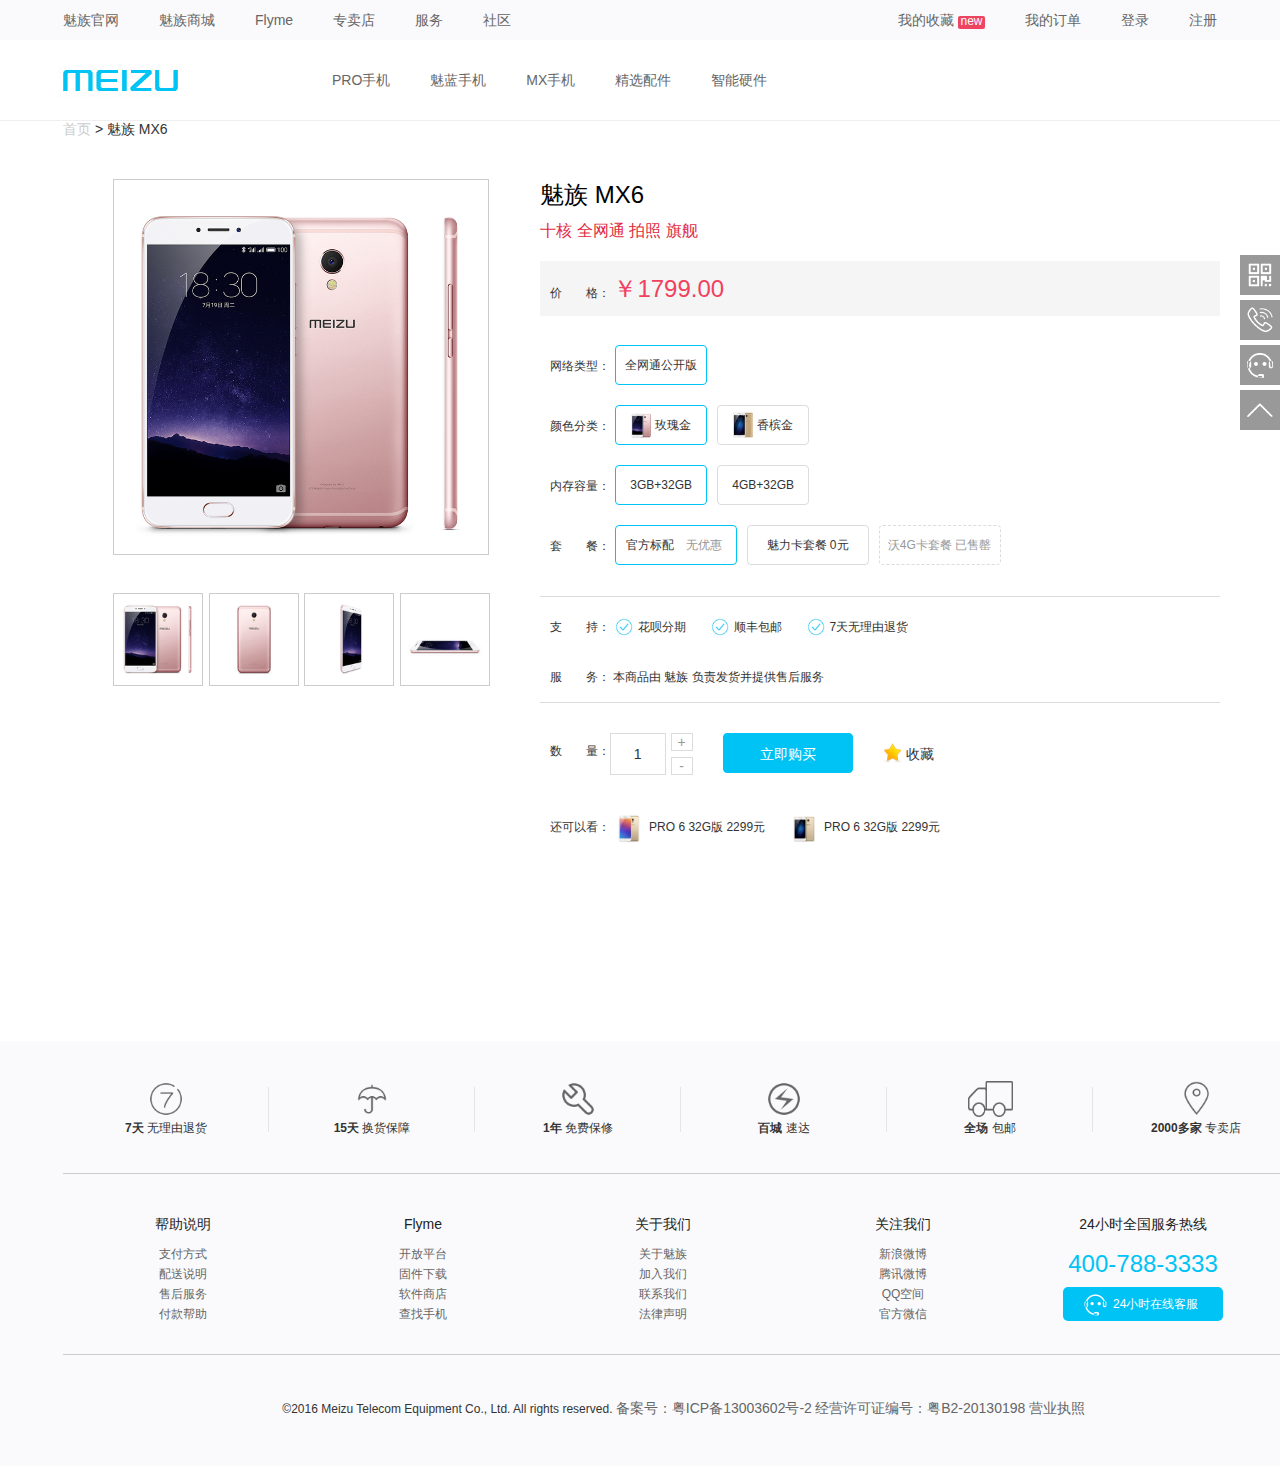
<file: 魅族官网/goodsMsg.html>
<!DOCTYPE html>
<html lang="en">
<head>
	<meta charset="UTF-8">
	<link rel="shortcut icon" href="images/index/favicon.ico">
	<script type="text/javascript" src="jquery/jquery-3.1.0.js"></script>
	<link rel="stylesheet" type="text/css" href="css/goodsMsg.css">
	<link rel="stylesheet" type="text/css" href="css/layout.css">
	<link rel="stylesheet" type="text/css" href="css/header-footer.css">
	<script type="text/javascript" src="js/goodsMsg.js"></script>
	<title>商品详情页</title>
</head>
<body>
	<header>
		<div class="top-nav">
			<ul class="top-nav-left">
				<li><a href="#">魅族官网</a></li>
				<li><a href="#">魅族商城</a></li>
				<li><a href="#">Flyme</a></li>
				<li><a href="#">专卖店</a></li>
				<li><a href="#">服务</a></li>
				<li><a href="#">社区</a></li>
			</ul>
			<ul class="top-nav-right">
				<li><a href="register.html">注册</a></li>
				<li><a href="login.html">登录</a></li>
				<li><a href="#">我的订单</a></li>
				<li>
					<a href="#">我的收藏</a>
					<div>new</div>
				</li>
			</ul>
		</div>
		<div class="goods-bar">
			<img class="icon" src="images/index/icon.jpg">
			<ul class="goods-nav">
				<li>
					<a href="javascript:;">PRO手机</a>
					<div class="goods-nav-box">
						<div class="goods-nav-child">
							<ul>
								<li>
									<a href="#">
										<img src="images/index/top-pro手机1.png">
										<p>魅族PRO 6s</p>
										<span>￥2699</span>
									</a>
								</li>
								<li>
									<a href="#">
										<img src="images/index/top-pro手机2.png">
										<p>魅族PRO 6</p>
										<span>￥2299</span>
									</a>
								</li>
								<li>
									<a href="#">
										<img src="images/index/top-pro手机3.png">
										<p>魅族PRO 5</p>
										<span>￥2199</span>
									</a>
								</li>
							</ul>
						</div>
					</div>	
				</li>
				<li>
					<a href="javascript:;">魅蓝手机</a>
					<div class="goods-nav-box">
						<div class="goods-nav-child">
							<ul>
								<li>
									<a href="#">
										<img src="images/index/top-魅蓝手机1.png">
										<p>魅蓝 5</p>
										<span>￥699</span>
									</a>
								</li>
								<li>
									<a href="#">
										<img src="images/index/top-魅蓝手机2.png">
										<p>魅蓝 U10</p>
										<span>￥999</span>
									</a>
								</li>
								<li>
									<a href="#">
										<img src="images/index/top-魅蓝手机3.png">
										<p>魅蓝 U20</p>
										<span>￥1099</span>
									</a>
								</li>
								<li>
									<a href="#">
										<img src="images/index/top-魅蓝手机4.png">
										<p>魅蓝 E</p>
										<span>￥1299</span>
									</a>
								</li>
								<li>
									<a href="#">
										<img src="images/index/top-魅蓝手机5.png">
										<p>魅蓝 3s</p>
										<span>￥699</span>
									</a>
								</li>
								<li>
									<a href="#">
										<img src="images/index/top-魅蓝手机6.png">
										<p>魅蓝 note3</p>
										<span>￥799</span>
									</a>
								</li>
							</ul>
						</div>
					</div>			
				</li>
				<li>
					<a href="javascript:;">MX手机</a>
					<div class="goods-nav-box">
						<div class="goods-nav-child">
							<ul>
								<li>
									<a href="#">
										<img src="images/index/top-MX手机1.png">
										<p>魅族MX6</p>
										<span>￥1799</span>
									</a>
								</li>
								<li>
									<a href="#">
										<img src="images/index/top-MX手机2.png">
										<p>魅族MX5</p>
										<span>￥1499</span>
									</a>
								</li>
								<li>
									<a href="#">
										<img src="images/index/top-MX手机3.png">
										<p>魅族MXe 经典版</p>
										<span>￥1499</span>
									</a>
								</li>
							</ul>
						</div>
					</div>		
				</li>
				<li>
					<a href="javascript:;">精选配件</a>
					<div class="goods-nav-box">
						<div class="goods-nav-child">
							<ul>
								<li>
									<a href="#">
										<img src="images/index/top-精选配件1.png">
										<p>魅族 EP51蓝牙运动耳机</p>
										<span>￥269</span>
									</a>
								</li>
								<li>
									<a href="#">
										<img src="images/index/top-精选配件2.png">
										<p>魅族 HD50 头戴式耳机</p>
										<span>￥399</span>
									</a>
								</li>
								<li>
									<a href="#">
										<img src="images/index/top-精选配件3.png">
										<p>魅族 休闲旅行双肩包</p>
										<span>￥199</span>
									</a>
								</li>
								<li>
									<a href="#">
										<img src="images/index/top-精选配件4.png">
										<p>魅族移动电源（标准版）</p>
										<span>￥99</span>
									</a>
								</li>
								<li>
									<a href="#">
										<img src="images/index/top-精选配件5.png">
										<p>魅族 Lifeme BTS30 蓝牙音箱</p>
										<span>￥399</span>
									</a>
								</li>
								<li class="goods-nav-child-more">
									<ul>
										<li>
											<a href="#">
												<img class="goods-nav-child-more-icon" src="images/index/smallicon1.png" alt="">耳机 / 音箱
											</a>
										</li>
										<li>
											<a href="#">
												<img class="goods-nav-child-more-icon" src="images/index/smallicon2.png" alt="">路由器 / 移动电源
											</a>
										</li>
										<li>
											<a href="#">
												<img class="goods-nav-child-more-icon" src="images/index/smallicon3.png" alt="">保护套 / 后盖 / 贴膜
											</a>
										</li>
										<li>
											<a href="#">
												<img class="goods-nav-child-more-icon" src="images/index/smallicon4.png" alt="">数据线 / 电源适配器
											</a>
										</li>
										<li>
											<a href="#">
												<img class="goods-nav-child-more-icon" src="images/index/smallicon5.png" alt="">周边配件
											</a>
										</li>
									</ul>
								</li>
							</ul>
						</div>
					</div>		
				</li>
				<li>
					<a href="javascript:;">智能硬件</a>
					<div class="goods-nav-box">
						<div class="goods-nav-child">
							<ul>
								<li>
									<a href="#">
										<img src="images/index/top-智能硬件1.jpg">
										<p>魅族路由器 极速版</p>
										<span>￥199</span>
									</a>
								</li>
								<li>
									<a href="#">
										<img src="images/index/top-智能硬件2.png">
										<p>航嘉智慧云防雷USB充电站</p>
										<span>￥112</span>
									</a>
								</li>
								<li>
									<a href="#">
										<img src="images/index/top-智能硬件3.png">
										<p>英特曼全球旅行USB转换器</p>
										<span>￥79</span>
									</a>
								</li>
								<li>
									<a href="#">
										<img src="images/index/top-智能硬件4.png">
										<p>魅航智能行车记录仪MC6</p>
										<span>￥399</span>
									</a>
								</li>
								<li>
									<a href="#">
										<img src="images/index/top-智能硬件5.png">
										<p>乐范魔力贴酷炫版</p>
										<span>￥129</span>
									</a>
								</li>
								<li>
									<a href="#">
										<img src="images/index/top-智能硬件6.png">
										<p>麦开智能水杯Cuptime2</p>
										<span>￥399</span>
									</a>
								</li>
							</ul>
						</div>
					</div>			
				</li>
			</ul>
		</div>
		<div class="conmsg">
			<div class="erweima">
				<img src="images/index/erweima.png">
				<div>
					<img src="images/index/erweima.jpg">
				</div>
			</div>
			<div class="phone">
				<img src="images/index/phone.png" alt="">
				<div>
					<p>400-788-3333</p>
				</div>
			</div>
			<div class="kefu">
				<img src="images/index/在线客服.png" alt="">
				<div>
					<p>在线咨询</p>
				</div>
			</div>
			<div class="gotop">
				<img src="images/index/gotop.png" alt="">
			</div>
		</div>
	</header>
	
	<div class="mid">
		<section class="mid1">
			<a href="#">首页</a>&nbsp;> 
			<a href="#"> 魅族 MX6</a>
			<div class="picbox">
				<div class="mid-pic">
					<img src="images/goodsmsg/mid1-bigpic1.jpg" alt="">
					<span class="overlay"></span>
				</div>
				<div class="big-pic">
					<img src="images/goodsmsg/mid1-bigpic1.jpg" alt="">
				</div>
			</div>
			<div class="small-picbox">
				<ul>
					<li><img src="images/goodsmsg/mid1-smallpic1.jpg"/></li>
			       	<li><img src="images/goodsmsg/mid1-smallpic2.jpg"/></li>
			       	<li><img src="images/goodsmsg/mid1-smallpic3.jpg"/></li>
			       	<li><img src="images/goodsmsg/mid1-smallpic4.jpg"/></li>
				</ul>
			</div>
			<div class="goodsmessage">
				<div class="goodsmessage-tit">
					<h1>魅族 MX6</h1>
					<p>十核 全网通 拍照 旗舰</p>
				</div>
				<div class="goodsmessage-price">
					<span>价&nbsp;&nbsp;&nbsp;&nbsp;&nbsp;&nbsp;&nbsp;格：</span>
					<span>￥1799.00</span>
				</div>
				<div class="goodsmessage-set">
					<div class="goodsmessage-set-style">
						<span>网络类型：</span>
						<div>全网通公开版</div>
					</div>
					<div class="goodsmessage-set-color">
						<span>颜色分类：</span>
						<div>
							<img src="images/goodsmsg/goodsmessage-set-color1.png">
							<span>玫瑰金</span>
						</div>
						<div>
							<img src="images/goodsmsg/goodsmessage-set-color2.jpg">
							<span>香槟金</span>
						</div>
					</div>
					<div class="goodsmessage-set-contain">
						<span>内存容量：</span>
						<div>3GB+32GB</div>
						<div>4GB+32GB</div>
					</div>
					<div class="goodsmessage-set-package">
						<span>套&nbsp;&nbsp;&nbsp;&nbsp;&nbsp;&nbsp;&nbsp;餐：</span>
						<div>
							<span>官方标配</span>
							<span>无优惠</span>
						</div>
						<div>魅力卡套餐 0元</div>
						<div>沃4G卡套餐 已售罄</div>
					</div>
				</div>
				<div class="goodsmessage-service">
					<div class="goodsmessage-service-agree">
						<span>支&nbsp;&nbsp;&nbsp;&nbsp;&nbsp;&nbsp;&nbsp;持：</span>
						<span><img src="images/goodsmsg/agree.png" alt="">花呗分期</span>
						<span><img src="images/goodsmsg/agree.png" alt="">顺丰包邮</span>
						<span><img src="images/goodsmsg/agree.png" alt="">7天无理由退货</span>
					</div>
					<div class="goodsmessage-service-ser">
						<span>服&nbsp;&nbsp;&nbsp;&nbsp;&nbsp;&nbsp;&nbsp;务：</span>
						<span>&nbsp;本商品由 魅族 负责发货并提供售后服务</span>
					</div>
				</div>
				<div class="goodsmessage-buy">
					<span>数&nbsp;&nbsp;&nbsp;&nbsp;&nbsp;&nbsp;&nbsp;量：</span>
					<input id="numchange" type="text" value="1" maxlength="10">
					<div id="addnum">+</div>
					<div id="delnum">-</div>
					<input id="buy" type="button" value="立即购买">
					<a href="#">
						<img src="images/goodsmsg/save.png" alt="">
						<span class="save">收藏</span>
					</a>
				</div>
				<div class="goodsmessage-tuijian">
					<span>还可以看：</span>
					<a href="#">
						<img src="images/goodsmsg/tuijian-img1.png" alt="">
						<span>PRO 6 32G版 2299元</span>
					</a>
					<a href="#">
						<img src="images/goodsmsg/tuijian-img2.png" alt="">
						<span>PRO 6 32G版 2299元</span>
					</a>	
				</div>
			</div>
			
		</section>

	</div>

	<!-- 底部 -->
	<footer>
		<div>
			<ul class="footer-msg1">
				<li>
					<img src="images/index/footer-msg1-img1.png" alt=""><br>
					<span>7天</span> 无理由退货
				</li>
				<li>
					<img src="images/index/footer-msg1-img2.png" alt=""><br>
					<span>15天</span> 换货保障
				</li>
				<li>
					<img src="images/index/footer-msg1-img3.png" alt=""><br>
					<span>1年</span> 免费保修
				</li>
				<li>
					<img src="images/index/footer-msg1-img4.png" alt=""><br>
					<span>百城</span> 速达
				</li>
				<li>
					<img src="images/index/footer-msg1-img5.png" alt=""><br>
					<span>全场</span> 包邮
				</li>
				<li>
					<img src="images/index/footer-msg1-img6.png" alt=""><br>
					<span>2000多家</span> 专卖店
				</li>
			</ul>
			<div class="footer-msg2">
				<ul>
					<p>帮助说明</p>
					<li><a href="#">支付方式</a></li>
					<li><a href="#">配送说明</a></li>
					<li><a href="#">售后服务</a></li>
					<li><a href="#">付款帮助</a></li>
				</ul>
				<ul>
					<p>Flyme</p>
					<li><a href="#">开放平台</a></li>
					<li><a href="#">固件下载</a></li>
					<li><a href="#">软件商店</a></li>
					<li><a href="#">查找手机</a></li>
				</ul>
				<ul>
					<p>关于我们</p>
					<li><a href="#">关于魅族</a></li>
					<li><a href="#">加入我们</a></li>
					<li><a href="#">联系我们</a></li>
					<li><a href="#">法律声明</a></li>
				</ul>
				<ul>
					<p>关注我们</p>
					<li><a href="#">新浪微博</a></li>
					<li><a href="#">腾讯微博</a></li>
					<li><a href="#">QQ空间</a></li>
					<li><a href="#">官方微信</a></li>
				</ul>
				<ul>
					<p>24小时全国服务热线</p>
					<p id="phone"><a href="#">400-788-3333</a></p>
					<a href="#">
						<div>
							<img src="images/index/在线客服.png" alt="">
							<span>24小时在线客服</span>
						</div>
					</a>
				</ul>
			</div>
			<div class="footer-msg3">
				&copy;2016 Meizu Telecom Equipment Co., Ltd. All rights reserved.
				<a href="#">备案号：粤ICP备13003602号-2</a>
				<a href="#">经营许可证编号：粤B2-20130198</a>
				<a href="#">营业执照</a>
			</div>
		</div>
	</footer>
</body>
</html>
</file>
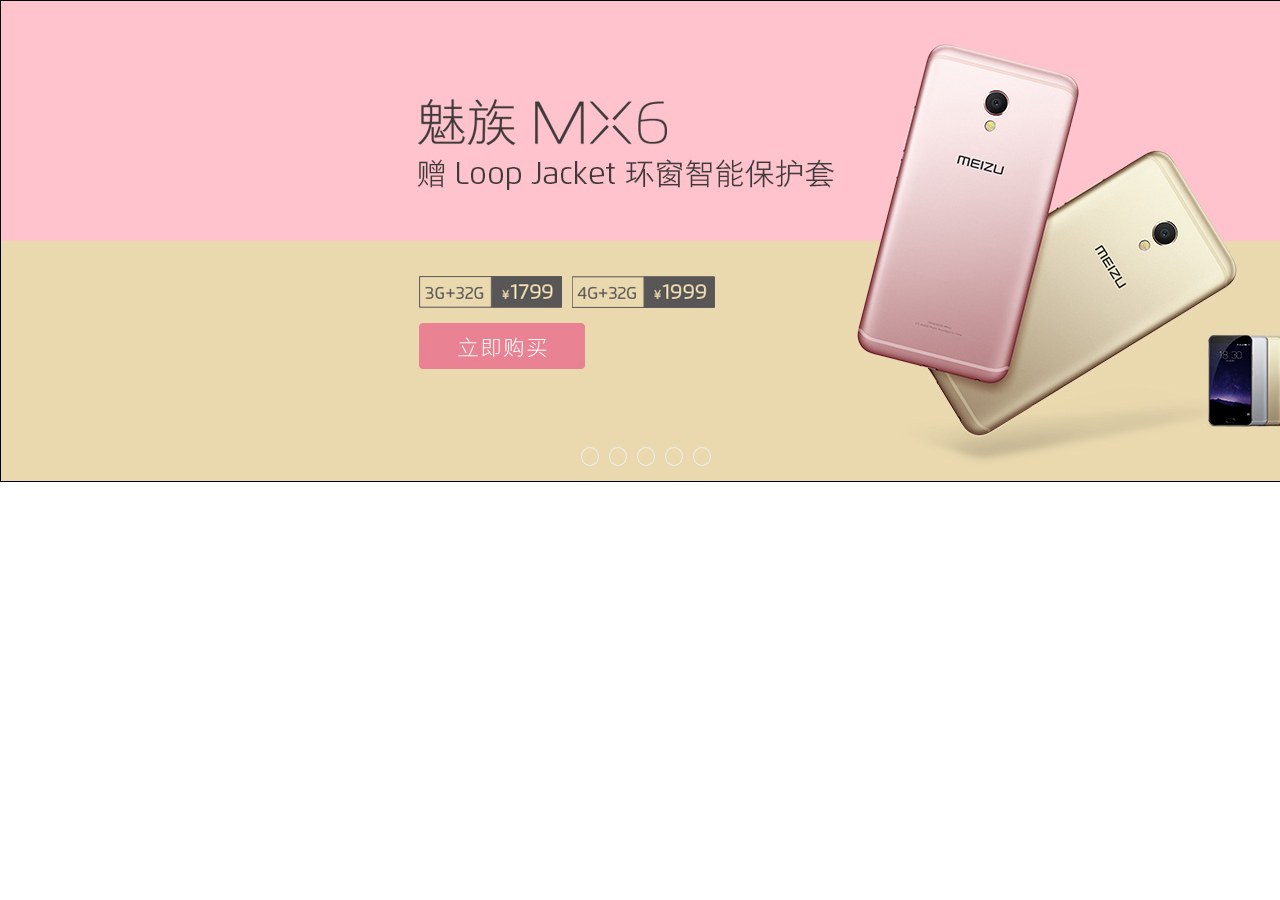
<file: 魅族官网/jq单向滑动图片轮播.html>
<!DOCTYPE html>
<html lang="en">
<head>
	<meta charset="UTF-8">
	<script type="text/javascript" src="jquery/jquery-3.1.0.js"></script>
	<title>jq图片轮播</title>
	<style type="text/css">
		*{
			margin:0;
			padding:0;
		}
		.box{
			position: relative;
			width:100%;
			height:480px;
			overflow: hidden;
			border:1px #000 solid;
		}
		.box img{
			position: absolute;
		}
		.box img:not(.img1){
			display:none;
		}
		.box .num{
			position: absolute;
			z-index:1;
			width:100%;
			bottom:15px;
			text-align: center;
		}
		.box .num a{
			margin-left: 10px;
			padding:0 8px;
			border:1px #eee solid;
			border-radius: 50%;
		}
	</style>
</head>
<body>
	<div class="box">
		<img class="img1" src="images/index/big-adv1.jpg" alt="">
		<img src="images/index/big-adv2.jpg" alt="">
		<img src="images/index/big-adv3.jpg" alt="">
		<img src="images/index/big-adv4.jpg" alt="">
		<img src="images/index/big-adv5.jpg" alt="">
		<div class="num">
			<a id="a1" href="#"></a>
			<a id="a2" href="#"></a>
			<a id="a3" href="#"></a>
			<a id="a4" href="#"></a>
			<a id="a5" href="#"></a>
		</div>
	</div>
</body>
</html>
<script type="text/javascript">
	$(function(){
		var index = 1;
		var timer;
		var adWidth = $(".box>img:first").width();
		function showadv(){
			console.log(index);
			$("img").eq(index).css("display","block");
			$("img").eq(index).css("left",adWidth+"px");
			for (var i = 0; i < $("img").length; i++) {
				$("img").eq(i).animate({left:"-="+adWidth+"px"},30);
			};	
			index++;
			if (index==$("img").length) {
				index=0;
			};
		}
		$(".box .num a").hover(function(){
			index = $(this).index();
			showadv();
			clearInterval(timer);	
		},function(){
			timer = setInterval(showadv,1000);
		})
		timer = setInterval(showadv,1000);		
	})



	// var index2 = 1;
	// var timer2;
	// var adWidth = $(".main3-banner1").width();
	// function showbanner(){
	//     $(".main3-box1-itemnum>a").eq(index2).css("background","#333").siblings().css("background","#ccc");
	// 	$(".main3-slide-banner>div").eq(index2).css("display","block");
	// 	$(".main3-slide-banner>div").eq(index2).css("left",adWidth+"px");
	// 	for (var i = 0; i < $(".main3-slide-banner>div").length; i++) {
	// 		$(".main3-slide-banner>div").eq(i).animate({left:"-="+adWidth+"px"},500);
	// 	};	
	// 	index2++;
	// 	if (index2==$(".main3-slide-banner>div").length) {
	// 		index2=0;
	// 	};
	// }
	// // 区域滑动轮播-下标
	// $(".main3-box1-itemnum>a").hover(function(){
	// 	index2 = $(this).index();
	// 	showbanner();
	// 	clearInterval(timer2);	
	// },function(){
	// 	timer2 = setInterval(showbanner,2000);
	// })
	// timer2 = setInterval(showbanner,3000);		
	// // 上一张下一张键使用
	// $(".main3-box1").hover(function(){
	// 	$(".main3-changeimg>a").css("display","block");
	// },function(){
	// 	$(".main3-changeimg>a").css("display","none");
	// })
	// // 点击事件
	// $(".main3-changeimg>a").click(function(){
	// 	clearInterval(timer2);
	// 	// alert($(this).index());
	// 	if($(this).index()==0){	
	// 		index2--;
	// 		if (index2==-1) {
	// 			index2=$(".main3-slide-banner>div").length-1;
	// 		};
	// 		console.log(index2);
	// 		$(".main3-slide-banner>div").eq(index2).css("display","block");
	// 		$(".main3-slide-banner>div").eq(index2).css("left","-"+adWidth+"px");
	// 		for (var i = $(".main3-slide-banner>div").length-1; i >0; i--) {
	// 			$(".main3-slide-banner>div").eq(i).animate({left:"+="+adWidth+"px"},500);
	// 			// 圆圈样式
	//     		$(".main3-box1-itemnum>a").eq(index2).css("background","#333").siblings().css("background","#ccc");	
	// 		};
			
	// 	}else{
	// 		clearInterval(timer2);
	// 		showbanner();
	// 	}
	// 	// timer2 = setInterval(showbanner,2000);
	// })
	// // 悬浮即清除定时器
	// $(".main3-slide-banner").hover(function(){
	// 	clearInterval(timer2);
	// },function(){
	// 	timer2 = setInterval(showbanner,2000);
	// })
</script>
</file>
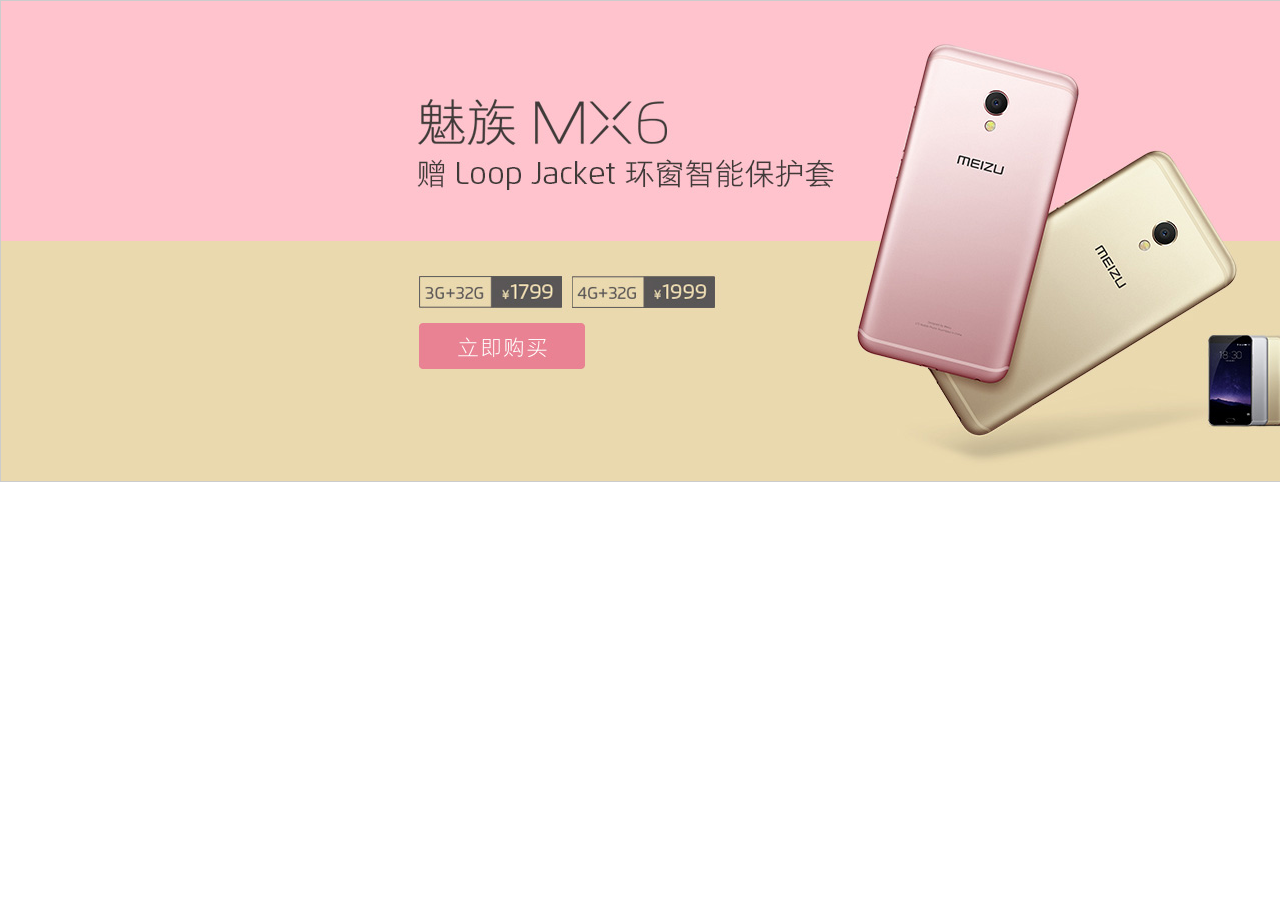
<file: 魅族官网/jq双向滑动图片轮播.html>
<!DOCTYPE html>
<html lang="en">
<head>
	<meta charset="UTF-8">
	<script type="text/javascript" src="jquery/jquery-3.1.0.js"></script>
	<title>jq图片轮播</title>
	<style type="text/css">
		*{margin:0;padding:0;}
		ul,li{
			list-style: none;
		}
		.slidebox{
			position: relative;
			width:100%;
			height:480px;
			border:1px #ccc solid;
			overflow: hidden;
		}
		ul{
			position: absolute;
			width:500%;
			height:480px;		
		}
		li{
			width:20%;
			height:100%;
			float:left;
		}
	</style>
</head>
<body>
	<div class="slidebox">
		<ul>
			<li><a href="#"><img src="images/index/big-adv1.jpg" alt=""></a></li>
			<li><a href="#"><img src="images/index/big-adv2.jpg" alt=""></a></li>
			<li><a href="#"><img src="images/index/big-adv3.jpg" alt=""></a></li>
			<li><a href="#"><img src="images/index/big-adv4.jpg" alt=""></a></li>
			<li><a href="#"><img src="images/index/big-adv5.jpg" alt=""></a></li>
		</ul>
	</div>	
</body>
</html>
<script type="text/javascript">
	$(function(){
		var timer;
		create1();
		var ww = $(".slidebox").width();
		function create1(){
			var step = 0;		
			timer = setInterval(function(){
				if (step > ww*3) {
					clearInterval(timer);
					create2();
				}else{
					step += ww;
				}
				$("ul").animate({left:"-"+step+"px"},1000);
			},1500);
		}
		

		function create2(){
			var step=ww*4;
			timer = setInterval(function(){
				if (step<0) {
					clearInterval(timer);
					create1();
				}else{
					step -= ww;
				}
				
				$("ul").animate({left:"-"+step+"px"},1000);
			},1500);
		}
	})
</script>
</file>
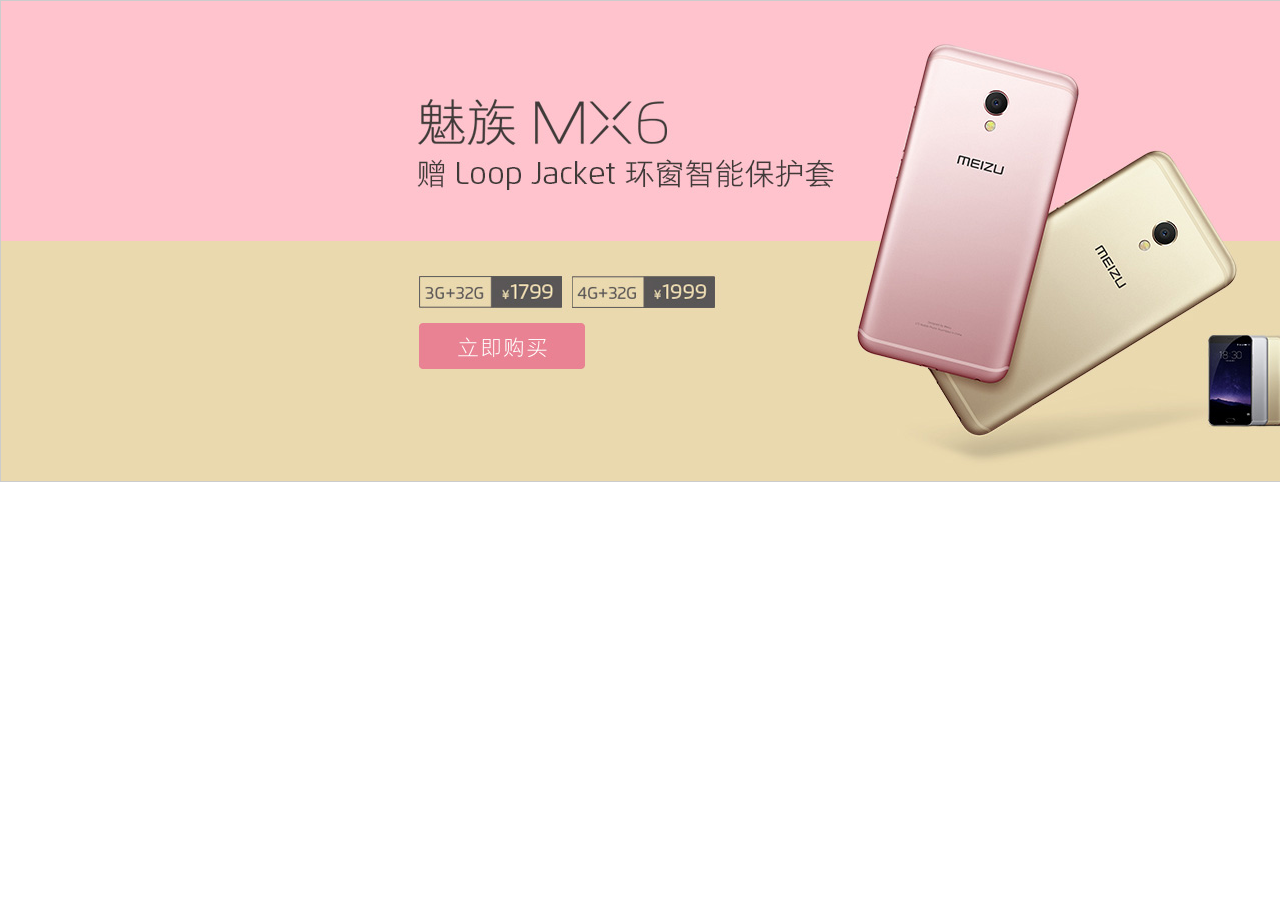
<file: 魅族官网/jq淡入图片轮播.html>
<!DOCTYPE html>
<html lang="en">
<head>
	<meta charset="UTF-8">
	<script type="text/javascript" src="jquery/jquery-3.1.0.js"></script>
	<title>jq图片轮播</title>
	<style type="text/css">
		*{margin:0;padding:0;}
		ul,li{
			list-style: none;
		}
		.slidebox{
			width:100%;
			height:480px;
			border:1px #ccc solid;
		}
		ul li{
			position: absolute;
		}
		ul li:not(.firt){
			display:none;
		}
	</style>
</head>
<body>
	<div class="slidebox">
		<ul>
			<li class="firt"><a href="#"><img src="images/index/big-adv1.jpg" alt=""></a></li>
			<li><a href="#"><img src="images/index/big-adv2.jpg" alt=""></a></li>
			<li><a href="#"><img src="images/index/big-adv3.jpg" alt=""></a></li>
			<li><a href="#"><img src="images/index/big-adv4.jpg" alt=""></a></li>
			<li><a href="#"><img src="images/index/big-adv5.jpg" alt=""></a></li>
		</ul>
	</div>	
</body>
</html>
<script type="text/javascript">
	$(function(){
		var timer;
		var index=0;
		timer = setInterval(function(){
			$("ul li").eq(index).fadeOut();
			if(index>=$("ul li").length-1){
				index=-1;
			}
			$("ul li").eq(index+1).fadeIn();
			index++;
		},1000);
	})
</script>
</file>
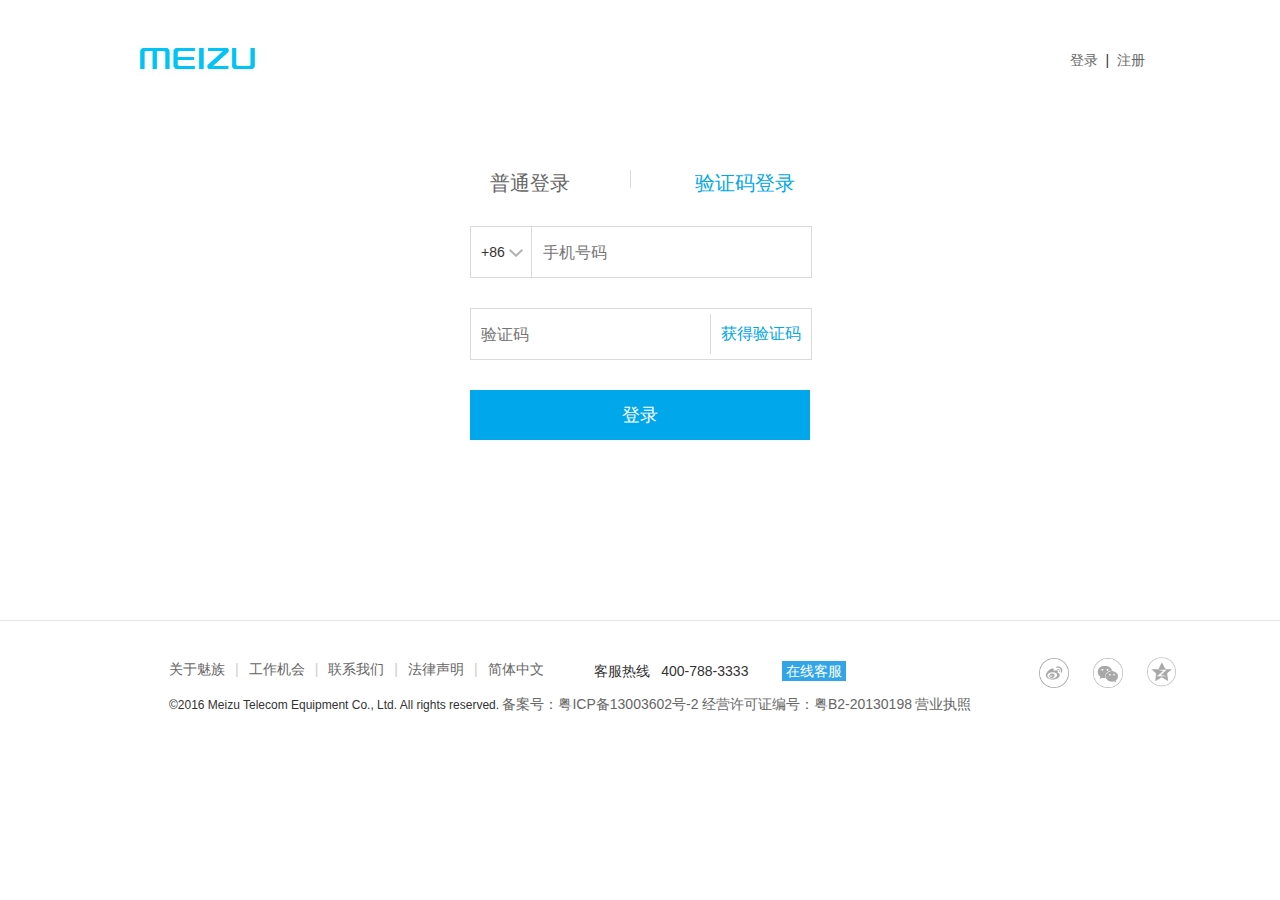
<file: 魅族官网/login.html>
<!DOCTYPE html>
<html lang="en">
<head>
	<meta charset="UTF-8">
	<link rel="shortcut icon" href="images/index/favicon.ico">
	<script type="text/javascript" src="jquery/jquery-3.1.0.js"></script>
	<script type="text/javascript" src="jquery/jquery.validate.js"></script>
	<link rel="stylesheet" type="text/css" href="css/login.css">
	<link rel="stylesheet" type="text/css" href="css/login-regist(all).css">
	<link rel="stylesheet" type="text/css" href="css/layout.css">
	<script type="text/javascript" src="js/login-regist(all).js"></script>
	<script type="text/javascript" src="js/login.js"></script>
	<title>登录页面</title>
</head>
<body>
	<div class="all">
		<header>
			<a href="index.html"><img src="images/register/icon.jpg" alt=""></a>
			<a href="register.html">注册</a>
			<span>&nbsp;&nbsp;|&nbsp;&nbsp;</span>  
			<a href="login.html">登录</a>
		</header>
		<section>
			<div class="box box1">
				<span class="tit3"></span>  
				<a href="#" class="tit1">普通登录</a>
				<a href="#" class="tit2">验证码登录</a>
				<form action="#" method="get" id="signupForm1" >
					<input class="username" name="username" type="text" placeholder="手机号/Flyme账号">
					<span></span>
					<input class="password" name="password" type="text" placeholder="密码">
					<span></span>
					<div class="rembox">
						<input type="checkbox" class="remb" name="remb">
						<span>记住登录状态</span>
						<a href="#">忘记密码？</a>
					</div>
					<input type="submit" class="login" value="登录">
					<a href="#" class="change">社区账号转换为 Flyme 账号</a>
				</form>
			</div>
			<div class="box box2">
				<span class="tit3"></span>  
				<a href="#" class="tit1">普通登录</a>
				<a href="#" class="tit2">验证码登录</a>
				<form action="#" method="get" id="signupForm2" >
					<div class="phonebox">
						<div class="phone-area">
							<span>+86</span>
							<img src="images/register/arrow-down.png" alt="">
						</div>
						<div class="phone-area-box">
							<ul>
								<li>常用</li>
								<li>中国<span>+86</span></li>
								<li>台湾<span>+886</span></li>
								<li>中国香港<span>+852</span></li>
								<li>Brazil<span>+55</span></li>
								<li>India<span>+91</span></li>
								<li>Indonesia<span>+62</span></li>
								<li>Malaysia<span>+60</span></li>
							</ul>
							<ul>
								<li>A</li>
								<li>Andorra<span>+376</span></li>
								<li>Afghanistan<span>+93</span></li>
								<li>Antigua and Barbuda<span>+1</span></li>
								<li>Anguilla<span>+1</span></li>
								<li>Albania<span>+355</span></li>
								<li>Armenia<span>+374</span></li>
							</ul>
						</div>
						<input class="phone" name="phone" type="text" placeholder="手机号码">
					</div>
					<span></span>
					<div class="codebox">
						<input class="code" name="code" type="text" placeholder="验证码">
						<span><a href="#">获得验证码</a></span>
					</div>
					<span></span>
					<input type="submit" class="login" value="登录">
				</form>
			</div>
		</section>
		<footer>
			<ul>
				<li><a href="#">关于魅族</a></li>
				<li>|</li>
				<li><a href="#">工作机会</a></li>
				<li>|</li>
				<li><a href="#">联系我们</a></li>
				<li>|</li>
				<li><a href="#">法律声明</a></li>
				<li>|</li>
				<li><a href="#">简体中文</a></li>
			</ul>
			<span>客服热线&nbsp;&nbsp;&nbsp;400-788-3333</span>
			<a href="#">在线客服</a>
			<div class="footer-msg2">
				<a href="#"><img src="images/register/weibo1.png" alt=""></a>
				<a href="#"><img src="images/register/weixin1.png" alt=""></a>
				<a href="#"><img src="images/register/qqkongjian1.png" alt=""></a>
				<!-- <img src="images/register/weixin.png" alt=""> -->
			</div>
			<div class="footer-msg3">
				&copy;2016 Meizu Telecom Equipment Co., Ltd. All rights reserved.
				<a href="#">备案号：粤ICP备13003602号-2</a>
				<a href="#">经营许可证编号：粤B2-20130198</a>
				<a href="#">营业执照</a>
			</div>
		</footer>
	</div>
</body>
</html>
</file>
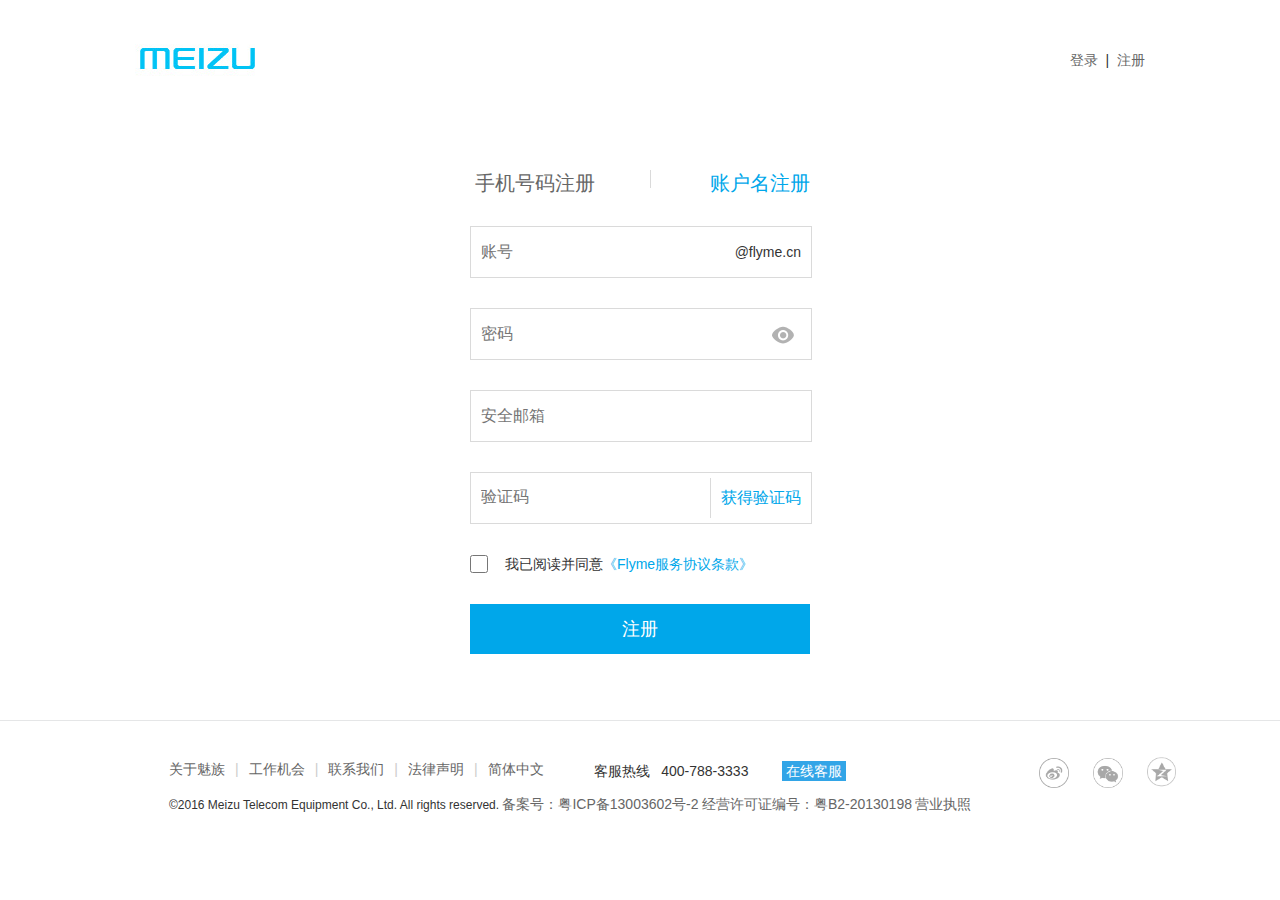
<file: 魅族官网/register.html>
<!DOCTYPE html>
<html lang="en">
<head>
	<meta charset="UTF-8">
	<link rel="shortcut icon" href="images/index/favicon.ico">
	<script type="text/javascript" src="jquery/jquery-3.1.0.js"></script>
	<script type="text/javascript" src="jquery/jquery.validate.js"></script>
	<link rel="stylesheet" type="text/css" href="css/register.css">
	<link rel="stylesheet" type="text/css" href="css/layout.css">
	<link rel="stylesheet" type="text/css" href="css/login-regist(all).css">
	<script type="text/javascript" src="js/login-regist(all).js"></script>
	<script type="text/javascript" src="js/register.js"></script>
	<title>注册页面</title>
</head>
<body>
	<div class="all">
		<header>
			<a href="index.html"><img src="images/register/icon.jpg" alt=""></a>
			<a href="register.html">注册</a>
			<span>&nbsp;&nbsp;|&nbsp;&nbsp;</span>  
			<a href="login.html">登录</a>
		</header>
		<section>
			<div class="box box1">
				<a href="#" class="tit1">手机号码注册</a>
				<span class="tit3"></span>  
				<a href="#" class="tit2">账户名注册</a>
				<form action="#" method="get" id="signupForm1" >
					<div class="phonebox">
						<div class="phone-area">
							<span>+86</span>
							<img src="images/register/arrow-down.png" alt="">
						</div>
						<div class="phone-area-box">
							<ul>
								<li>常用</li>
								<li>中国<span>+86</span></li>
								<li>台湾<span>+886</span></li>
								<li>中国香港<span>+852</span></li>
								<li>Brazil<span>+55</span></li>
								<li>India<span>+91</span></li>
								<li>Indonesia<span>+62</span></li>
								<li>Malaysia<span>+60</span></li>
							</ul>
							<ul>
								<li>A</li>
								<li>Andorra<span>+376</span></li>
								<li>Afghanistan<span>+93</span></li>
								<li>Antigua and Barbuda<span>+1</span></li>
								<li>Anguilla<span>+1</span></li>
								<li>Albania<span>+355</span></li>
								<li>Armenia<span>+374</span></li>
							</ul>
						</div>
						<input class="phone" name="phone" type="text" placeholder="手机号码">
					</div>
					<span></span>
					<div class="codebox">
						<input class="code" name="code" type="text" placeholder="验证码">
						<span><a href="#">获得验证码</a></span>
					</div>
					<span></span>
					<div class="passwordbox">
						<input class="password" name="password" type="password" placeholder="密码">
						<img src="images/register/pwd.png" alt="">
					</div>
					<span></span>
					<div class="agreebox">
						<input type="checkbox" class="agree" name="agree">
						<span>我已阅读并同意<a href="#">《Flyme服务协议条款》</a></span>
					</div>
					<span></span>
					<!-- <a href="#">注册</a> -->
					<input type="submit" class="register" value="注册">
				</form>
			</div>
			<div class="box box2">
				<span class="tit3"></span> 
				<a href="#" class="tit1">手机号码注册</a> 
				<a href="#" class="tit2">账户名注册</a>
				<form action="#" method="get" id="signupForm2" >
					<div class="userbox">
						<input class="username" name="username" type="text" placeholder="账号">
						<span>@flyme.cn</span>
					</div>
					<span></span>
					<div class="passwordbox">
						<input class="password" name="password" type="password" placeholder="密码">
						<img src="images/register/pwd.png" alt="">
					</div>
					<span></span>
					<div class="emailbox">
						<input class="email" name="email" type="text" placeholder="安全邮箱">
					</div>
					<span></span>
					<div class="codebox">
						<input class="code" name="code" type="text" placeholder="验证码">
						<span><a href="#">获得验证码</a></span>
					</div>
					<span></span>
					<div class="agreebox">
						<input type="checkbox" class="agree" name="agree">
						<span>我已阅读并同意<a href="#">《Flyme服务协议条款》</a></span>
					</div>
					<span></span>
					<!-- <a href="#">注册</a> -->
					<input type="submit" class="register" value="注册">
				</form>
			</div>
		</section>
		<footer>
			<ul>
				<li><a href="#">关于魅族</a></li>
				<li>|</li>
				<li><a href="#">工作机会</a></li>
				<li>|</li>
				<li><a href="#">联系我们</a></li>
				<li>|</li>
				<li><a href="#">法律声明</a></li>
				<li>|</li>
				<li><a href="#">简体中文</a></li>
			</ul>
			<span>客服热线&nbsp;&nbsp;&nbsp;400-788-3333</span>
			<a href="#">在线客服</a>
			<div class="footer-msg2">
				<a href="#"><img src="images/register/weibo1.png" alt=""></a>
				<a href="#"><img src="images/register/weixin1.png" alt=""></a>
				<a href="#"><img src="images/register/qqkongjian1.png" alt=""></a>
				<!-- <img src="images/register/weixin.png" alt=""> -->
			</div>
			<div class="footer-msg3">
				&copy;2016 Meizu Telecom Equipment Co., Ltd. All rights reserved.
				<a href="#">备案号：粤ICP备13003602号-2</a>
				<a href="#">经营许可证编号：粤B2-20130198</a>
				<a href="#">营业执照</a>
			</div>
		</footer>
	</div>
</body>
</html>
</file>
<file: 达令网/css/index.css>
/**********************************************商品列表+banner****************************/

/**********************************************商品列表***************************/
.goods-nav{
	position: relative;
	width: 100%;
	height: 30px;
    line-height: 30px;
    background-color: #333;
    z-index: 3;
}
.goods-nav>div{
	margin:0 auto;
	width:1200px;
}
.goods-nav1{
	position: relative;
	width: 220px;
	float: left;
    cursor: pointer;
}
.goods-nav1>.goods-tit{
	height: 30px;
	line-height: 30px;
	font-size: 16px;
	color:#fff;
	text-align: center;
	background-color: #654579;
}
.goods-tit .icon-down{
	display: inline-block;
    margin-left: 13px;
	width: 11px;
    height: 7px;
	vertical-align: middle;
	background: url(../img/ico_arrow.png) -5px -120px no-repeat;
}
.goods-nav1>li:not(.goods-tit){
	padding: 25px 20px 0;
    height: 93px;
    color: #666;
	background-color: #e8e3eb;
	border: 1px solid #e8e3eb;
}
.goods-li-tit{
    padding-bottom: 16px;
	font-size: 14px;
    line-height: 16px;
}
.goods-li-tit>span{
	display: inline-block;
	margin-right: 10px;
    margin-top: -4px;
	width: 18px;
    height: 20px;
    vertical-align: middle;
	background: url(../img/goods-li1-titimg.png);
}
.goods-nav1>li:nth-child(3) .goods-li-tit>span{
	background: url(../img/goods-li2-titimg.png);
}
.goods-nav1>li:nth-child(3) .goods-li-tit>span{
	background: url(../img/goods-li3-titimg.png);
}
.goods-nav1>li:nth-child(3) .goods-li-tit>span{
	background: url(../img/goods-li4-titimg.png);
}
.goods-li-txt{
	height: 58px;
	border-bottom: 1px dotted #d9d9d9;
}
.goods-li-txt>li{
	margin-right: 6px;
	line-height: 20px;
	float: left;
}
.goods-li-txt>li a:hover,.goods-more a:hover{
	color: #e14958;
    text-decoration: underline;
}
/*.arrow-more{
	display: block;
	position: absolute;
    right: 20px;
    bottom: 28px;
    width: 0;
    height: 0;
	border-width: 2px 4px;
    border-style: solid;
    border-color: transparent transparent transparent #9e9e9e;
}*/
.goods-more{
	padding: 20px 40px 15px;
	position: absolute;
    left: 220px;
    top: 30px;
	width: 600px;
    min-height: 443px;
    overflow: hidden;
    background-color: #fff;
    border: 1px solid #654579;
    display: none;
}
.goods-nav1>li:not(.goods-tit):hover{
	background-color: #fff;
    border: 1px solid #654579;
    border-right-color: #fff;
    width: 179px;
}
.goods-nav1>li:not(.goods-tit):hover .goods-li-txt{
	border:1px #fff solid;
}
.goods-nav1>li:not(.goods-tit):hover .goods-more{
	display: block;
	/*使边框线消失*/
	z-index:-1;
}
.goods-more1{
	padding-bottom: 40px;
	overflow: hidden;
}
.goods-more1>h3{
	font-size: 14px;
    font-weight: 700;
    line-height: 40px;
}
.goods-more1-img{
	margin-left: -13px;
}
.goods-more1-img>li{
    margin-left: 13px;
	width: 140px;
    height: 70px;
	float: left;
}
.goods-more2-left{
	width:307px;
	overflow: hidden;
	float: left;
}
.more2-left-item{
	margin-bottom: 20px;
}											
.more2-left-item>span{
	display: block;
    width: 80px;
    height: 22px;
    line-height: 22px;
    font-weight: 700;
    float: left;
}
.more2-left-item>ul{
    width: 208px;
    line-height: 22px;
	overflow: hidden;
}
.more2-left-item>ul>li{
	margin-right: 20px;
	float: left;
}
.goods-more2-right{
    width: 293px;
    height: 270px;
	float: right;
}


/*****************************************************海报***********************/
.banner-box{
	position: relative;
	width:100%;
	height: 510px;
}
.banner>li{
	position: absolute;
	height: 480px;
    width: 100%;
    display: block;
    overflow: hidden;
}
.banner>li>a{
	display: block;
	width:100%;
	height:480px;
	background-position: top center;
}
.banner>li:nth-child(1)>a{
	background-image: url(../img/banner1.jpg);
}
.banner>li:nth-child(2)>a{
	background-image: url(../img/banner2.jpg);
}
.banner>li:nth-child(3)>a{
	background-image: url(../img/banner3.jpg);
}
.banner>li:nth-child(4)>a{
	background-image: url(../img/banner4.jpg);
}
.banner>li:not(.banner-first){
	display:none;
}
.banner-box>.bannernum{
	margin: 0 auto;
	position: absolute;
    bottom: 50px;
    left: 51%;
    z-index: 30;
}
.banner-box .bannernum a{
	display: block;
    background: #333;
    width: 15px;
    height: 15px;
    border-radius: 50%;
    margin-left: 7px;
    margin-right: 7px;
    border: 3px solid rgba(255,255,255,0.7);
    float: left;
}
.banner-box .bannernum a:nth-child(1){
	background-color: #6b4185;
}
.broadcast{
	position: absolute;
	bottom:0;
	width:100%;
	height:30px;
	background:#ececec;
}
.broadcast>div{
	margin-left: 76px;
	padding-left: 30px;
	height:30px;
	line-height: 30px;
	color: #66437a;
    font-weight: 700;
    float: left;
}
.broadcast>div>img{
	position: absolute;
	left: 80px;
	top:8px;
}
.broadcast-box{
	position: relative;
	margin-left: 20px;
	width:300px;
	height:100%;
	overflow: hidden;
	float: left;
}
.broadcast-box>li{
	position: absolute;
	height:30px;
	line-height: 30px;
}
.broadcast-box>li>a{
	color:#999;
}
.broadcast-box>li>a:hover{
	color:#66437a;
}
.broadcast-box>li:not(.msg1){
	display:none;
}

/*************************************************主内容区******************************/
.main{
    padding-bottom: 50px;
    min-width: 1200px;
	background-color: #f9f9f9;
}
.main>div{
	margin:0 auto;
	padding-top: 90px;
	width:1200px;
}
/******************************************区域标题**********************************/
.cont-title{
	margin: 0 auto 16px;
    position: relative;
	width: 430px;
    height: 1px;
    background-color: #676767;
    font-size: 30px;
}
.cont-title>p{
    padding: 0 10px;
	position: absolute;
    top: -22px;
    left: 130px;
    text-align: center;
    background-color: #f9f9f9;
}

/*************************************************今日必看****************************/
.box-tit{
    padding-bottom: 14px;
    padding-top: 34px;
    margin-left: 11px;
    position: relative;
    font-size: 16px;
}
.boxtit-icon{
	display: inline-block;
    margin-right: 10px;
    width: 32px;
    height: 38px;
    line-height: 32px;
    vertical-align: middle;
    background: url(../img/ico-title.png) no-repeat;
}
.newstit-icon{
	background-position: 0 -39px;
}
.boxtit-txt{
	padding-left: 28px;
	font-size: 14px;
}
.mustcheck-box{
	margin-left: -20px;
    height: 294px;
}
.mustcheck-box>li{
	margin-left: 20px;
	float: left;
}
.mustcheck-box>li a{
	display: block;
	width: 590px;
    height: 280px;
}
.mustcheck-box>li:nth-child(1) a{
	background: url(../img/mustcheck-img1.jpg) no-repeat;
}
.mustcheck-box>li:nth-child(2) a{
	background: url(../img/mustcheck-img2.jpg) no-repeat;
}
.mustcheck-box>li:hover{
	box-shadow: 0px 0px 6px 2px #ddd;
}

/***********************************************今日上新***************************/
.news .tit-right{
	position: absolute;
	right:0;
	top:34px;
	width:94px;
	height: 30px;
}
.tit-right>a{
	display: block;
	width:40px;
	height: 30px;
	border:1px solid #ddd;
	float: left;
}
.tit-right>a img{
	margin-top: 6px;
	margin-left: 15px;
}
.tit-right>a:nth-child(1){
	margin-right: 10px;
}
.tit-right>a:nth-child(2){
	background: #895ca5;
}
/*商品盒子*/
.news-box{
	overflow: hidden;
}
.news-box>ul{
    margin-bottom: 20px;
	width:2420px;
	height: 378px;
}
.news-box>ul>li{
    margin-left: 20px;
    width: 283px;
    height: 378px;
    border: 1px solid #e5e5e5;
	background-color: #fff;
    float: left;
}
.news-box>ul>li:first-child{
	margin-left: 0;
}
.news-box-img{
	width: 283px;
    height: 268px;
    display: block;
    position: relative;
}
.news-box-img>img{
	width:100%;
	height: 100%;
}
.addcart{
    position: absolute;
    bottom: 0;
	width: 283px;
    height: 30px;
    line-height: 30px;
    font-size: 14px;
    color: #fff;
    text-align: center;
    background: #895ca5;
    z-index: 3;
    display: none;
}
.news-box>ul>li:hover .addcart{
	display: block;
}
.cart-icon{
	display: inline-block;
    margin-top: -5px;
    margin-left: 7px;
    height: 16px;
    width: 18px;
	vertical-align: middle;
    background: url(../img/ico.png) no-repeat left -88px;
}
.news-data{
	padding: 8px 26px 0;
}
.news-price{
	padding-bottom:8px;
}
.collect{
	line-height:30px;
	float: right;
}
.newprice{
	padding-right: 4px;
	font-size: 20px;
    color: #e14958;
}
.oldprice{
	text-decoration: line-through;
}
.news-msg{
    height: 36px;
	line-height: 18px;
    color: #666;
    overflow: hidden;
}
.news-msg>span{
	color: #e34755;
}
.news-msg a:hover{
	text-decoration: underline;
}

/************************************************神马值得买*********************************/
.worthtit-icon{
	background-position: 0 -78px;
}
.worthbuy>h3{
    padding-left: 36px;
	line-height: 36px;
    font-size: 16px;
    font-weight: 400;
}
/*全球好货*/
.ico-title-1{
	display: inline-block;
    margin-right: 8px;
    width: 11px;
    height: 11px;
    background: url(../img/ico-title-1.png) no-repeat;
}
.worth-box1{
    padding-bottom: 52px;
    margin-bottom: 42px;
    padding-top: 42px;
	background-color: #fff;
	overflow: hidden;
}
.worth-box1>ul{
	margin-left: 30px;
}
.worth-box1>ul>li{
	margin:0 10px;
	height:140px;
	width:208px;
	border:1px solid transparent;
	float: left;
	overflow: hidden;
	-webkit-perspective:200px;
	-moz-perspective:200px;
	-ms-perspective:200px;
	-o-perspective:200px;
	perspective:200px;
}
.worth-box1>ul>li img{
	transition:0.4s;
	transform:translateZ(-40px);
}
.worth-box1>ul>li:hover{
	/*border:1px solid #895ca5;*/
}
.worth-box1>ul>li:hover img{
	transform:translateZ(0px);
}
/*.worth-box1>ul>li a{
	display: block;
	width:100%;
	height:100%;
}
.worth-box1>ul>li a:hover{
	box-shadow: 0 0 10px #d5d2d2;
}*/

/*大家都说好*/
.worth-box2{
	background-color: #fff;
    margin-bottom: 42px;
    overflow: hidden;
}
.worth-box2-tit{
	padding-top: 42px;
    padding-left: 36px;
    margin-bottom: 40px;
    height: 30px;
    line-height: 30px;
    border-bottom: solid 2px #895ca5;
}
.worth-box2-tit>ul>li{
	margin-right: 10px;
    padding: 0 12px;
    line-height: 29px;
    font-size: 16px;
    background: #fff;
    cursor: pointer;
	float: left;
}
/*悬浮样式*/
.worth-box2-tit-hover1{
	height: 30px;
	color:#895ca5;
	border: 2px solid #895ca5;
    border-bottom: none 0;
}
/*移出样式*/
.worth-box2-tit-hover2{
	height: 29px;
	color:#666;
	border: 2px solid #e5e5e5;
    border-bottom: none 0;
}
.worth-box2-cont{
	margin-left: -33px;
}
.worth-box2-cont>ul>li{
    margin-left: 100px;
    position: relative;
    padding-bottom: 20px;
    margin-bottom: 20px;
    width: 280px;
    border: 1px solid #fff;
	float: left;
	transition:0.4s;
}
.worthbuy-goodsimg img{
	width:280px;
	height:280px;
}
.worthbuy-data{
	padding-left: 12px;
}
.user-speech{
	display: block;
	position: relative;
	margin-top: 8px;
	margin-left: 12px;
	width: 256px;
    height: 50px;
    background-color: #fffde6;
    border-radius: 25px;
}
.worthbuy-user{
	position: absolute;
    z-index: 2;
    left: 10px;
    top: 7px;
	width: 35px;
    height: 35px;
    float: left;
    border-radius: 50%;
}
.worthbuy-user>img{
	width:35px;
	height:35px;
	border-radius: 50%;
}
.user-txt{
	position: absolute;
    z-index: 2;
    left: 56px;
    top: 6px;
    width: 180px;
    line-height: 20px;
}
.user-txt>p{
	width: 190px;
    overflow: hidden;
    /*省略号结束*/
    text-overflow: ellipsis;
    /*不换行*/
    white-space: nowrap;
}
.worth-box2-cont>ul>li:hover{
	border: 1px solid #e5e5e5;
    box-shadow: 0 0 10px #d5d2d2;
}
.worth-box2-cont>ul:not(.worthbuy-ul1){
	display: none;
}

/***********************************************销售排行榜******************************/
.ranking{
	overflow: hidden;
	padding-bottom: 85px;
}
.rankingtit-icon{
	width:32px;
	height: 32px;
	border-radius: 50%;
	background: #4aace9 url(../img/ranking-icon.png) no-repeat center center;
	background-size:70%;
}
.rankingbox{
	margin-top: 10px;
	margin-left: 30px;
	width:380px;
	float: left;
	background: #fff;
	box-sizing:border-box;
	border-top: 2px solid #895ca5;
}
.rankingbox1{
	margin-left:0;
}
.ranking-tit{
    border-bottom: solid 1px #eee;
	line-height: 46px;
    text-align: center;
    font-size: 16px;
    color: #895ca5;
}
.rankingbox>li{
	position: relative;
    border-bottom: solid 1px #eee;
}
.rankingbox>li>span{
	position: absolute;
    width: 54px;
    height: 20px;
    line-height: 20px;
    color: #fff;
    padding-left: 16px;
    display: block;
    left: 0;
    top: 0;
    font-size: 14px;
}
.top{
    background-color: #e14958;
}
.down{
	background-color:#c6c6c6;
}

/*未悬浮状态*/
.rankingbox-li-before .ranking-img{
	display: block;
    padding: 3px 20px 3px 92px;
}
.rankingbox .ranking-img>img{
	width:45px;
	height:45px;
	float: left;
}
.rankingbox-li-before .ranking-data{
	line-height: 45px;
    height: 45px;
    white-space: nowrap;
}
.rankingbox-li-before .ranking-data>p{
	overflow: hidden;
    width: 224px;
    text-overflow: ellipsis;
}

/*悬浮状态*/
.rankingbox .rankingbox-li-hover .ranking-img{
	display: block;
	width:166px;
	height: 166px;
	float: left;
}
.rankingbox .rankingbox-li-hover .ranking-img>img{
	width:166px;
	height: 166px;
	float: left;
}
.rankingbox .rankingbox-li-hover{
	padding: 38px 20px 10px;
}
.ranking-data{
	padding-left: 10px;
    overflow: hidden;
}
.rankingbox-li-hover .ranking-data{
	height:160px;
}
.rankingbox-li-hover .ranking-data>p{
	line-height: 18px;
    height: 56px;
    overflow: hidden;
}
.price{
	padding: 6px 0 10px;
}
.state{
	color:#999;
}
.state a{
	color:#999;
}

/********************************************今日特卖************************************/
.sales{
	overflow: hidden;
}
.saletit-icon{
	background-position: 0 -117px;
}
.toflash{
	margin-left: -32px;
	overflow: hidden;
}
.toflash>li{
	margin-bottom: 19px;
	margin-left: 32px;
	width:582px;
	height:280px;
	background: #fff;
    border: 1px solid transparent;
	float: left;
}
.toflash-img{
	display: block;
	float: left;
}
.toflash-img>img{
	width:280px;
	height:280px;
}
.toflash-data{
	margin-left: 10px;
	padding:0 26px;
	width:240px;
	float: left;
}
/*倒计时*/
.timeout{
	margin:20px 0;
    width: 240px;
    height: 26px;
    line-height: 26px;
    font-size: 14px;
    font-weight: 700;
    color: #fff;
    background-color: #333;
    text-align: center;
}
/*商品信息*/
.toflash-msg{
    margin-bottom: 10px;
    height: 34px;
    line-height: 16px;
    overflow: hidden;
}
/*商品名*/
.toflash-name{
    height: 60px;
    line-height: 18px;
    color: #888;
    overflow: hidden;
}
.sold-box>a{
    display: inline-block;
    margin-top: 24px;
    width: 140px;
    height: 38px;
    line-height: 38px;
    color: #fff;
	text-align: center;
    font-size: 16px;
    background-color: #e14958;
}
.sold-box>a:hover{
    background: #c53265;
}
.solded{
	padding-left: 16px;
    padding-top: 40px;
}
.toflash>li:hover{
	border: 1px solid #e5e5e5;
    box-shadow: 0 0 10px #d5d2d2;
}
.toflash-more{
	display: block;
    margin: 0 auto;
    width: 200px;
    height: 36px;
    line-height: 36px;
    font-size: 14px;
    color: #fff;
    text-align: center;
    background: #000;
}



/**********************************侧边栏——左边固定***********************************************/
.fixed-left{
	position: absolute;
    left: -0.5px;
    top: 880px;
    width: 55px;
    text-align: center;
    z-index: 1000;
    box-shadow: 0px 0px 2px 2px #ddd;
    transition:1s;
}
.fixed-left>li{
	padding: 8px 5px;
    background: #fff;
	/*height: 50px;*/
    text-align: center;
    margin-bottom: 1px;
}
.iconfont3{
    display: block;
    margin: 0 auto;
    width:20px;
    height: 25px;
}
.fixed-left>li:nth-child(1) .iconfont3{
	width:25px;
	background: url(../img/fixed-before-icon1.png) no-repeat;
	background-size:26px;
}
.fixed-left>li:nth-child(2) .iconfont3{
	background: url(../img/fixed-before-icon2.png) no-repeat;
	background-size:20px;
}
.fixed-left>li:nth-child(3) .iconfont3{
	background: url(../img/fixed-before-icon3.png) no-repeat;
	background-size:20px;
}
.fixed-left>li:nth-child(4) .iconfont3{
	background: url(../img/fixed-before-icon4.png) no-repeat;
	background-size:20px;
}
.fixed-left>li:nth-child(5) .iconfont3{
	background: url(../img/fixed-before-icon5.png) no-repeat;
	background-size:20px;
}
.fixed-left>li:hover{
	background: #e14958;
}
.fixed-left>li:hover>a{
    color: #fff;
}
.fixed-left>li:nth-child(1):hover >.iconfont3{
	width:25px;
	background: url(../img/fixed-after-icon1.png) no-repeat;
	background-size:26px;
}
.fixed-left>li:nth-child(2):hover .iconfont3{
	background: url(../img/fixed-after-icon2.png) no-repeat;
	background-size:20px;
}
.fixed-left>li:nth-child(3):hover .iconfont3{
	background: url(../img/fixed-after-icon3.png) no-repeat;
	background-size:20px;
}
.fixed-left>li:nth-child(4):hover .iconfont3{
	background: url(../img/fixed-after-icon4.png) no-repeat;
	background-size:20px;
}
.fixed-left>li:nth-child(5):hover .iconfont3{
	background: url(../img/fixed-after-icon5.png) no-repeat;
	background-size:20px;
}
</file>
<file: 达令网/css/all(header,footer).css>
/************************************通用样式***************************************/
body{
	color:#666;
	font-size: 12px;
	font-family: 微软雅黑;
}
body,ul,ol,p,h1,h2,h3,h4,h5,h6,dl,dt,dd{
	margin:0;
	padding:0;
}
a{
	color:#666;
	text-decoration: none;
}
ul,ol,li{
	list-style: none;
}
input,button{
	color:inherit;
	font:inherit;
	margin:0;
	padding:0;
	outline-style: none;
}
i{
	display: block;
}

/***************************************头部*************************************************/
header{
	padding:0;
	width: 100%;
    background-color: #f2f2f2;
    border-bottom: 1px solid #dadada;
}
header>div{
	position: relative;
	margin:0 auto;
	width:1200px;
	height:30px;
}
header>div>a{
	display: block;
	line-height: 30px;
	float: left;
}
header>div a:hover{
    color: #e14958;
    text-decoration: underline;
}
.header-right{
	float: right;
}
.header-right>li{
	padding:0 6px;
	height:30px;
	line-height: 30px;
	float: left;
}
.tel-icon{
	display: block;
	margin-right: 4px;
    margin-top: -2px;
    width: 13px;
    height: 13px;
    display: inline-block;
    vertical-align: middle;
    background: url(../img/ico.png) -26px -151px;
}
.app-img{
	position: absolute;
	right: -20px;
    top: 30px;
    padding: 15px;
    width: 91px;
    background-color: #e5e5e5;
    z-index: 2;
    display: none;
}
.arrow-up{
	position: absolute;
	right: 54px;
    top: -14px;
	border-width: 7px 5px;
    border-style: solid;
    border-color: transparent transparent #e5e5e5;
}
.app-icon{
    width: 91px;
    height: 91px;
	background: url(../img/app-erweima.png) no-repeat;
}
.header-right>li:last-child:hover .app-img{
	display: block;
}

/************************************************头部搜索区域********************************/
.top-search>div{
	margin:0 auto;
	width:1200px;
	height:120px;
}
.logo{
	margin-top: 30px;
    width: 280px;
    height: 60px;
    background: url(../img/logo.png) no-repeat ;
    float: left;
}
.top-coupon{
	display: block;
	margin-left: 20px;
    margin-top: 10px;
	width: 120px;
    height: 100px;
    background: url(../img/top-coupon.gif) no-repeat center center;
    float: left;
}
.mysearch{
	position: relative;
	margin-top: 30px;
    margin-left: 100px;
    width: 394px;
    float: left;
}
.mysearch .search-txt{
	width: 301px;
    height: 36px;
    line-height: 36px;
    padding: 0 5px;
    border: 1px solid #6b4185;
}
.mysearch .search-btn{
	display: inline-block;
    position: absolute;
    right: 0;
	width: 81px;
    height: 38px;
    line-height: 38px;
    font-size: 16px;
    color:#fff;
    border: 1px solid #6b4185;
    background-color: #6b4185;
    cursor:pointer
}
.search-goods>li{
	padding-right: 7px;
	height:30px;
	line-height: 30px;
	float: left;
}
.search-goods a:hover{
	color: #e14958;
    text-decoration: underline;
}
.top-mycart{
	position: relative;
	margin-top: 30px;
	width: 168px;
    height: 38px;
    border: 1px solid #dadada;
    border-radius: 2px;
    float: right;
    background: #f2f2f2 url(../img/top-mycart.jpg) 15px 7px no-repeat;
}
.top-mycart>a{
	display: block;
	width: 100%;
    height: 100%;
	line-height: 38px;
    text-indent: 60px;
    font-weight: 700;
    font-size: 14px;
    opacity: .8;
    background: url(../img/top-mycart.png) 150px 13px no-repeat;
}
.mycart-count{
	position: absolute;
	top: -5px;
    right: 21px;
    display: block;
    width: 20px;
    height: 20px;
    text-align: center;
    line-height: 20px;
    color: #fff;
    font-size: 12px;
    background: url(../img/mycart-count.png) no-repeat;
}


/**********************************************横向商品导航条**************************************/
.goods-nav{
	position: relative;
	width: 100%;
	height: 30px;
    line-height: 30px;
    background-color: #333;
    z-index: 3;
}
.goods-nav>div{
	margin:0 auto;
	width:1200px;
}
.goods-nav1{
	position: relative;
	width: 220px;
	float: left;
    cursor: pointer;
}
.goods-nav1>.goods-tit{
	height: 30px;
	line-height: 30px;
	font-size: 16px;
	color:#fff;
	text-align: center;
	background-color: #654579;
}
.goods-tit .icon-down{
	display: inline-block;
    margin-left: 13px;
	width: 11px;
    height: 7px;
	vertical-align: middle;
	background: url(../img/ico_arrow.png) -5px -120px no-repeat;
}

.goods-nav2{
    padding-left: 30px;
	font-size: 16px;
    overflow: hidden;
}
.goods-nav2>li{
    padding: 0 10px;
    margin-right: 37px;
	float: left;
}
.goods-nav2>li>a{
	color:#fff;
}

/*************************************底部**************************************************/
.footer-promise{
    height: 79px;
    line-height: 79px;
    border-top: solid 1px #d8d8d8;
    border-bottom: solid 1px #e0e0e0;
    box-shadow: 0 2px 2px #e0e0e0;
}
.footer-promise>ul{
	margin:0 auto;
	width:960px;
}
.footer-promise>ul>li{
    margin-left: 130px;
    font-size: 14px;
    list-style: 79px;
	float: left;
}
.footer-promise>ul>li:first-child{
    margin-left: 0px;
}
.footer-promise .arrow-left{
    display: inline-block;
    margin-left: 50px;
    width: 22px;
    height: 41px;
    vertical-align: middle;
	background: url(../img/ico_arrow.png) no-repeat -2px -135px;
}
.promise-icon{
    display: inline-block;
    margin-right: 7px;
    width: 30px;
    height: 30px;
	vertical-align: middle;
	background: url(../img/promise-icon.png) no-repeat;
}
.footer-promise>ul>li:nth-child(3)>span{
	background-position: -36px 0;
}
.footer-promise>ul>li:nth-child(4)>span{
	background-position: -73px 0;
}

.footer-investor{
    padding: 24px 0 40px 42px;
    margin: 0 auto;
	width: 1110px;
    border-bottom: solid 1px #d8d8d8;
    overflow: hidden;
}
.footer-investor>dl{
	float: left;
}
.footer-investor>dl:first-child{
	width:600px;
}
.footer-investor dt{
	font-size: 18px;
    line-height: 40px;
}
.footer-investor dd{
	font-size: 14px;
    line-height: 20px;
}
.footer-copyright{
    padding-bottom: 20px;
	text-align: center;
	font-size: 14px;
}  
.footer-ul{
	display: inline-block;
	padding:20px 0 0;
	font-size: 14px;
	text-align: center;
}  
.footer-ul>li{
	padding:0 4px;
	float: left;
}
.footer-ul2{
	margin:0 auto;
	padding:20px 0 0;
	width:580px;
}
.footer-ul2>li{
	padding:0 4px;
	height:45px;
	line-height: 45px;
	float: left;
}
.footer-ul2>li img{
	height:45px;
}
.footer-copyright p{
	margin-top: 65px;
	padding-bottom: 20px;
}


/************************************侧边栏***************************************************/
.fixed-right{
    position: fixed;
	right: 0;
    top: 0;
	width: 38px;
    height: 100%;
    background: #4c4c4c;
    z-index: 200;
}
.fixed-right>span{
    margin: 0 auto;
    padding-top: 60px;
    padding-bottom: 30px;
	display: block;
	width: 20px;
    text-align: center;
    line-height: 15px;
    color:#fff;
}
.fr-slidebar{
	position: relative;
	left: 0;
    width: 38px;
    height: 38px;
    line-height: 38px;
    cursor: pointer;
    text-align: center;
    z-index: 9;
}
.iconfont2{
	position: absolute;
    right: 7px;
    top: 7px;
	display: block;
	width: 24px;
	height: 24px;	
}
.fr-myaccount>a>.fr-iconfont{
	background: url(../img/member-txt2.png) no-repeat;
	background-size:24px;
}
.fr-more{
	display: block;
    position: absolute;
    right: 88px;
    top: 0px;
    width: 90px;
    height: 38px;
    line-height: 38px;
    text-align: center;
    color: #ddd;
    background-color: #494949;
    box-shadow: 0 0 5px rgba(0,0,0,.2);
    opacity:0;
	transition: all 0.2s;
	visibility: hidden;
}
.diamond{
	position: absolute;
	top: 10px;
    right: -8px;
    width: 16px;
    height: 16px;
    line-height: 16px;
    text-align: center;
    font-size: 16px;
    font-family: "\5b8b\4f53";
    color: #494949;
}
.fr-slidebar:hover>.fr-more{
	right:38px;
	opacity:1;
	transition: all 0.4s;
	visibility: visible;
}
.fr-mycart{
	position: relative;
	padding: 15px 0;
	margin: 10px auto;
    height: 90px;
    border-bottom: 1px solid #666;
    border-top: 1px solid #666;
    text-align: center;
}
.fr-mycart>a>.fr-iconfont{
	margin-top: 6px;
	position: absolute;
    right: 10px;
    top: 10px;
	display: block;
	width: 18px;
	height: 18px;
	background: url(../img/cart-txt2.png) no-repeat;
	background-size:18px;
}
.fr-mycart>a>span{
	margin: 24px auto 0;
	display: block;
	width: 20px;
    text-align: center;
    line-height: 15px;
    color:#fff;
}
.fr-mycart>a>div{
	margin-top: 3px;
    padding:2px 3px;
    display: inline-block;
    min-width: 12px;
	/*background-color: #ec3e7d;*/
    line-height: 13px;
    border-radius: 10px;
    text-align: center;
    color:#fff;
    background: url(../img/mycart-count.png) no-repeat;
}
.fixed-right>div:not(.fr-gotop):hover{
	/*background: rgb(236, 62, 125);*/
	background: #e14958;
}
.fr-mycollect>a>.fr-iconfont{
	left: 10px;
	top:10px;
	background: url(../img/collect-txt2.png) no-repeat;
	background-size:18px;
}
.fr-mybrowse>a>.fr-iconfont{
	left: 10px;
	top:10px;
	background: url(../img/liulan.png) no-repeat;
	background-size:18px;
}
.fr-myservice{
	margin-top: 40px;
}
.fr-myservice>a>.fr-iconfont{
	background: url(../img/kefu.png) no-repeat;
	background-size:24px;
}
.fr-myweixin>a>.fr-iconfont{
	top:9px;
	left: 9px;
	background: url(../img/erweima.png) no-repeat;
	background-size:20px;
}
.fr-weixin{
    display: block;
    position: absolute;
    right: 88px;
    top: -42px;
    width:120px;
    height:120px;
    line-height: 38px;
    text-align: center;
    background: #fff;
    box-shadow: 0 0 5px rgba(0,0,0,.2);
    opacity:0;
	transition: all 0.2s;
	visibility: hidden;
}
.fr-weixin>img{
	/*width:140px;*/
	/*height:140px;*/
	position: absolute;
	top:13%;
	left:13%;
}
.fr-weixin>.diamond{
	top:55px;
	color:#fff;
}
.fr-myweixin:hover>.fr-weixin{
	right:38px;
	opacity:1;
	transition: all 0.4s;
	visibility: visible;
}
.fr-gotop{
	margin-top: 30px;
	display: none;
}
.fr-gotop>a>.fr-iconfont{
	top:3px;
	left: 7px;
	background: url(../img/up-icon2.png) no-repeat;
	background-size:24px;
}
.fr-gotop>a>span{
	position: absolute;
	bottom:0;
	left: 7px;
	display: block;
	line-height: 20px;
	color:#fff;
}

/*************************************固定搜索框********************************************/
.fixed-search{
	position: fixed;
	top:-50px;
	left: 0;
	width:100%;
	height:50px;
	/*#895ca5*/
	background:#fff;
	/*border-bottom: solid 1px #e0e0e0;*/
    /*box-shadow: 0 2px 2px #e0e0e0;*/
    box-shadow: 0px 2px 2px rgba(0, 0, 0, .3);
	z-index:1000;
	transition:0.4s;
	display: none;
}
.fixed-search>div{
	margin:0 auto;
	width:1200px;
}
.fixed-logo{
	margin-top: 5px;
	float: left;
}
.fixed-box{
	margin-left: 150px;
	margin-top: 8px;
	width:442px;
}
.fixed-box>.search-txt{
	width:350px;
	height:32px;
}
.fixed-box>.search-btn{
	top:0;
	right:0;
	height:34px;
}
.fixed-mycart{
	margin-top:5px;
}
</file>
<file: 魅族官网/css/index.css>
/*头部样式*/

/*顶部图片*/
header .top-img{
	margin-left:63px;
	width:1240px;
	height:120px;
	background-image: url(../images/index/top-img.png);
}
header .imgclose{
	position: absolute;
	top:5px;
	right:60px;
	width:25px;
	height:25px;
}

/*中间内容样式*/
.mid{
	width:100%;
}
/*图片轮播样式*/
.showimg{
	position: relative;
	width:100%;
	height:480px;
	overflow: hidden;
}
.showimg>img{
	position: absolute;
	width:100%;
	height:480px;
}
.showimg>img:not(.showimg1){
	display:none;
}
/*圆圈样式*/
.showimg .num{
	position: absolute;
	z-index:1;
	width:100%;
	bottom:15px;
	text-align: center;
}
.showimg .num a{
	margin-left: 10px;
	padding:0px 9px;
	border:1px #fff solid;
	border-radius: 50%;
}
.showimg .num>a:nth-child(1){
	background-color: #00c3f5;
}
/*改变图片样式*/
.showimg .changeimg div{
	padding: 25px 0;
	position: absolute;
	z-index:2;
	top:205px;
 	width:30px;
 	background:rgba(0,0,0,0);
 	text-align: center;
}
.showimg:hover>.changeimg div{
	background:rgba(0,0,0,0.6);
}
.showimg .changeimg div:nth-child(1){
	left:308px;
}
.showimg .changeimg div:nth-child(2){
	right:45px;
}
/*中间竖向商品导航样式*/
.mid-goods-nav{
	position: relative;
	margin-top: -480px;
	margin-left: 63px;
	width:245px;
	height:480px;
	background:rgba(255,255,255,0.8);
	z-index:2;
}
.mid-goods-nav .goods-nav-tit{
	position: absolute; 
	top: 16px; 
}
.mid-goods-nav .goods-nav-tit li{
	width:215px;
	padding-left:30px;
	height:56px;
	line-height:56px;
}
.mid-goods-nav .goods-nav-tit>li:hover{
	background:rgba(255,255,255,1);
}
/*导航条悬浮出现的样式*/
.mid-goods-nav .goods-nav-tit>li>.contain{
	position: absolute;
	top:-16px;
	left:245px;
	width:656px;
	height:480px;
	background-color: #fff;
	display:none;
}
.mid-goods-nav .goods-nav-tit>li>.contain>ul>li img{
	margin-bottom: -20px;
	width:50px;
	height:50px;
}
.mid-goods-nav .goods-nav-tit>li>.contain ul{
	margin-top: 15px;
	margin-left: 15px;
	text-align: left;
	float: left;
}
.mid-goods-nav .goods-nav-tit>li>.contain li{
	position: relative;
	padding:0;
	width:150px;
	height:90px;
	border:1px #fff solid;
}
.mid-goods-nav .goods-nav-tit>li>.contain li a{
	margin-top: 15px;
    display: table;
    padding-right: 10px;
}
.mid-goods-nav .goods-nav-tit>li>.contain li span{
	display: table-cell;
    line-height: 18px;
    padding: 0;
    vertical-align: middle;
}
.mid-goods-nav .goods-nav-tit>li>.contain li span:hover{
	color:  #00c3f5;
}
.mid-goods-nav .goods-nav-tit>li div{
	float: right;
}
.mid-goods-nav .goods-nav-tit>li:hover>.contain{
	display: block;
}
/*小广告样式*/
.mid-small-img{
	margin-left: 58px;
	margin-top: 8px;
}
.mid-small-img div{
	margin-left: 5px;
	width:244px;
	height:140px;
	float:left;
	transition:all 0.4s;
}
.mid-small-img div:not(.mid-small-img-msg):hover{
	box-shadow:0px 0px 10px 2px rgba(0,0,0,0.4) ;
	transition:all 0.4s;
}
.mid-small-img div table{
	width:244px;
	height:140px;
	border-collapse: collapse;
	background-color: #f9f9f9;
}
.mid-small-img div table td{
	width:122px;
	height:70px;
	text-align: center;
	vertical-align: middle;
}
.mid-small-img div table td img{
	width:26px;
	height:26px;
}
.mid-small-img div table td p{
	font-size: 12px;
}
.mid-small-img div table td:hover{
	background: rgba(1,197,255,0.5);
	color:#fff;
}


/*主内容样式*/
.mid .mid-content{
	margin-left:63px;
	margin-top:148px;
	width:1240px;
	/*height:3000px;*/
	/*border:1px #000 solid;*/
}
/*热卖推荐*/
.mid .mid-content1{
	padding:40px 0;
	height:560px;
	/*border:1px red solid;*/
}
.mid .mid-content h2{
	font-size: 24px;
	font-weight: normal;
	float: left;
}
.mid .mid-content .titmove{
	float: right;
	line-height: 30px;
}
.mid .mid-content1 .titmove div{
	margin-left:5px;
	width:30px;
	height:30px;
	border:1px #ccc solid;
	float:left;
	text-align: center;
}
.mid .mid-content1 .titmove div img{
	margin-top: 5px;
}
.mid .mid-content1 .titmove div:nth-child(2){
	background-color: #00c3f5;
}

/*商品列表样式*/
.mid .mid-content1 .goodsmove{
	width:1241px;
	overflow: hidden;
}
.mid .mid-content1 .goodsmove>ul{
	padding:32px 0;
	width:2482px;
	height:340px;
	/*border-left:1px #ccc solid;*/
}
.mid .mid-content1 .goodsmove>ul>li{
	position: relative;
	width:246px;
	height:340px;
	border:1px #ccc solid;
	/*border-left: none;*/
	float:left;
}
.mid .mid-content1 .goodsmove>ul>li a{
	display:block;
	width:247px;
	height:340px;
	text-align: center;
}
.mid .mid-content .goodsmove>ul>li img{
	margin: 30px 0;
}
.mid .mid-content .goodsmove>ul>li h4{
	font-weight: 400;
	color: #555757;
	line-height: 20px;
}
.mid .mid-content .goodsmove>ul>li h6{
	color:#999;
	font-size: 12px;
	font-weight: 400;
	line-height: 20px;
}
.mid .mid-content .goodsmove>ul>li p{
	color:#e02b41;
	font-size: 16px;
	line-height: 30px;
}
/*优惠标签*/
.mid .mid-content .goodslable{
	position: absolute;
    top: 16px;
    right: 16px;
    height: 40px;
    width: 40px;
    border-radius: 50%;   
    color: #fff;
    font-size: 12px;
    line-height: 40px;
    text-align: center;
}
.mid .mid-content .goodslable.col1{
	background-color: #00afbe;
}
.mid .mid-content .goodslable.col2{
	background-color: #f0415f;
}
.mid .mid-content .goodslable.col3{
	background-color: #f59646;
}

/*内容2*/
.mid .mid-content2{
	height:610px;
}
.mid .mid-content2 .titmove{
	font-size:16px;
}
.mid .mid-content2 .titmove>a:hover{
	color:#00c3f5;
}
.mid-content2 ul{
	padding:62px 0 40px 0;
	width:1240px;
	height:340px;
}
.mid-content2 ul>li{
	position: relative;
	width:246px;
	height:340px;
	border:1px #ccc solid;
	text-align: center;
	float:left;
	overflow: hidden;
}
.mid .mid-content2 ul>li>.stargoods img{
	margin: 30px 0;
	transition:all 0.4s;
}
.mid .mid-content2 ul>li>.stargoods>.txtmove1{
	transition:all 0.4s;
}
.mid .mid-content2 ul>li>.stargoods>.txtmove1>h4{
	font-weight: 400;
	color: #555757;
	line-height: 20px;
}
.mid .mid-content2 ul>li>.stargoods>.txtmove1>h6{
	color:#999;
	font-size: 12px;
	font-weight: 400;
	line-height: 20px;
}
.mid .mid-content2 ul>li>.stargoods>.txtmove1>p{
	color:#e02b41;
	font-size: 16px;
	line-height: 30px;
}
.mid .mid-content2 ul>li>.stargoods>.txtmove2{
	position: absolute;
	top:44px;
	right:-100px;
	width:90px;
	text-align: left;
	font-size: 12px;
	line-height: 20px;
	color:#777;
	transition:all 0.4s;
}
.mid .mid-content2 ul>li>.stargoods>.txtmove2>h4{
	font-size: 16px;
	line-height: 20px;
	font-weight: 400;
}
.mid .mid-content2 ul>li>.stargoods>.txtmove2>p{
	color:#e02b41;
	font-size: 16px;
	line-height: 30px;
}
.mid .mid-content2 ul>li>.stargoods .mid-cont2-btn{
	position: absolute;
	top:260px;
	left: 285px;
	width:80px;
	height:40px;
	border:1px #ccc solid;
	text-align: center;
	line-height: 40px;
	float:left;
	transition:all 0.8s;
}
.mid .mid-content2 ul>li>.stargoods>a>.btn2{
	margin-left: 90px;
}
/*悬浮偏移*/
.mid .mid-content2 ul>li:hover img{
	margin-left: -100px;
	transition:all 0.8s;
}
.mid .mid-content2 ul>li:hover .txtmove1{
	margin-left: -450px;
	transition:all 0.4s;
}
.mid .mid-content2 ul>li:hover .mid-cont2-btn{
	left: 38px;
	transition:all 0.8s;
}
.mid .mid-content2 ul>li>.stargoods .mid-cont2-btn:hover{
	border-color: #00c3f5;
	background-color: #00c3f5;
	color:#fff;
}
.mid .mid-content2 ul>li:hover>.stargoods>.txtmove2{
	right:10px;
	transition:all 0.8s;
}

/*内容3*/
.mid .mid-content3{
	margin-left: -63px;
	padding:35px 63px 0 45px;
	width:100%;
	height:780px;
	background-color: #f5f5f5;
}
.mid .mid-content3 .mid-content3-box{
	position: relative;
	margin-left:18px;
	width:1240px;
	height:100%;
}
.mid .mid-content3 .mid-content3-box>ul{
	padding:52px 0;
}
.mid .mid-content3 .mid-cot3-ul2{
	position: absolute;
	top:345px;
	width:1240px;
	height:340px;
	/*border:1px red solid;*/
}
.mid .mid-content3 .mid-content3-box>ul>li{
	position: relative;
	margin-right: 4px;
	/*margin-top: 5px;*/
	width:244px;
	height:340px;
	background-color: #fff;
	text-align: center;
	float:left;
	overflow: hidden;
	transition:all 0.4s;
}
/*悬浮块*/
.mid .mid-content3 .mid-content3-box>ul>li .mid-cont3-shade{
	position: absolute;
	bottom:-100px;
	left:0;
	width:100%;
	height:100px;
	text-align: center;
	background-color: rgba(0,195,245,1);
	transition:all 0.4s;
}
.mid .mid-content3 .mid-content3-box>ul>li .mid-cont3-shade>a>div{
	margin-top:30px;
	margin-left: 5px;
	width:80px;
	height: 34px;
	border:1px #fff solid;
	border-radius: 5px;
	color:#fff;
	line-height: 34px;
	text-align: center;
	float: left;
}
.mid .mid-content3 .mid-content3-box>ul>li .mid-cont3-shade>a:nth-child(1)>div{
	margin-left: 40px;
}
.mid .mid-content3 .mid-content3-box>ul>li:hover{
	margin-top: -10px;
	box-shadow:0px 0px 30px 2px rgba(0,0,0,0.3) ;
	transition:all 0.4s;
}
.mid .mid-content3 .mid-content3-box>ul>li:hover .mid-cont3-shade{
	bottom:0px;
	transition:all 0.4s;
}
</file>
<file: 魅族官网/css/layout.css>
*{
	margin:0;
	padding:0;
	font-size:14px;
	color:#333;
	font-family: "/5FAE/8F6F/96C5/9ED1","Microsoft Yahei",Arial,Helvetica,sans-serif,"/5B8B/4F53";
}
ul{
	list-style: none;
}
a{
	text-decoration: none;
	color:#666;
}
a:hover{
	color:#00c3f5;
}
input,button{
	outline-style: none;
}
</file>
<file: 魅族官网/css/header-footer.css>
/*顶部导航条*/
header .top-nav{
	position: relative;
	z-index:6;
	width:100%;
	height:40px;
	background-color:#fafafc;
}
header .top-nav .top-nav-left{
	margin-left: 23px;
}
header .top-nav .top-nav-right{
	float:right;
	margin-right: 23px;
}
header .top-nav .top-nav-left li{
	margin-left:40px;
	float:left;
}
header .top-nav .top-nav-right li{
	margin-right:40px;
	float:right;
}
header .top-nav ul li{
	line-height:40px;	
}
header .top-nav ul li a:hover{
	color:#00c3f5;
}
header .top-nav .top-nav-right li div{
	display:inline-block;
	margin-top: -4px;
    width: 27px;
    height: 13px;
    background-color: #ed4462;
    border-radius: 2px; 
    line-height: 11px;
    font-size: 12px;
    color:#fff;  
    text-align: center;
}

/*商品横向分类导航*/
header .goods-bar{
	position: relative;
	width:100%;
	height:80px;
	border-bottom:1px #efefef solid;
}
header .goods-bar .icon{
	margin-top: 2px;
	margin-left:58px;
	float:left;
}
header .goods-bar .goods-nav{
	margin-left:110px;
	float:left;
}
/*商品列表样式*/
header .goods-bar .goods-nav>li{
	margin-left:40px;
	line-height: 80px;
	float:left;
}
header>.goods-bar>.goods-nav>li>.goods-nav-box{
	visibility: hidden;
	position: absolute;
	z-index:5;
	left:0;
	top:52px;
	width:100%;
	height:235px;
	overflow: hidden;
	/*background-color: #ccc;*/
}
header>.goods-bar>.goods-nav>li>.goods-nav-box>.goods-nav-child{
	position: absolute;
	left:0;
	top:-230px;
	width:100%;
	height:230px;
	background-color: #fff;
	border-bottom:1px #ccc solid;
	opacity: 0;
	transition:all 0.4s;
}
/*商品横向分类导航具体布局*/
header>.goods-bar>.goods-nav>li>.goods-nav-box>.goods-nav-child>ul{
	margin-left:100px;	
}
header>.goods-bar>.goods-nav>li>.goods-nav-box>.goods-nav-child>ul>li{	
	margin-top: 40px;
	height:175px;
	width:190px;
	text-align: center;
	line-height: 25px;
	float: left;
}
header>.goods-bar>.goods-nav>li>.goods-nav-box>.goods-nav-child>ul>li:not(.goods-nav-child-more){
	opacity: 0;
	margin-left: 20px;
}
header>.goods-bar>.goods-nav>li>.goods-nav-box>.goods-nav-child>ul>li p{
	font-size: 12px;
}
header>.goods-bar>.goods-nav>li>.goods-nav-box>.goods-nav-child>ul>li span{
	margin-right: 5px;
	font-size: 16px;
	color:#e02b41;
}
/*精选配件更多*/
header .goods-bar .goods-nav .goods-nav-child .goods-nav-child-more{
	position: absolute;
	top:0px;
	right:110px;
}
header .goods-bar .goods-nav .goods-nav-child .goods-nav-child-more>ul{
	width:180px;
	text-align:left;
	border-left:1px #efefef solid;
	padding-left:15px;
}
header .goods-bar .goods-nav .goods-nav-child .goods-nav-child-more ul li{
	margin-top: 7px;
}
header .goods-bar .goods-nav .goods-nav-child .goods-nav-child-more .goods-nav-child-more-icon{
	width:28px;
	height:28px;
	margin-right:15px;
	vertical-align: middle;
}
/*悬浮滑出*/
/*商品横向分类导航悬浮效果*/
header .goods-bar .goods-nav>li:hover>a{
	color:#00c3f5;
}
header .goods-bar>.goods-nav>li:hover>.goods-nav-box{
	visibility: visible;
}
header .goods-bar>.goods-nav:hover>li>.goods-nav-box>.goods-nav-child{
	top:0;
	opacity: 1;
	transition:all 0.4s;
}
header .goods-bar>.goods-nav>li:hover>.goods-nav-box>.goods-nav-child>ul>li:not(.goods-nav-child-more){
	opacity: 1;
	margin-left:0px;
	transition:all 0.4s linear 0.4s;
}

header .conmsg{
	position: absolute;
	top:250px;
	right:0px;
	width:40px;
	height:160px;
}
header .conmsg>div{
	position: relative;
	margin-top: 5px;
	width:100%;
	height:40px;
	text-align: center;
	background-color: #999;
}
header .conmsg>div:hover{
	background-color: #00c3f5;
}
header .conmsg>div>img{
	margin-top: 5px;
	width:30px;
	height:30px;
}
header .conmsg>div>div{
	position: absolute;
	z-index:2;
	visibility:hidden;
	right:40px;
	top:0;
	width:120px;
	height:40px;
	overflow: hidden;
	transition:all 0.4s;
}
header .conmsg>div:nth-child(1)>div{
	width:253px;
	height:288px;
}
header .conmsg>div:nth-child(1)>div>img{
	position: absolute;
	z-index:2;
	right:-253px;
	top:0;
	width:249px;
	height:284px;
	border:2px #00c3f5 solid;
}
header .conmsg>div>div>p{
	position: absolute;
	z-index:2;
	right:-120px;
	top:0;
	width:120px;
	height:40px;
	color:#fff;
	text-align: center;
	line-height: 40px;
	background-color: #00c3f5;
}
header .conmsg>div:hover>div{
	visibility: visible;
}
header .conmsg>div:nth-child(1):hover>div>img,.conmsg>div:hover>div>p{
	right:0;
	transition:all 0.4s;
}






/*底部样式*/
footer{
	width:100%;
	height:425px;
	background-color: #fafafc;
}
footer>div{
	width:1241px;
	margin-left: 63px;
}
footer>div>.footer-msg1{
	width:100%;
	height:132px;
	border-bottom: 1px #ccc solid;
	display: table;
}
footer>div>.footer-msg1 li{
	padding:40px 0;
	width:206px;
	height:50px;
	font-size: 12px;
	text-align: center;
	float:left;
}
footer>div>.footer-msg1 li>img{
	width:36px;
	height:36px;
}
footer>div>.footer-msg1 li:nth-child(5)>img{
	width:45px;
}
footer>div>.footer-msg1 li>span{
	font-weight: 600;
	font-size: 12px;
}
footer>div>.footer-msg1 li::after{
	margin-top: -50px;
    display: block;
    content: "";
    height: 45px;
    border-right: 1px solid rgb(229, 229, 229);
}
footer>div>.footer-msg1 li:last-child::after{
	height:0;
}

footer>div>.footer-msg2{
	width:100%;
	height:180px;
	border-bottom: 1px #ccc solid;
}
footer>div>.footer-msg2 ul{
	margin-top: 30px;
	float:left;
	width:240px;
	text-align: center;
}
footer>div>.footer-msg2 ul>li>a{
	line-height: 20px;
	font-size: 12px;
}
footer>div>.footer-msg2 ul>p{
	line-height: 40px;
	color:#222;
}
footer>div>.footer-msg2 ul:nth-child(5)>p:nth-child(2)>a{
	font-size:24px;
	color:#00c3f5;
}
footer>div>.footer-msg2 ul:nth-child(5)>a>div{
	margin-left: 40px;
	width:160px;
	height:34px;
	background-color: #00c3f5;
	border-radius: 5px;
}
footer>div>.footer-msg2 ul:nth-child(5)>a>div>img{
	padding:0 5px;
	margin-left: 15px;
	margin-top: 5px;
	width:25px;
	height:25px;
	float: left;
}
footer>div>.footer-msg2 ul:nth-child(5)>a>div>span{
	display:block;
	line-height: 34px;
	color:#fff;
	font-size: 12px;
	float: left;
}
footer>div>.footer-msg3{
	margin-top: 45px;
	font-size: 12px;
	text-align: center;
}
footer>div>.footer-msg3>a:hover{
	color: #00c3f5;
}
</file>
<file: 达令网/css/cart.css>
.cart-head{
	width:1020px;
}

.main{
	padding-top: 30px;
	padding-bottom:50px;
	margin:0 auto;
	width:1020px;
    overflow: hidden;
}
.cart-top {
	overflow: hidden;
}
.cart-top .logo{
	margin-top: 8px;
	height:40px;
}
.cart-step{
    margin-top: 10px;
    height: 38px;
    width: 615px;
    border: 1px solid #e5e5e5;
    float: right;
}
.cart-step li{
    position: relative;
    width: 205px;
    height: 40px;
    line-height: 40px;
    font-size: 14px;
    color: #cacaca;
    float: left;
}
.cart-step .move{
	top: -1px;
    left: -1px;
    color: #fff;
    background-color: #f25e5a;
    z-index: 1;
}
.cart-step li .triangle{
	position: absolute;
    right: -22px;
    top: 0;
    width: 0;
    height: 0;
    line-height: 0;
    border-width: 20px 11px;
    border-style: solid;
    display: none;
}
.cart-step .move .triangle{
	display: block;
    border-color: transparent transparent transparent #f25e5a;
}
.icon-num{
    display: inline-block;
    margin: 0 10px 0 52px;
    width: 20px;
    height: 20px;
    text-align: center;
    line-height: 20px;
    font-family: arial;
    font-weight: 700;
    color: #fff;
    border-radius: 50%;
    background-color: #e5e5e5;
}
.move .icon-num{
	color:#f25e5a;
	background: #fff;
}
.icon-to{
    position: absolute;
    left: auto;
    right: 0;
    top: 10px;
    display: inline-block;
    width: 7px;
    height: 21px;
    vertical-align: middle;
    background: url(../img/ico_arrow.png) -64px -85px no-repeat;
}

/***************************************订单列表********************************/
.cart-table{
	padding-top: 60px;
}
.cart-thead{
	height: 38px;
	line-height: 38px;
	border:1px solid #ccc;
}
.cart-thead li{
	text-align: center;
	float: left;
}
.cart-thead li:nth-child(1){
	width:100px;
	text-align: left;
}
.allchk{
    margin-left: 18px;
    margin-right: 18px;
    margin-top: -3px;
    width: 14px;
    height: 14px;
    vertical-align: middle;
}
.cart-thead li:nth-child(2){
	width:440px;
}
.cart-thead li:nth-child(3),.th-price{
	width:120px;
}
.cart-thead li:nth-child(4){
	width:116px;
}
.cart-thead li:nth-child(5),.th-total{
	width:128px;
}
.cart-thead li:nth-child(6){
	overflow: hidden;
	float: none;
}

.cart-item{
	margin-top: 20px;
	padding-bottom: 20px;
	border:1px solid #ccc;
	overflow: hidden;
}
.cart-item li{
	padding-top: 20px;
	float: left;
	text-align: center;
}
.th-check{
	width:52px;
}
.th-check input{
	margin-top: -3px;
    width: 14px;
    height: 14px;
    vertical-align: middle;
}
.cart-item .th-name{
	position: relative;
	width: 486px;
	text-align: left;
}
.th-name img{
	width:78px;
	height:78px;
}
.th-name a:nth-child(1){
	margin-right: 20px;
	display: block;
	border:1px solid #e5e5e5;
	float: left;
}
.th-name a span{
	line-height: 20px;
}
.th-name a:hover{
	text-decoration: underline;
}
.th-price span{
	font-size: 16px;
}
.th-number{
	padding:0 12px;
	width:98px;
}
.th-number>a{
	display: block;
    margin-right: 0;
    width: 28px;
    height: 28px;
    text-align: center;
    line-height: 28px;
    border: 1px solid #e5e5e5;
    border-right: none 0;
    float: left;
}
.th-number .add{
	border: 1px solid #e5e5e5;
    border-left: none;
}
.goodsnum{
    padding: 0;
    width: 38px;
    height: 28px;
    text-align: center;
    line-height: 28px;
    border: 1px solid #e5e5e5;
    float: left;
}
.th-number>a>span{
    display: inline-block;
    width: 12px;
    height: 2px;
    vertical-align: middle;
    background: url(../img/ico_symbol.png) -3px -22px no-repeat;
}
.th-number .add>span{
	width:12px;
	height:12px;
	background: url(../img/ico_symbol.png) -24px -17px no-repeat;
}
.th-total{
	color:#e14958;
}
.th-total span{
	font-size:16px;
}
.cart-item .th-handle{
	float: none;
	line-height: 20px;
	text-align: center;
}
.th-handle a:hover{
	text-decoration: underline;
}

.total-box{
    margin-top: 0px;
    margin: 0 auto;
    width: 1018px;
    height: 58px;
    border: 1px solid #ccc;
    background-color: #f2f2f2;
}
.allchk-box{
    padding-top: 22px;
    width: 100px;
    float: left;
}
.handle-box{
    padding-top:22px;
    float: left;
}
.handle-box a{
    margin-right: 40px;
}
.total-box a:hover{
    text-decoration: underline;
}
.tool-box{
    width:590px;
    float: right;
}
.acount-btn{
    margin-top: -1px;
    margin-right: -1px;
    width: 120px;
    text-align: center;
    line-height: 60px;
    font-size: 18px;
    color: #fff;
    float: right;
    background-color: #f25e5a;
}
.total-price{
    padding-right: 18px;
    line-height: 58px;
    float: right;
}
.total-price .money-icon{
    display: inline-block;
    color:#e14958;
}
.total-price .total-money{
    font-size: 20px;
}
.total-num{
    padding-right: 52px;
    line-height:64px;
    float: right;
}
.total-num span{
    color:#e14958;
}
/********固定结算框*********/
.fixed-totalbox{
    width: 100%;
    height:58px;
    position: fixed;
    left: 0;
    bottom: 0;
    border-top: solid 1px #999;
    background-color: #f2f2f2;
    z-index: 100;
}
/*************我的收藏**************/
.collection{
    padding:46px 20px 0;
}
.collection div{
    margin: 0 auto;
    width: 142px;
    font-size: 14px;
    border-top: dotted 1px #ccc;
}
.collection-tit p{
    margin: -12px auto 0;
    width: 80px;
    text-align: center;
    background-color: #fff;
}
.collection>p{
    margin-top: 10px;
    line-height: 60px;
    text-align: center;
    font-size: 16px;
}
.login-btn{
    margin:0 auto;
    display: block;
    width: 170px;
    height: 40px;
    font-size: 16px;
    text-align: center;
    line-height: 40px;
    color: #fff;
    background: #df4b5b;
}

/********************没有商品时的显示框***************/
.nogoods{
    padding-top: 100px;
    margin: 0 auto 50px;
    width: 400px;
    height: 160px;
    display: none;
}
.cart-icons{
    display: block;
    margin-right: 30px;
    width: 80px;
    height: 71px;
    background: url(../img/ico-cart-empty.png) no-repeat;
    float: left;
}
.nogoods>span:nth-child(2){
    display: block;
    padding-top: 16px;
    height: 100px;
    float: left;
    font-size: 14px;
}
.nogoods>span:nth-child(2) a{
    margin-top: 10px;
    font-size: 12px;
    color: #384f61;
    float: left;
}
.nogoods>span:nth-child(2) a:hover{
    color:#e34755;
    text-decoration: underline;
}
</file>
<file: 达令网/css/goodsMsg.css>
.main>div{
	margin:0 auto;
	width:1200px;
}
.box-tit{
	margin:10px 0;
	height:40px;
	line-height: 40px;
}
.icon-home{
	display: inline-block;
	margin-left: 10px;
    margin-top: -2px;
    width: 20px;
    height: 14px;
	background: url(../img/ico.png) no-repeat 0 -45px;
    vertical-align: middle;
}
.icon-left{
	margin:0 10px;
	display: inline-block;
    width: 7px;
    height: 21px;
	background: url(../img/ico_arrow.png) -64px -85px no-repeat;
    vertical-align: middle;
}

/*图片样式*/
.picbox{
	position: relative;
	padding:0px 30px 0;
	width:400px;
	height:400px;
}
.picbox>.mid-pic{
	position: relative;
	width:400px;
	height:400px;
	border:1px #ccc solid;
}
.picbox>.mid-pic>img{
	width:400px;
	height:400px;
}
.picbox>.big-pic{
	position: absolute;
	z-index:3;
	top:0px;
	left:450px;
	width:500px;
	height:480px;
	border:1px #ccc solid;
	background-color: #fff;
	overflow: hidden;
	display: none;
	z-index:100;
}
.picbox>.mid-pic>.overlay{
	/*background: rgba(255,255,0,0.4);*/
	position: absolute;
	width:150px;
	height: 150px;
	left: 0px;
	top: 0px;
	display: none;
	cursor: move;
    background: url(../img/zoom_pup.png);
}
.small-picbox{
	overflow: hidden;
}
.small-picbox>ul{
	margin-top: 20px;
	margin-left: 36px;
}
.small-picbox>ul>li{
	margin-right: 20px;
	width:60px;
	height:60px;
	float: left;
	border:1px #ccc solid;
}
.small-picbox>ul>li>img{
	width:60px;
	height:60px;
}

/*******************************商品信息***********************/
.goods-msg{
	margin-top: -480px;
	margin-left: 480px;
	width:650px;
	font-size: 12px;
	float: left;
	overflow: hidden;
}
.goods-msg h1{
	margin-top: 5px;
    margin-bottom: 30px;
    font-size: 20px;
    font-weight: 400;
    word-wrap: break-word;
}
.goods-msg dl{
	display: block;
	overflow: hidden;
}
.goods-msg dl:not(.price){
	margin-top: 20px;
}
.goods-msg dt{
    width: 80px;
    line-height: 40px;
	float: left;
}
.goods-msg dd{
    max-width: 510px;
	float: left;
    z-index: 2;
}
.newprice{
	font-size: 30px;
	font-weight: 700;
}  
.oldprice span{
    padding: 0 2px;
    display: inline-block;
    line-height: 15px;
	background-color: #f25e5a;
    color: #fff;
}  
.collect{
    margin-top: 4px;
    padding: 10px 0;
	height: 20px;
    border-top: dotted 1px #e5e5e5;
    border-bottom: dotted 1px #e5e5e5;
}  
.collect dd{
    width: 210px;
    height: 20px;
    line-height: 20px;
    text-align: center;
	float: left;
} 
.style li{
	height:40px;
    margin-right: 10px;
    display: block;
    border: 2px solid #fff;
    float: left;
}
.style img{
	width:40px;
	height:40px;
}
.goodsize li{
    margin: 8px 5px 5px 1px;
	padding:0 8px;
    position: relative;
    height: 22px;
    line-height: 22px;
    float: left;
    border: 1px solid #d7d7d7;
    cursor:pointer;
}
.goodsnumber dd{
	margin-right: 10px;
    padding-top: 4px;
    position: relative;
    width: 60px;
    height: 36px;
    float: left;
}
.addnum,.delnum{
	position: absolute;
    right: 0;
    top: 22px;
	width: 14px;
    height: 12px;
    text-align: center;
    border: 1px solid #e5e5e5;
}
.addnum{
	top:4px;
}
.addnum span,.delnum span{
	border-style: solid;
    display: inline-block;
    height: 0;
    line-height: 0;
    width: 0;
    margin-top: 3px;
	border-width: 5px;
	vertical-align: top;
    border-color: #666 transparent transparent;
}
.addnum span{
	margin-top:-1px;
	border-color: transparent transparent #666;
}
.goodsnumber input{
	width: 38px;
    height: 30px;
    line-height: 28px;
    text-align: center;
    border: 1px solid #e5e5e5;
}
.goodsbtn,.goodstips{
	margin-left: 80px;
	padding-top: 20px;
	overflow: hidden;
}
.goodsbtn a{
    margin-right: 20px;
    width: 136px;
    height: 34px;
    line-height: 34px;
	border: 2px solid #e14958;
    color: #e14958;
    text-align: center;
    font-size: 16px;
    background-color: #fff;
    float: left;
}
.goodsbtn button{
    width: 136px;
    height: 38px;
    line-height: 32px;
    color: #fff;
	text-align: center;
    font-size: 16px;
	background-color: #e14958;
    border: 1px solid #e14958;
    float: left;
}
.goodstips li{
	padding-right: 30px;
	float: left;
}
.goodstips li .tipsimg{
    margin-right: 10px;
    display: inline-block;
    width: 20px;
    height: 22px;
	vertical-align: middle;
    background: url(../img/ico_mark.png) 0 -36px no-repeat;
}
.goodstips li:nth-child(2) .tipsimg{
	background-position:  -67px -36px;
}
.goodstips li:nth-child(3) .tipsimg{
	background-position:  0 -8px;
}

/*****************其它商品*******************/
.anothergoods{
	position: relative;
	margin-top: 80px;
	margin-bottom: 30px;
	width:100%;
	height:300px;
	border:1px solid #ccc ;
}
.anothergoods h3{
	position: relative;
    margin: 10px auto 0;
	width: 1200px;
    height: 22px;
    border-bottom: 1px solid #323232;
    text-align: center;
    font-weight: 400;
}
.anothergoods-tit>span:nth-child(1){
    display: inline-block;
	position: relative;
    bottom: -9px;
    padding: 0 12px;
	color: #323232;
    font: 16px/22px "Microsoft Yahei";
    text-align: center;
    background-color: #fff;
}
.pnum{
	position: absolute;
    right: 80px;
    top: 10px;
    padding: 0 10px;
	color: #323232;
    background-color: #fff;
    font: 14px/22px "Microsoft Yahei";
}
.anothergoods-box{
	position: relative;
	display: block;
	margin:0 auto;
	width:925px;
	height:253px;
	overflow: hidden;
}
.anothergoods-ul{
	position: absolute;
	width:3700px;
}
.anothergoods-ul>li>ul>li{
    padding: 40px 16px 0 17px;
    width: 152px;
    height: 253px;
    overflow: hidden;
    float: left;
    cursor:pointer;
}
.anothergoods-ul>li>ul>li p{
	text-align: center;
}
.anothergoods-ul>li>ul>li p:nth-child(2){
	font-size: 14px;
	color:#e14958;
}
.left,.right{
	position:absolute;
	z-index:2;
	top:120px;
	left: 80px;
	width:40px;
	height:60px;
	background-color:rgba(0,0,0,.3);
	color:#fff;
	line-height:60px;
	text-align:center;
	font-size:36px;
	font-weight:bold;
	cursor:pointer;
}
.right{
	left:1080px;
}
</file>
<file: 达令网/css/login.css>
input,button{
	color: inherit;
    font: inherit;
}

.login-head{
	padding: 20px 0;
	margin:0 auto;
	width:1200px;
	background: #fff;
	border:none;
	overflow: hidden;
}
.logo{
    width: 280px;
    height: 60px;
    background: url(../img/logo.png) no-repeat ;
    float: left;
}

/********************************************************主内容区*************************************/
.main{
	background: #f9fbfd;
    border-top: solid 1px #d8d8d8;
}
.main>div{
	margin:0 auto;
	width:1200px;
	height: 660px;
    background: #f9fbfd url(../img/login_bg.png) 80px 40px no-repeat;
}

.msgbox{
	padding: 20px 30px;
    margin-top: 45px;
    margin-right: 80px;
	width: 390px;
    height: 500px;
    border: 1px solid #e5e5e5;
    background: #fff;
    float: right;
}
.msgbox>h2{
    margin-bottom: 24px;
	line-height: 30px;
    font-size: 16px;
    font-weight: 400;
    text-indent: 10px;
    border-left: 3px solid #7d589d;
}
.msgbox-tit{
	padding: 0 36px;
    margin: 0 auto;
	width: 282px;
    border-bottom: 1px solid #7d589d;
    overflow: hidden;
}
.login-tit,.register-tit{
	display: block;
	width:50%;
	height:28px;
	text-align: center;
    font-size: 16px;
    float: left;
}
.msgbox-active{
	background: url(../img/login_arr.png) center 18px no-repeat;
}

/*******************************登录框*******************************/
.login-form,.register-form{
	margin: 30px 0 0 30px;
    width: 320px;
    font-size: 15px;
    /*display: none;*/
}
.divitem{
	position: relative;
	margin-bottom: 30px;
	height:38px;
}
.divitem>span,.divitem>span{
    display: block;
	position: absolute;
	top: 1px;
    left: 1px;
	width: 40px;
    height: 38px;
    z-index: 10;
    border-right: 1px solid #ccc;
}
.iconfont{
	display: inline-block;
    margin: 10px 0 0 10px;
    width: 20px;
    height: 25px;
    vertical-align: middle;
}
.user-icon>span{
	background: url(../img/ico-login.png) -29px 0 no-repeat;
}
.pwd-icon>span{
	background: url(../img/ico-login.png) -29px -27px no-repeat;
}
.phpwd-icon>span{
	background: url(../img/ico-login.png) -29px -56px no-repeat;
}
.divitem>input,.divitem>input{
	padding-left: 55px;
	width: 265px;
    height: 38px;
    line-height: 38px;
    font-size: 15px;
    border:1px solid #ccc;
}

/*获得焦点时的样式改变*/
.focus-div .user-icon .iconfont{
	border-color:#94d469;
	background-position: 0 0;
}
.focus-div .pwd-icon .iconfont{
	border-color:#94d469;
	background-position: 0 -27px;
}
.focus-div .phpwd-icon .iconfont{
	border-color:#94d469;
	background-position: 0 -56px;
}
.focus-div input{
	border-color:#94d469;
}
.forget{
    font-size: 12px;
    text-align: right;
    clear: both;
}
.forget>a:hover{
	color:#e14958;
	text-decoration: underline;
}
.login-btn,.register-btn{
    margin-top: 16px;
    width: 320px;
    height: 40px;
    font-size: 15px;
    font-weight: 700;
    color:#fff;
    border:none;
	background: #e14958;
}
div.myerror{
	line-height: 30px;
	font-size: 12px;
	color:#e14958;
}
.register-form{
	display: none;
}
#pwds,#phpwd{
	width: 130px;
}
.codebox{
	margin-right: 40px;
	width:80px;
	height:38px;
	line-height: 38px;
	text-align: center;
	background: #f9fbfd;
	float: right;
}
.codebox>span{
	padding:0 3px;
	font-size: 20px;
}
.codebox span:nth-child(1){
	color: red;
}
.codebox span:nth-child(2){
	color: yellow;
}
.codebox span:nth-child(3){
	color: blue;
}
.codebox span:nth-child(4){
	color: pink;
}
.break{
	position: absolute;
	right:0;
	top:0;
	width:30px;
	height:38px;
	background: url(../img/break.png) no-repeat center center;
	background-size:26px;
}
.phpwdbtn{
	margin-top: 7px;
	width: 120px;
    height: 30px;
    line-height: 30px;
    background: #94d469;
    text-align: center;
    font-size: 13px;
    color: #fff;
    float: right;
}
.agreebox{
	position: relative;
	margin-bottom: 30px;
	height:38px;
}
.agreebox a{
	color:#e14958;
}
.agreebox a:hover{
	text-decoration: underline;
}
.register-btn{
	margin-top: -10px;
}
.errordiv{
	line-height: 30px;font-size: 12px;color:#e14958;
}
</file>
<file: 魅族官网/css/goodsMsg.css>
header .conmsg{
	position: absolute;
	top:200px;
	right:0px;
	width:40px;
	height:160px;
}
.mid{
	width:1240px;
	margin-left: 63px;
}
.mid1{
	width:100%;
	height:920px;
	/*border:1px red solid;*/
}
.mid1>a:nth-child(1){
	color:#ccc;
}
.mid1>a:nth-child(2){
	color:#333;
}
.mid1>.picbox{
	padding:40px 50px;
	width:374px;
	height:374px;
}
.mid1>.picbox>.mid-pic{
	position: relative;
	width:374px;
	height:374px;
	border:1px #ccc solid;
}
.mid1>.picbox>.mid-pic>img{
	width:374px;
	height:374px;
}
.mid1>.picbox>.big-pic{
	position: absolute;
	z-index:3;
	top:181px;
	left:505px;
	width:500px;
	height:500px;
	border:1px #ccc solid;
	background-color: #fff;
	overflow: hidden;
	display: none;
}
.mid1>.picbox>.mid-pic>.overlay{
	background: rgba(255,255,0,0.4);
	position: absolute;
	width:100px;
	height: 100px;
	left: 0px;
	top: 0px;
	display: none;
	cursor: move;
}

.mid1>.small-picbox>ul{
	margin-left: 44px;
}
.mid1>.small-picbox>ul>li{
	margin-left:5.8px;
	float: left;
	border:1px #ccc solid;
}
.mid1>.small-picbox>ul>li>img{
	padding:4px;
	width:80px;
	height:80px;
}

/*商品信息选择*/
.mid1 .goodsmessage{
	margin-top: -414px;
	margin-left: 50px;
	width:680px;
	height:740px;
	/*border:1px red solid;*/
	font-size: 12px;
	float: left;
}
.mid1 .goodsmessage>div:not(.goodsmessage-tit){
	margin-bottom:15px;
	padding:0 10px;
	width:660px;
}
.mid1 .goodsmessage>.goodsmessage-tit{
	margin-bottom:10px;
}
.mid1 .goodsmessage>.goodsmessage-tit>h1{
    font-size: 24px;
    font-weight: 400;
    color: #000;
}
.mid1 .goodsmessage>.goodsmessage-tit>p{
	/*padding-bottom: 10px;*/
    font-size: 16px;
    line-height: 40px;
    font-weight: 400;
    color: #e22841;
}
.mid1 .goodsmessage>.goodsmessage-price{
	height:55px;
	background-color: #f5f5f5;
}
.mid1 .goodsmessage>.goodsmessage-price>span:nth-child(1){
	line-height: 60px;
	font-size: 12px;
}
.mid1 .goodsmessage>.goodsmessage-price>span:nth-child(2){
	line-height: 55px;
	color: #f0415f;
    font-size: 24px;
}
.mid1 .goodsmessage>.goodsmessage-set>div{
	clear: both;
	padding-top: 10px;
}
.mid1 .goodsmessage>div>div>span,.goodsmessage>div>div>div{
	float:left;
	line-height: 50px;
	font-size: 12px;
}
.mid1 .goodsmessage>div>div>div{
	position: relative;
	margin:4px 5px;
	padding:0 5px;
	width:80px;
	height:38px;
	border:1px #dcdcdc solid;
	border-radius: 4px;
	line-height: 38px;
	font-size: 12px;
	text-align: center;
}
.mid1 .goodsmessage>.goodsmessage-set{
	height:265px;
	border-bottom:1px #dcdcdc solid;
}
.mid1 .goodsmessage>.goodsmessage-set >div>div:nth-child(2){
	border-color: #00c3f5;
}
.mid1 .goodsmessage>.goodsmessage-set>div>div>img{
	margin-top: 5px;
	margin-left: -40px;
	width:28px;
	height:28px;
}
.mid1 .goodsmessage>.goodsmessage-set>div>div>span{
	position: absolute;
	font-size: 12px;
}

.mid1 .goodsmessage>.goodsmessage-set>.goodsmessage-set-package>div{
	width:110px;
	height:38px;
}
.mid1 .goodsmessage>.goodsmessage-set>.goodsmessage-set-package>div:nth-child(4){
	border:none;
	border:1px #dcdcdc dashed;
	color:#999;
}
.mid1 .goodsmessage>.goodsmessage-set>.goodsmessage-set-package>div>span:nth-child(1){
	margin-left: -50px;
}
.mid1 .goodsmessage>.goodsmessage-set>.goodsmessage-set-package>div>span:nth-child(2){
	margin-left: 10px;
	color:#999;
}
.mid1 .goodsmessage>.goodsmessage-service{
	height: 100px;
	border-bottom:1px #dcdcdc solid;
}
.mid1 .goodsmessage>.goodsmessage-service>div{
	clear:both;
	padding:0;
	margin-top: -10px;
}
.mid1 .goodsmessage>.goodsmessage-service>.goodsmessage-service-agree>span{
	margin-left: 20px;
}
.mid1 .goodsmessage>.goodsmessage-service>.goodsmessage-service-agree>span:nth-child(1),.goodsmessage>.goodsmessage-service>.goodsmessage-service-agree>span:nth-child(2){
	margin-left: 0px;
}
.mid1 .goodsmessage>.goodsmessage-service>.goodsmessage-service-agree>span>img{
	margin-bottom: -5px;
	padding:0 5px;
	width:18px;
	height:18px;
}
.mid1 .goodsmessage>.goodsmessage-buy{
	margin:40px 0;
}
.mid1 .goodsmessage>.goodsmessage-buy>span{
	float: left;
	font-size: 12px;
}
.mid1 .goodsmessage>.goodsmessage-buy>input:nth-child(2){
	margin-top: -10px;
	width:54px;
	height:40px;
	line-height: 40px;
	text-align: center;
	border:1px #dcdcdc solid;
	float: left;
}
.mid1 .goodsmessage>.goodsmessage-buy>div:nth-child(3),.goodsmessage>.goodsmessage-buy>div:nth-child(4){
	width:20px;
	height:16px;
	line-height: 16px;
	text-align: center;
	border:1px #dcdcdc solid;
	color:#999;
	float: left;
}
.mid1 .goodsmessage>.goodsmessage-buy>div:nth-child(3){
	margin-top: -10px;
	margin-left: 5px;
	cursor: pointer;
}
.mid1 .goodsmessage>.goodsmessage-buy>div:nth-child(4){
	margin-top: 14px;
	margin-left: -22px;
	cursor: pointer;
}
.mid1 .goodsmessage>.goodsmessage-buy>#buy{
	margin-top: -10px;
	margin-left: 30px;
	width:130px;
	height:40px;
	line-height: 40px;
	text-align: center;
	color:#fff;
	background-color: #00c3f5;
	border:none;
	border:1px #00c3f5 solid;
	border-radius: 4px;
}
.mid1 .goodsmessage>.goodsmessage-buy{
	position: relative;
}
.mid1 .goodsmessage>.goodsmessage-buy>a>img{
	position: absolute;
	left:340px;
	top:-2px;
	width:25px;
	height:25px;
}
.mid1 .goodsmessage>.goodsmessage-buy>a>span{
	margin-left: 50px;
}
.mid1 .goodsmessage>div>a:hover>span{
	color:#00c3f5;
}
.mid1 .goodsmessage>.goodsmessage-tuijian{
	position: relative;
	top:30px;
}
.mid1 .goodsmessage>.goodsmessage-tuijian span{
	font-size: 12px;
}
.mid1 .goodsmessage>.goodsmessage-tuijian>a>img{
	position: absolute;
	top:-5px;
	width:30px;
	height: 30px;
}
.mid1 .goodsmessage>.goodsmessage-tuijian>a>span{
	margin-left: 35px;
}
.mid1 .goodsmessage>.goodsmessage-tuijian>a:nth-child(3){
	margin-left: 20px;
}
</file>
<file: 魅族官网/css/login.css>
section{
	padding:50px 0;
	width:100%;
	height:400px;
	/*border:1px #000 solid;*/
}
section .box>.tit3{
	margin:0 160px;
	color: #d9d9d9;
    display: inline-block;
    border-left: 1px solid #dadada;
    height: 18px;
}
section .box>.tit1{
	position: absolute;
	top:0;
	left:15px;
	margin-left: 5px;
	color:#00a7ea;
}
section .box>.tit2{
	position: absolute;
	top:0;
	right:15px;
	color:#666;
}
section .box1>form>input[type="text"]{
	padding:0 10px;
	width:320px;
	height:50px;
	border:1px #dadada solid;

}
section .box>form>input:nth-child(1){
	margin-top: 30px;
}
section .box>form>div{
	position: relative;
}
section .box>form>div>input{
	position: absolute;
	left:0;
	top:2px;
	width:18px;
	height:18px;
	/*background-color: #00c3f5;*/
}
section .box>form>div>span{
	margin-left: 25px;
}
section .box>form>div>a{
	float: right;
	color:#00a7ea;
}
section .box>form>.login{
	margin-top: 26px;
	width:100%;
	height:50px;
	background-color: #00a7ea;
	color:#fff;
	font-size: 18px;
	line-height: 50px;
	text-align: center;
	border:none;
}
section .box>form>.change{
	float: right;
	line-height: 40px;
}
section .box1{
	display:none;
}
section .box1>form>.rembox{
	border:none;
	height:20px;
}
section .box2>.tit1{
	color:#666;
}
section .box2>.tit2{
	color:#00a7ea;
}
section .box2>form>.phonebox>input{
	margin-left: 62px;
	padding:0 10px;
	width:240px;
	height:48px;
	border:none;
	font-size: 16px;
	float:left;
}
section .box2>form>.login{
	margin-top: 0px;
}
</file>
<file: 魅族官网/css/login-regist(all).css>
.all{
	margin:0 auto;
	width:1010px;
}
header{
	padding-top:20px;
	width:100%;
	height:100px;
	/*border:1px red solid;*/
}
header>a:nth-child(2),header>a:nth-child(3),header>a:nth-child(4){
	float:right;
	line-height: 80px;
}
header>span{
	float:right;
	line-height: 80px;
}


section .box{
	position: relative;
	margin:0 auto;
	width:340px;
	/*height:375px;*/
	/*border:1px yellow solid;*/
}
section .box>a{
	font-size: 20px;
}

section .box>form>div{
	/*margin-/top: 20px;*/
	width:340px;
	height:50px;
	border:1px #dadada solid;
}
section .box>form>div:nth-child(1){
	margin-top: 35px;
}
section .box>form input[type="text"],input[type="password"]{
	color:#333;
}
/*错误信息提醒*/
section .box>form>span{
	display: block;
	width:340px;
	height: 30px;
	font-size: 15px;
	line-height: 30px;
	color:red;
}
.myerror{
	color:red;
}

/*手机号码和验证码的样式*/
section .box>form>.phonebox>.phone-area{
	padding-left:10px;
	width:50px;
	height:100%;
	border:none;
	border-right:1px #dadada solid;
	line-height: 50px;
	float: left;
}
section .box>form>div{
	position: relative;
}
section .box>form>.phonebox>.phone-area-box{
	position: absolute;
	z-index: 1;
	top:50px;
	margin-left: -1px;
	width:340px;
	height:210px;
	overflow: scroll;
	border:1px #dadada solid;
	background-color: #fff;
	display:none;
}
section .box>form>.phonebox>.phone-area-box>ul>li{
	padding:0 10px;
	width:303px;
	height:200%;
	line-height: 26px;
	font-size: 16px;
	color:#111;
}
section .box>form>.phonebox>.phone-area-box>ul>li>span{
	font-size: 16px;
	float:right;
}
section .box>form>.phonebox>.phone-area-box>ul>li:nth-child(1){
	background-color: #f9f9f9;
}
section .box>form>.phonebox>.phone-area-box>ul>li:hover{
	background-color: #eee;
}


section .box>form>.codebox{
	position: relative;
}
section .box>form>.codebox>input{
	padding:0 10px;
	width:240px;
	height:48px;
	border:none;
	font-size: 16px;
	float:left;
}
section .box>form>.codebox>span{
	position: absolute;
	top:5px;
	right:0;
	padding:0 10px;
    height: 40px;
    line-height: 40px;
    display: inline-block;
    border-left: 1px solid #dadada;
}
section .box>form>.codebox>span>a{
    font-size: 16px;
	color: #00a7ea;
}

/*底部样式*/
footer{
	position: absolute;
	left:0;
	padding:40px 169px;
	width:1010px;
	height:50px;
	border-top:1px #E5E6E7 solid; 
}
footer>ul>li{
	float: left;
}
footer>ul>li:nth-child(even){
	color:#ccc;
	padding:0 10px;
}
footer>span{
	margin-left: 50px;
}
footer>a{
	margin-left: 30px;
	display: inline-block;
	width:64px;
	height:20px;
	background-color: #32a5e7;
	color:#fff;
	text-align: center;
	line-height: 20px;
}
footer>a:hover{
	color:#fff;
}
footer>.footer-msg2{
	position: absolute;
	right:170px;
	bottom:60px;
}
footer>.footer-msg2>a>img{
	margin-left: 20px;
	width:30px;
	height: 30px;
}
footer>.footer-msg2>a:nth-child(3)>img{
	margin-left: 18px;
	width:33px;
	height: 33px;
}
footer>.footer-msg2>img{
	position: absolute;
	top:-276px;
	right:-80px;
	display:none;
}

footer>.footer-msg3{
	margin-top: 15px;
	font-size: 12px;
}
footer>.footer-msg3>a:hover{
	color: #00c3f5;
}
</file>
<file: 魅族官网/css/register.css>
section{
	padding:50px 0;
	width:100%;
	height:500px;
	/*border:1px #000 solid;*/
}
section .box1{
	display: none;
}
section .box>.tit3{
	margin:0 180px;
	color: #d9d9d9;
    display: inline-block;
    border-left: 1px solid #dadada;
    height: 18px;
}
section .box>.tit1{
	position: absolute;
	top:0;
	left:0;
	margin-left: 5px;
	color:#00a7ea;
}
section .box>.tit2{
	position: absolute;
	top:0;
	right:0;
	color:#666;
}

section .box>form>.phonebox>input{
	padding:0 10px;
	width:240px;
	height:100%;
	border:none;
	font-size: 16px;
	float:left;
}



section .box1>form>.passwordbox>input{
	padding:0 10px;
	width:240px;
	height:100%;
	border:none;
	font-size: 16px;
	float:left;
}
section .box>form>.passwordbox>img{
	margin-top: 15px;
	margin-right:15px;
	float: right;
}
section .box>form>.agreebox{
	height:20px;
	position: relative;
	border:none;
}
section .box>form>.agreebox>input{
	position: absolute;
	top:1px;
	width:18px;
	height:18px;
	border-color:#f9f9f9;
}
section .box>form>.agreebox>span{
	position: absolute;
	top:0;
	left:25px;
}
section .box>form>.agreebox>span>a{
	color:#00a7ea;
}
section .box>form>.register{
	width:100%;
	height:50px;
	background-color: #00a7ea;
	color:#fff;
	font-size: 18px;
	line-height: 50px;
	text-align: center;
	border:none;
}

/*账户注册*/
section .box2>.tit1{
	color:#666;
}
section .box2>.tit2{
	color:#00a7ea;
}
section .box2>form>div>input{
	padding:0 10px;
	width:240px;
	height:100%;
	border:none;
	font-size: 16px;
	float:left;
}
section .box2>form>div{
	position: relative;
}
section .box2>form>div>span{
	position: absolute;
	top:5px;
	right:0;
	padding:0 10px;
    height: 40px;
    line-height: 40px;
}
section .box2>form>.codebox>span{
	display: inline-block;
    border-left: 1px solid #dadada;
}
section .box2>form>.codebox>span>a{
    font-size: 16px;
	color: #00a7ea;
}
section .box2>form>.agreebox>span{
	position: absolute;
	top:-10px;
}
</file>
